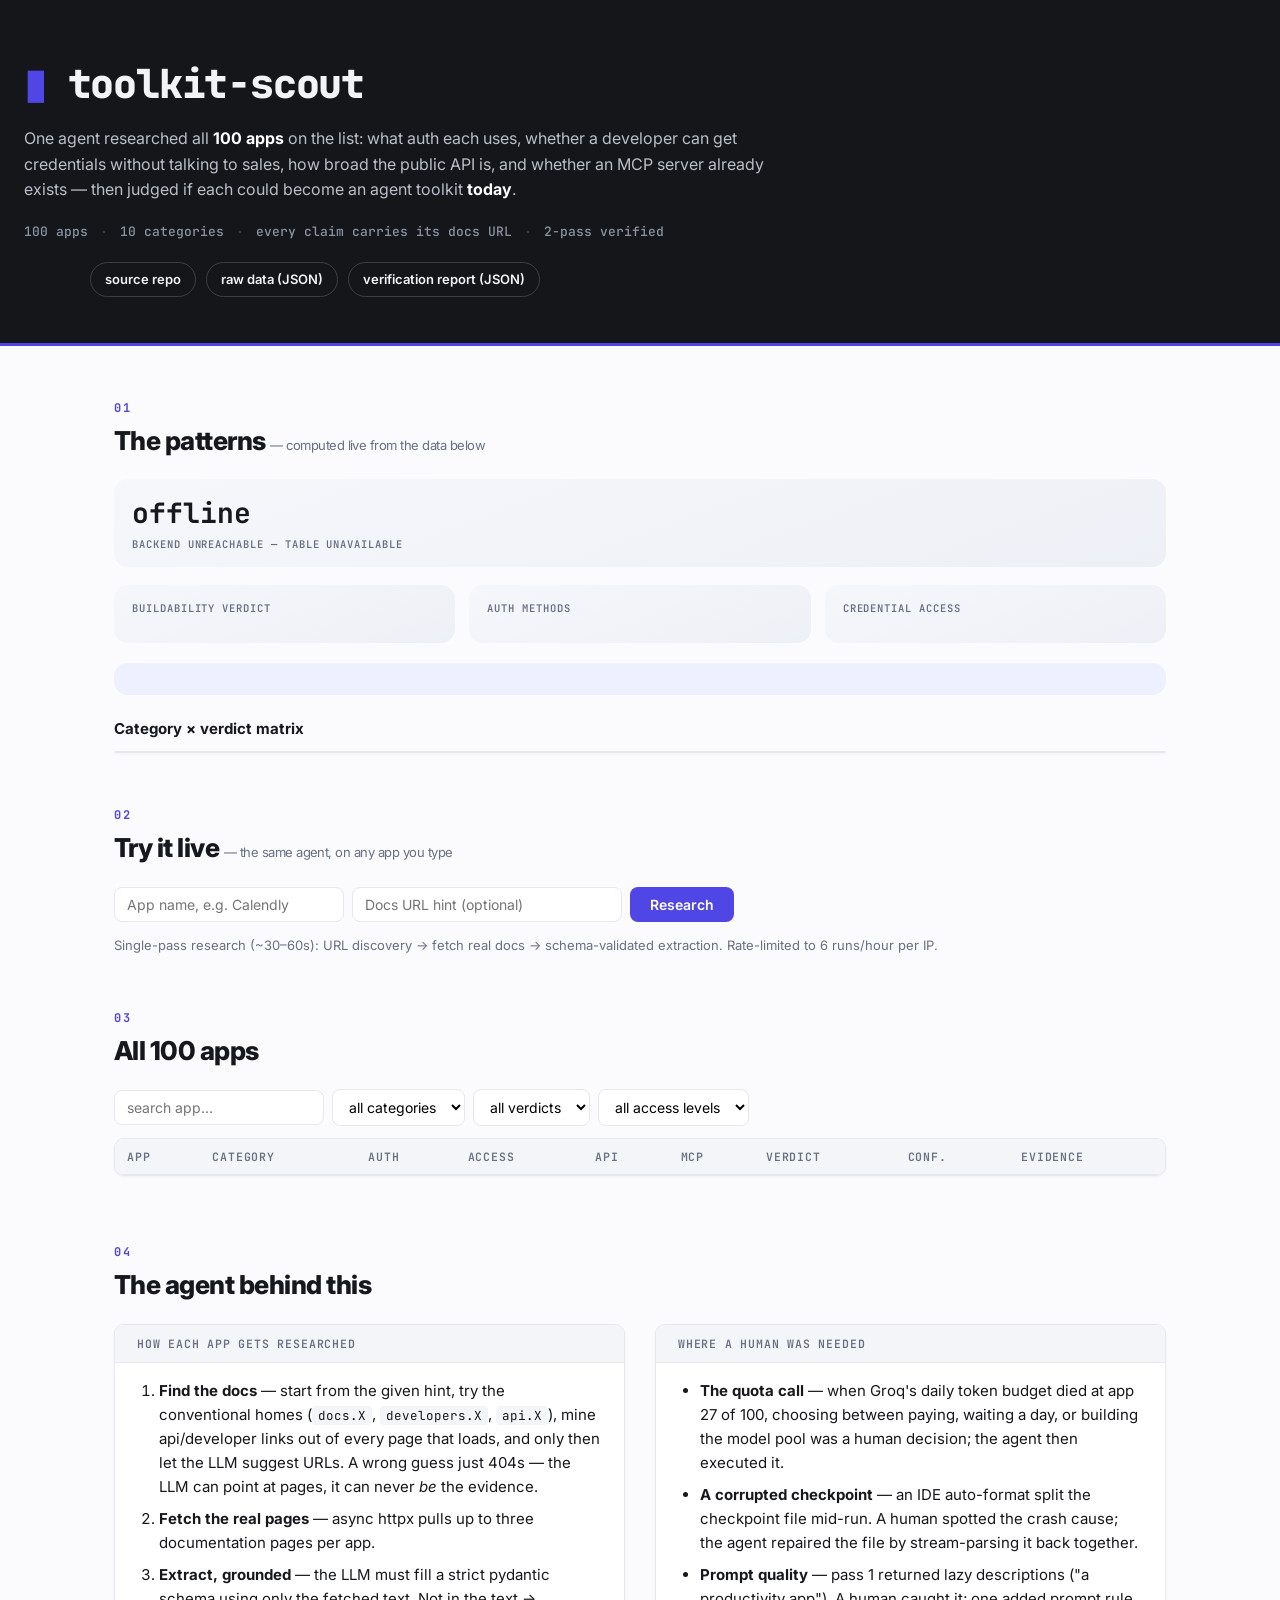
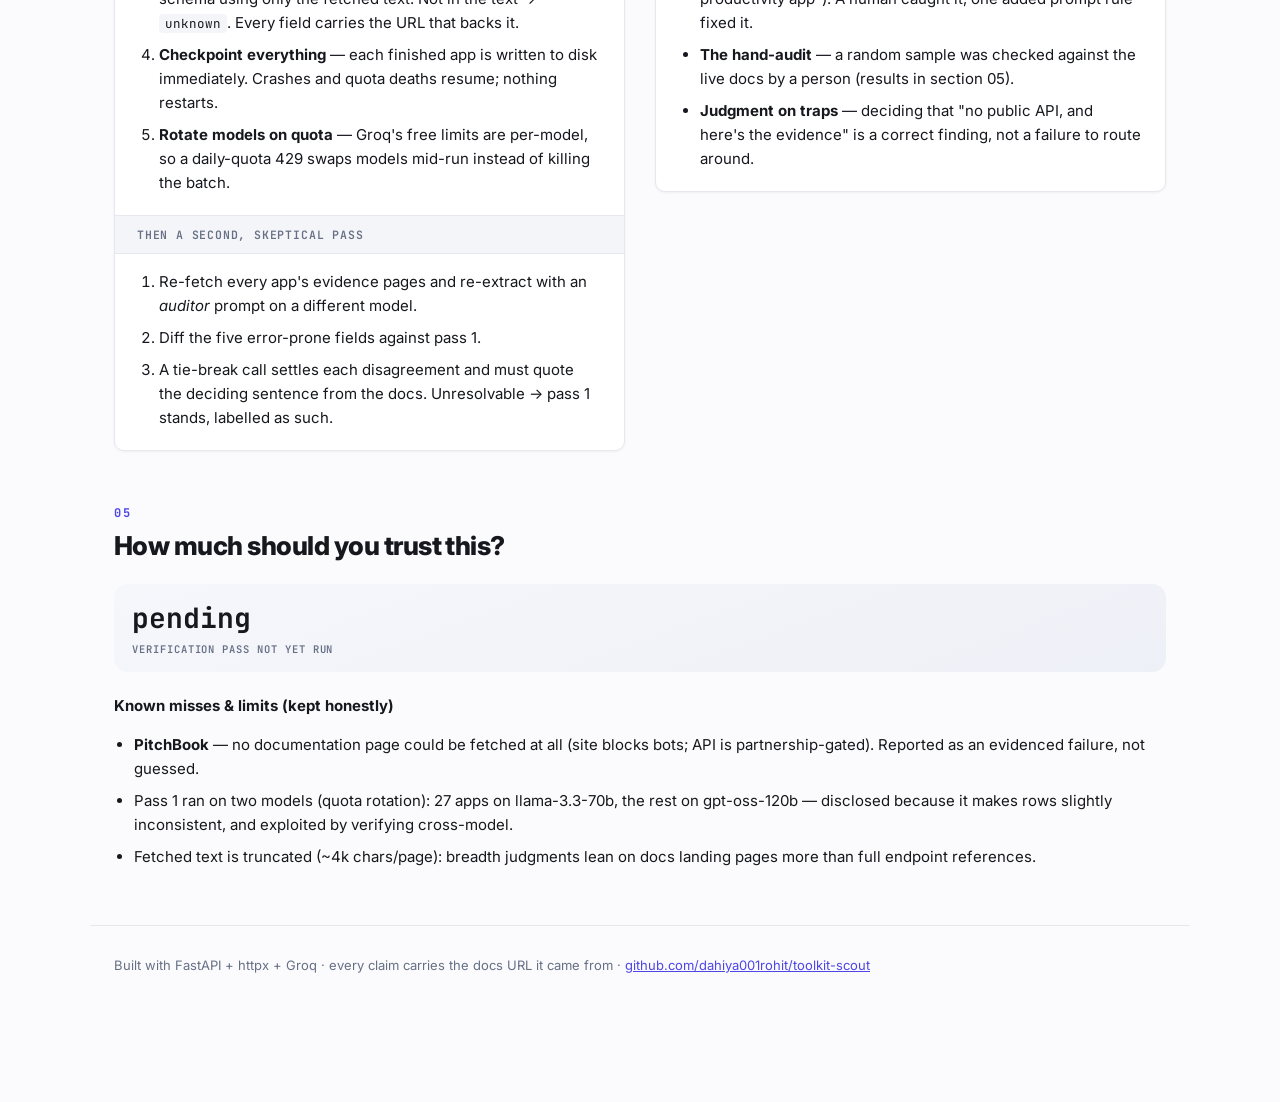
<file: frontend/index.html>
<!DOCTYPE html>
<html lang="en">
<head>
<meta charset="utf-8">
<meta name="viewport" content="width=device-width, initial-scale=1">
<title>toolkit-scout — 100 apps researched for agent-toolkit buildability</title>
<link rel="preconnect" href="https://fonts.googleapis.com">
<link rel="preconnect" href="https://fonts.gstatic.com" crossorigin>
<link href="https://fonts.googleapis.com/css2?family=Inter:wght@400;600;800&family=JetBrains+Mono:wght@500;700&display=swap" rel="stylesheet">
<link rel="stylesheet" href="style.css">
</head>
<body>

<header>
  <h1>toolkit-scout</h1>
  <p class="sub">One agent researched all <strong>100 apps</strong> on the list:
     what auth each uses, whether a developer can get credentials without talking to
     sales, how broad the public API is, and whether an MCP server already exists —
     then judged if each could become an agent toolkit <strong>today</strong>.</p>
  <p class="meta"><span>100 apps</span><span>10 categories</span>
     <span>every claim carries its docs URL</span><span>2-pass verified</span></p>
  <nav>
    <a href="https://github.com/dahiya001rohit/toolkit-scout">source repo</a>
    <a id="link-data" href="#">raw data (JSON)</a>
    <a id="link-verif" href="#">verification report (JSON)</a>
  </nav>
</header>

<!-- 1 ── THE HEADLINE: patterns first, table later -->
<section id="patterns">
  <h2>The patterns <span class="hint">— computed live from the data below</span></h2>
  <div id="stat-tiles" class="tiles"></div>
  <div class="charts">
    <div class="chart"><h3>Buildability verdict</h3><div id="chart-verdict"></div></div>
    <div class="chart"><h3>Auth methods</h3><div id="chart-auth"></div></div>
    <div class="chart"><h3>Credential access</h3><div id="chart-access"></div></div>
  </div>
  <ul id="insights" class="insights"></ul>
  <h3>Category × verdict matrix</h3>
  <div class="scroll-x"><table id="matrix"></table></div>
</section>

<!-- 2 ── LIVE PROOF: research any app, right now -->
<section id="live">
  <h2>Try it live <span class="hint">— the same agent, on any app you type</span></h2>
  <form id="demo-form">
    <input id="demo-name" placeholder="App name, e.g. Calendly" maxlength="80" required>
    <input id="demo-hint" placeholder="Docs URL hint (optional)">
    <button type="submit">Research</button>
  </form>
  <div id="demo-log" class="log" hidden></div>
  <div id="demo-result"></div>
  <p class="hint">Single-pass research (~30–60s): URL discovery → fetch real docs →
     schema-validated extraction. Rate-limited to 6 runs/hour per IP.</p>
</section>

<!-- 3 ── THE 100 ROWS -->
<section id="table-section">
  <h2>All 100 apps</h2>
  <div class="filters">
    <input id="f-search" placeholder="search app…">
    <select id="f-category"><option value="">all categories</option></select>
    <select id="f-verdict"><option value="">all verdicts</option></select>
    <select id="f-access"><option value="">all access levels</option></select>
    <span id="f-count" class="hint"></span>
  </div>
  <div class="scroll-x"><table id="apps-table">
    <thead><tr>
      <th>App</th><th>Category</th><th>Auth</th><th>Access</th>
      <th>API</th><th>MCP</th><th>Verdict</th><th>Conf.</th><th>Evidence</th>
    </tr></thead>
    <tbody></tbody>
  </table></div>
  <div id="pager" class="pager"></div>
</section>

<!-- 4 ── THE AGENT: what was built, where humans were needed -->
<section id="agent">
  <h2>The agent behind this</h2>
  <div class="cols">
    <div class="panel">
      <h3>How each app gets researched</h3>
      <ol>
        <li><strong>Find the docs</strong> — start from the given hint, try the
            conventional homes (<code>docs.X</code>, <code>developers.X</code>,
            <code>api.X</code>), mine api/developer links out of every page that loads,
            and only then let the LLM suggest URLs. A wrong guess just 404s — the LLM
            can point at pages, it can never <em>be</em> the evidence.</li>
        <li><strong>Fetch the real pages</strong> — async httpx pulls up to three
            documentation pages per app.</li>
        <li><strong>Extract, grounded</strong> — the LLM must fill a strict pydantic
            schema using only the fetched text. Not in the text → <code>unknown</code>.
            Every field carries the URL that backs it.</li>
        <li><strong>Checkpoint everything</strong> — each finished app is written to
            disk immediately. Crashes and quota deaths resume; nothing restarts.</li>
        <li><strong>Rotate models on quota</strong> — Groq's free limits are per-model,
            so a daily-quota 429 swaps models mid-run instead of killing the batch.</li>
      </ol>
      <h3>Then a second, skeptical pass</h3>
      <ol>
        <li>Re-fetch every app's evidence pages and re-extract with an
            <em>auditor</em> prompt on a different model.</li>
        <li>Diff the five error-prone fields against pass 1.</li>
        <li>A tie-break call settles each disagreement and must quote the deciding
            sentence from the docs. Unresolvable → pass 1 stands, labelled as such.</li>
      </ol>
    </div>
    <div class="panel">
      <h3>Where a human was needed</h3>
      <ul>
        <li><strong>The quota call</strong> — when Groq's daily token budget died at
            app 27 of 100, choosing between paying, waiting a day, or building the
            model pool was a human decision; the agent then executed it.</li>
        <li><strong>A corrupted checkpoint</strong> — an IDE auto-format split the
            checkpoint file mid-run. A human spotted the crash cause; the agent
            repaired the file by stream-parsing it back together.</li>
        <li><strong>Prompt quality</strong> — pass 1 returned lazy descriptions
            ("a productivity app"). A human caught it; one added prompt rule fixed it.</li>
        <li><strong>The hand-audit</strong> — a random sample was checked against the
            live docs by a person (results in section 05).</li>
        <li><strong>Judgment on traps</strong> — deciding that "no public API, and
            here's the evidence" is a correct finding, not a failure to route around.</li>
      </ul>
    </div>
  </div>
</section>

<!-- 5 ── VERIFICATION: the honest part -->
<section id="verification">
  <h2>How much should you trust this?</h2>
  <div id="verif-tiles" class="tiles"></div>
  <div id="verif-detail"></div>
  <h3>Known misses &amp; limits (kept honestly)</h3>
  <ul id="known-misses">
    <li><strong>PitchBook</strong> — no documentation page could be fetched at all (site
        blocks bots; API is partnership-gated). Reported as an evidenced failure, not guessed.</li>
    <li>Pass 1 ran on two models (quota rotation): 27 apps on llama-3.3-70b, the rest on
        gpt-oss-120b — disclosed because it makes rows slightly inconsistent, and exploited
        by verifying cross-model.</li>
    <li>Fetched text is truncated (~4k chars/page): breadth judgments lean on docs
        landing pages more than full endpoint references.</li>
  </ul>
</section>

<footer>
  <p>Built with FastAPI + httpx + Groq · every claim carries the docs URL it came from ·
     <a href="https://github.com/dahiya001rohit/toolkit-scout">github.com/dahiya001rohit/toolkit-scout</a></p>
</footer>

<script src="app.js"></script>
</body>
</html>
</file>
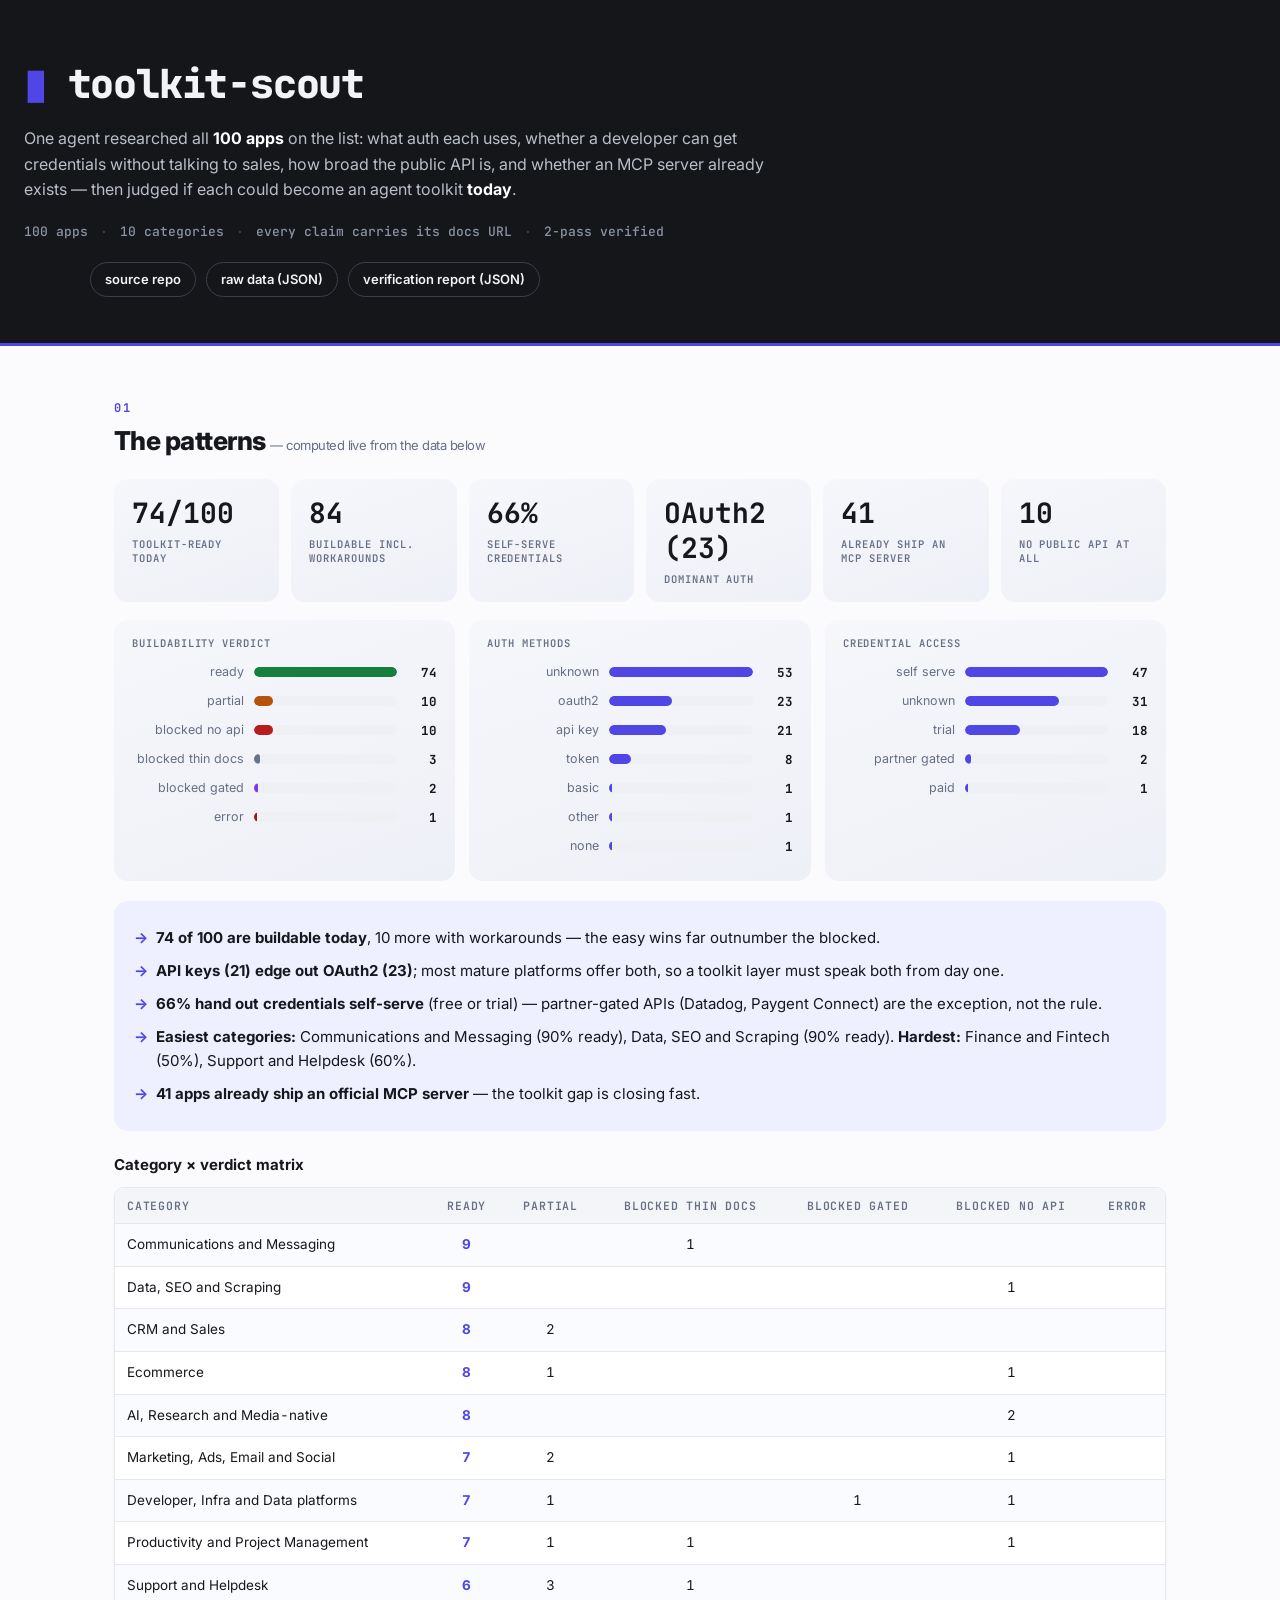
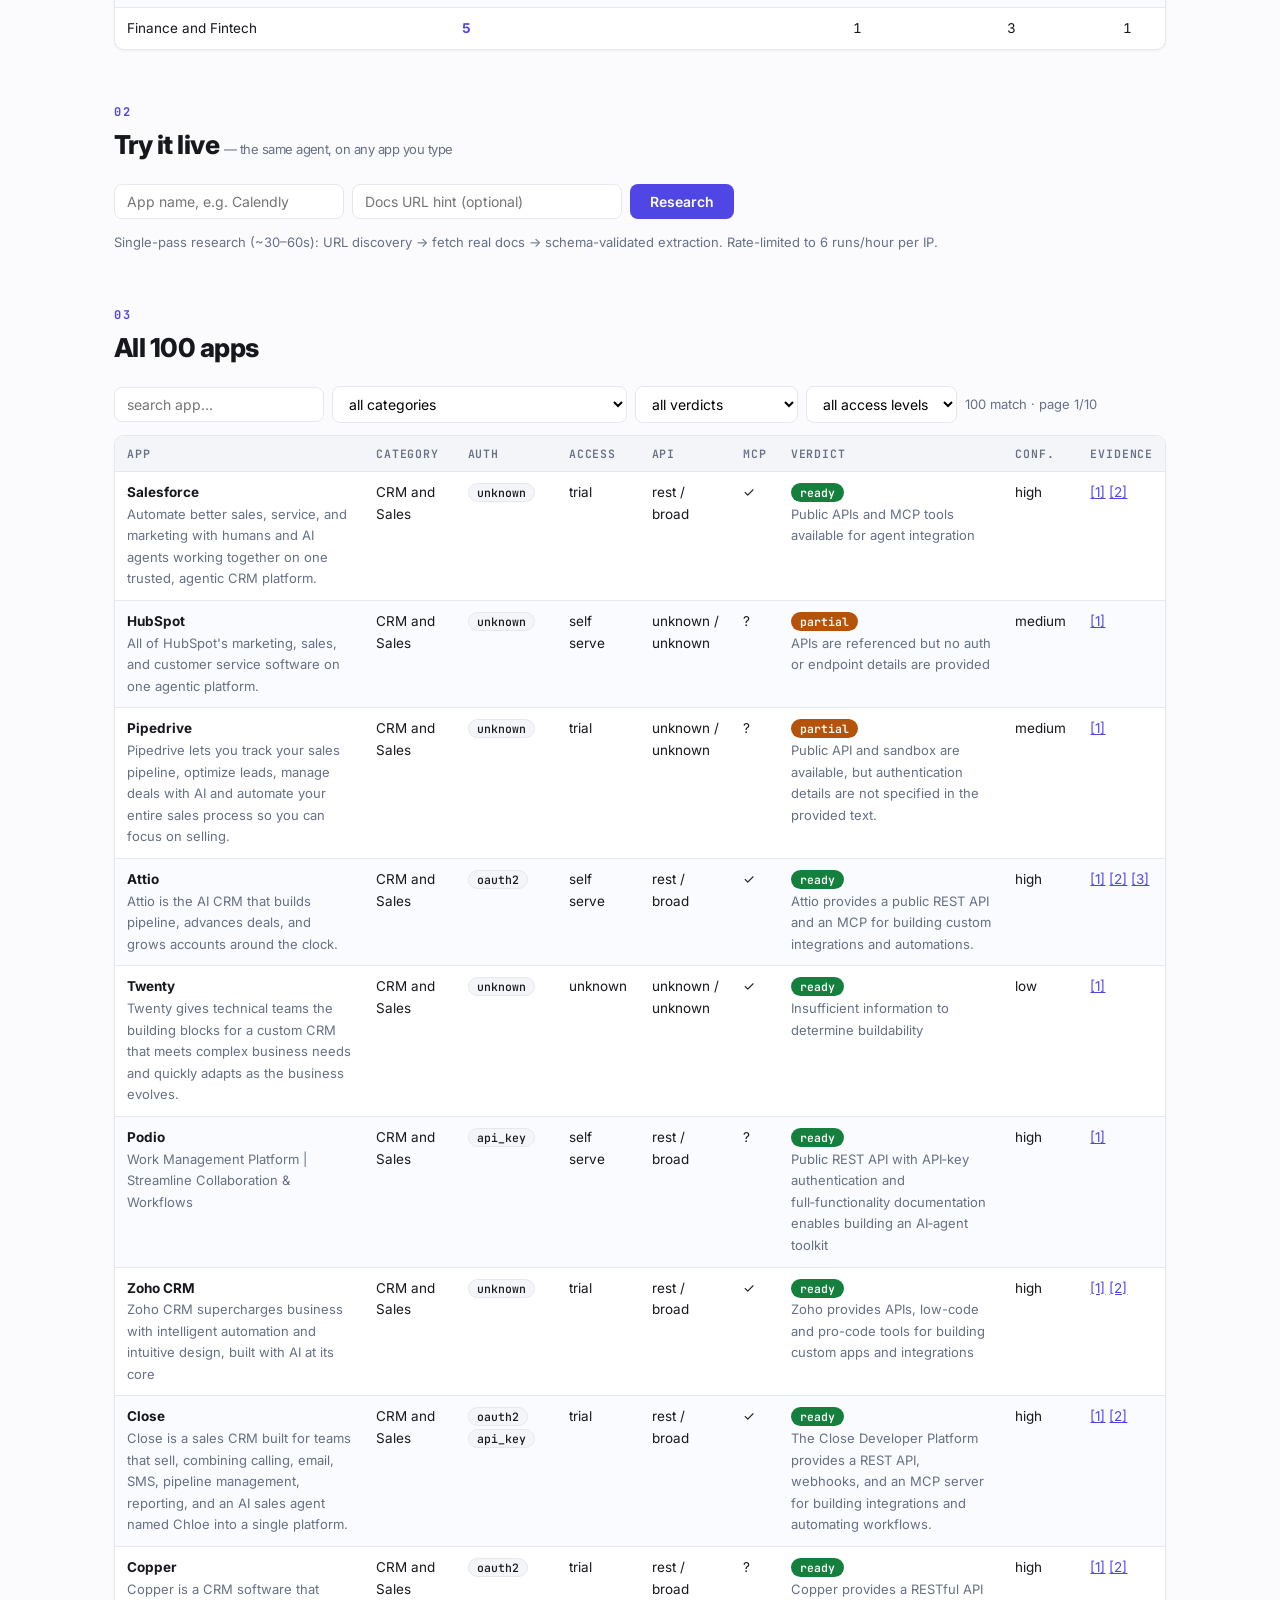
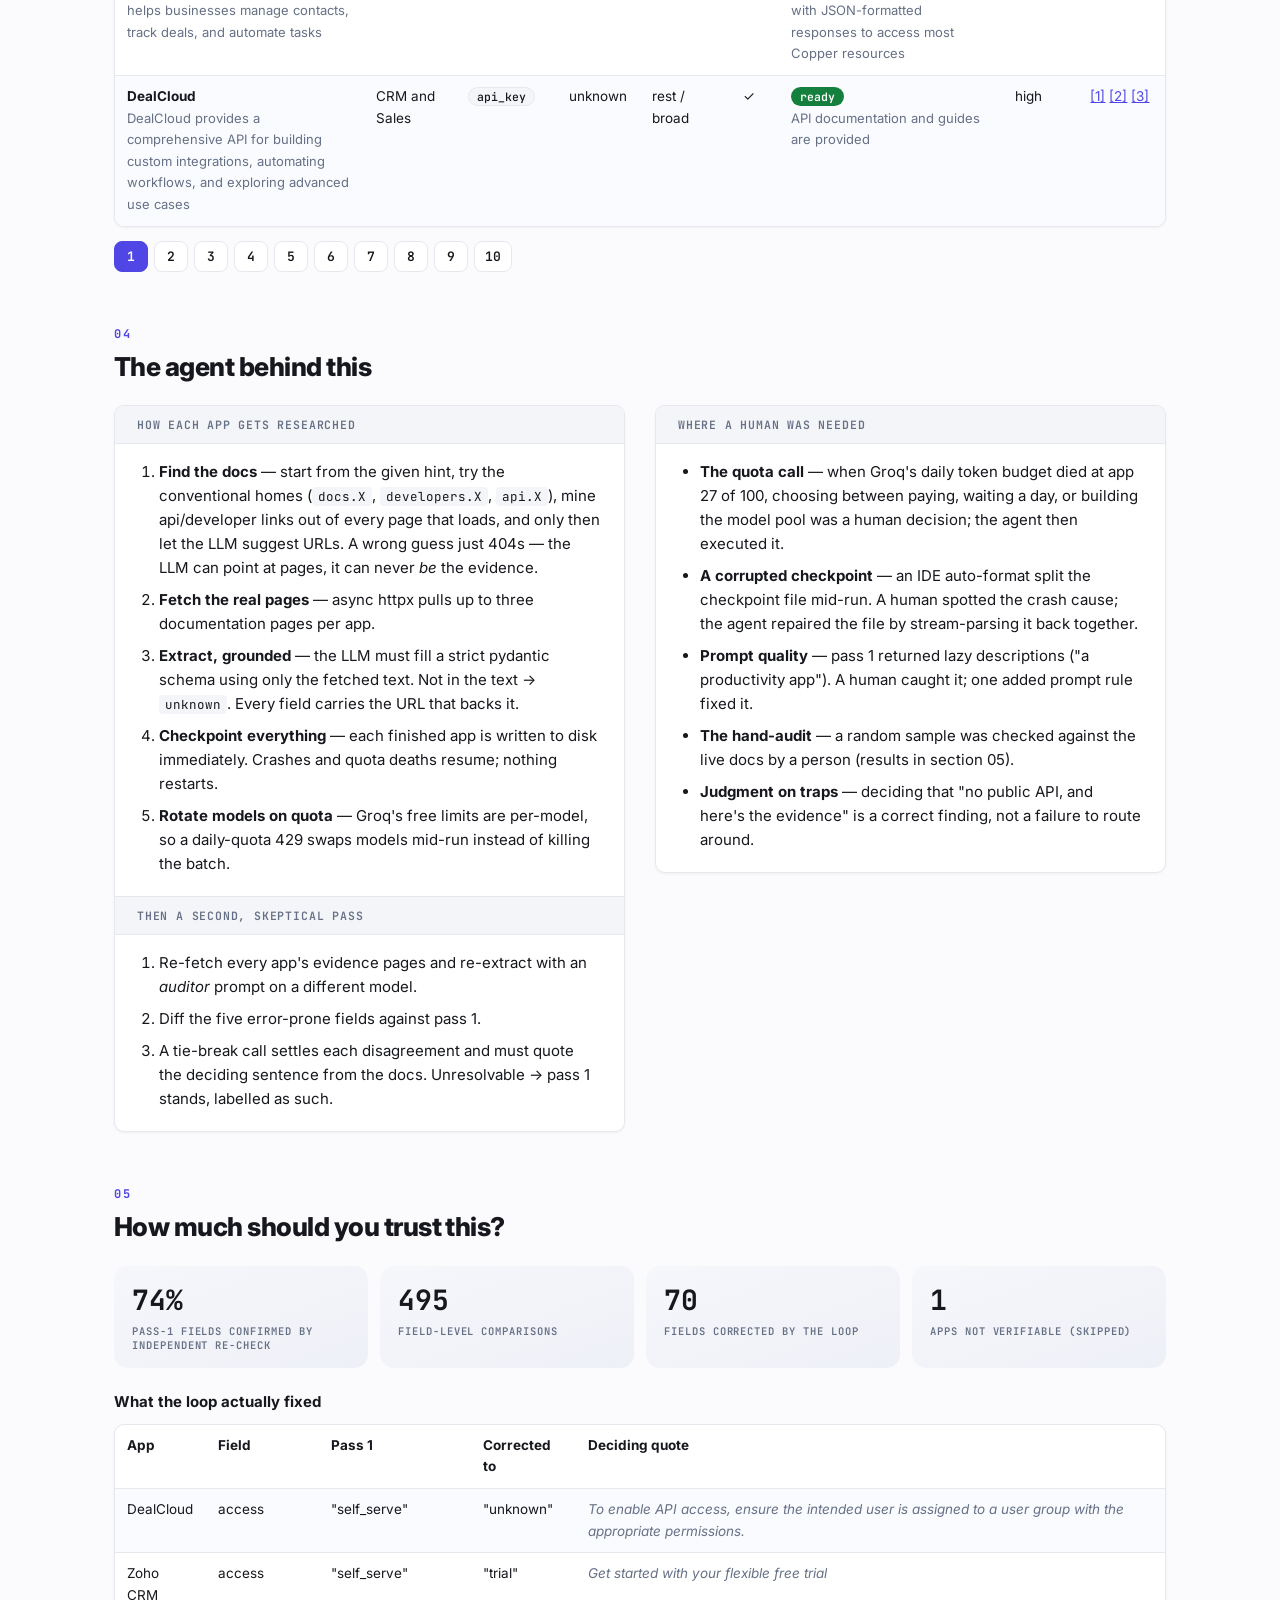
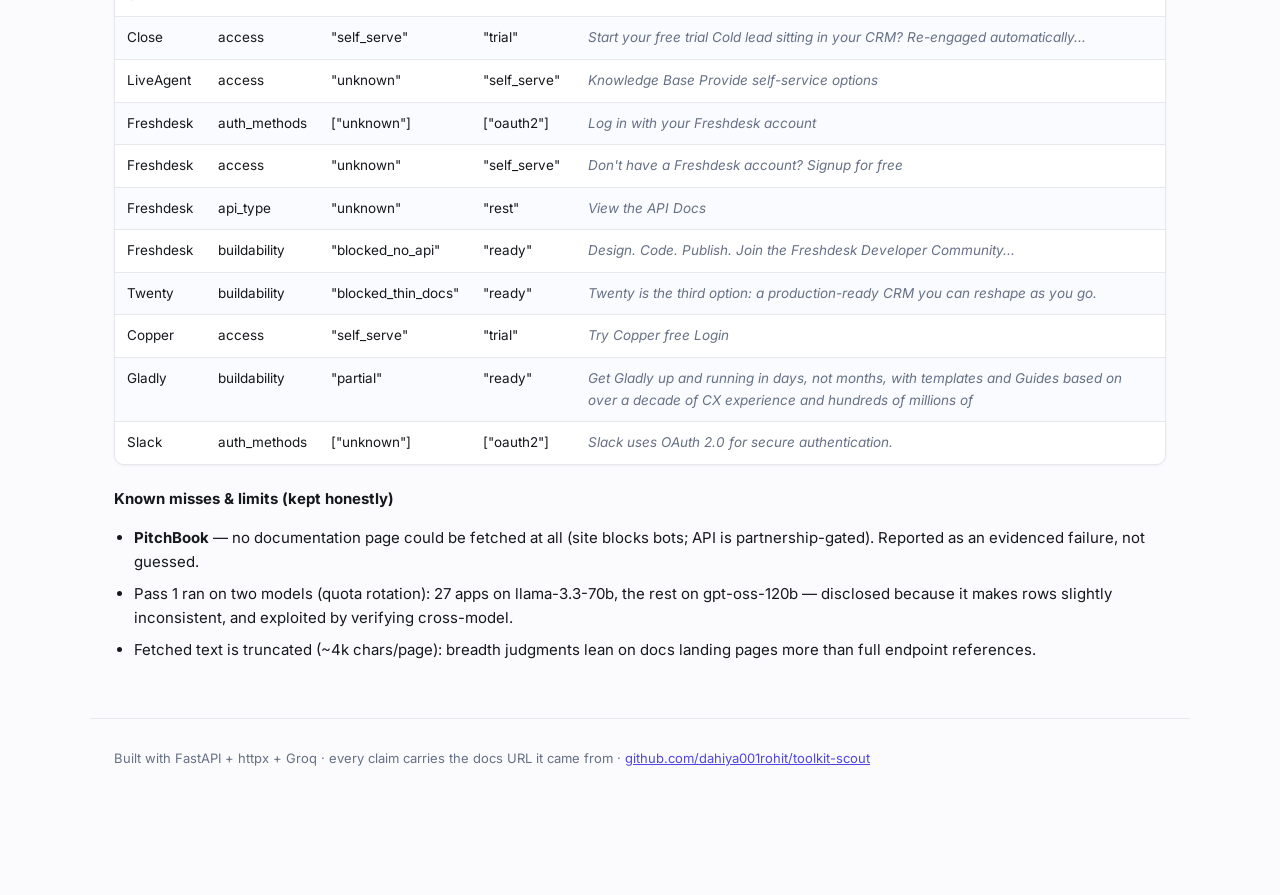
<file: toolkit-scout.html>
<!DOCTYPE html>
<html lang="en">
<head>
<meta charset="utf-8">
<meta name="viewport" content="width=device-width, initial-scale=1">
<title>toolkit-scout — 100 apps researched for agent-toolkit buildability</title>
<link rel="preconnect" href="https://fonts.googleapis.com">
<link rel="preconnect" href="https://fonts.gstatic.com" crossorigin>
<link href="https://fonts.googleapis.com/css2?family=Inter:wght@400;600;800&family=JetBrains+Mono:wght@500;700&display=swap" rel="stylesheet">
<style>
/* toolkit-scout case study — editorial, data-dense, no framework. */

:root {
  --ink: #16181d; --muted: #667085; --line: #e6e8ee; --bg: #fbfbfd;
  --card: #ffffff; --card2: #f4f5f8; --accent: #4f46e5; --accent-soft: #eef0ff;
  --dark: #14161a; --dark-ink: #f2f3f7;
  --ok: #15803d; --part: #b45309; --noapi: #b91c1c; --gated: #7c3aed;
  --thin: #64748b; --err: #991b1b;
  --mono: "JetBrains Mono", ui-monospace, Menlo, monospace;
}

* { box-sizing: border-box; }
body {
  margin: 0; padding: 0 0 70px; counter-reset: sec;
  font: 15px/1.6 "Inter", -apple-system, BlinkMacSystemFont, sans-serif;
  color: var(--ink); background: var(--bg);
}
section, footer { max-width: 1100px; margin: 56px auto; padding: 0 24px; }

/* ── dark hero ─────────────────────────────────────────────── */
header {
  background: var(--dark); color: var(--dark-ink); padding: 52px 24px 46px;
  border-bottom: 3px solid var(--accent);
}
header > * { max-width: 1100px; margin-left: auto; margin-right: auto; }
h1 {
  font-size: 40px; font-weight: 800; letter-spacing: -0.03em; margin: 0 0 10px;
  font-family: var(--mono);
}
h1::before { content: "▮ "; color: var(--accent); }
.sub { color: #b9bec9; max-width: 760px; margin: 0 0 20px; font-size: 16px; }
.sub strong { color: #fff; }
nav { display: flex; gap: 10px; flex-wrap: wrap; }
nav a {
  color: var(--dark-ink); text-decoration: none; font-size: 13px; font-weight: 600;
  border: 1px solid #3a3f4a; border-radius: 999px; padding: 6px 14px;
}
nav a:hover { border-color: var(--accent); color: #fff; background: rgba(79,70,229,.18); }

/* ── numbered section headings ─────────────────────────────── */
h2 {
  font-size: 26px; font-weight: 800; letter-spacing: -0.02em; margin: 0 0 18px;
}
h2::before {
  counter-increment: sec; content: "0" counter(sec);
  display: block; font: 700 12px/1 var(--mono); color: var(--accent);
  letter-spacing: .18em; margin-bottom: 6px;
}
h3 { font-size: 15px; font-weight: 700; margin: 22px 0 10px; }
.hint { color: var(--muted); font-size: 13px; font-weight: 400; }
code { background: var(--card2); padding: 1px 6px; border-radius: 4px; font: 12.5px var(--mono); }
a { color: var(--accent); }

/* ── hero meta chips ───────────────────────────────────────── */
.meta { display: flex; flex-wrap: wrap; gap: 8px 0; margin: 0 0 22px; font: 500 13px var(--mono); color: #8b93a3; }
.meta span + span::before { content: "·"; margin: 0 12px; color: #3a3f4a; }

/* ── stat tiles ────────────────────────────────────────────── */
.tiles { display: grid; grid-template-columns: repeat(auto-fit, minmax(165px, 1fr)); gap: 12px; margin: 18px 0; }
.tile {
  background: linear-gradient(160deg, #f6f7fb, #eef0f7);
  border-radius: 14px; padding: 16px 18px;
}
.tile .big { font: 700 28px/1.25 var(--mono); display: block; color: var(--ink); }
.tile .lbl {
  font: 600 10.5px var(--mono); text-transform: uppercase; letter-spacing: .09em;
  color: var(--muted); margin-top: 7px; display: block;
}

/* ── charts ────────────────────────────────────────────────── */
.charts { display: grid; grid-template-columns: repeat(auto-fit, minmax(260px, 1fr)); gap: 14px; }
.chart {
  background: linear-gradient(160deg, #f6f7fb, #eef0f7);
  border-radius: 14px; padding: 16px 18px;
}
.chart h3 {
  margin: 0 0 12px; font: 600 10.5px var(--mono); text-transform: uppercase;
  letter-spacing: .09em; color: var(--muted);
}
.bar-row { display: grid; grid-template-columns: 112px 1fr 30px; align-items: center; gap: 10px; margin: 9px 0; font-size: 12.5px; }
.bar-row .lbl { text-align: right; color: var(--muted); }
.bar-row .track { background: #eef0f4; border-radius: 999px; height: 10px; overflow: hidden; }
.bar-row .bar { height: 100%; border-radius: 999px; background: var(--accent); min-width: 3px; }
.bar-row .n { font: 700 12.5px var(--mono); text-align: right; }

.insights {
  list-style: none; background: var(--accent-soft); border-radius: 14px;
  padding: 16px 20px; margin: 20px 0;
}
.insights li { padding-left: 22px; margin: 9px 0; position: relative; }
.insights li::before {
  content: "→"; position: absolute; left: 0; color: var(--accent); font-weight: 700;
}

/* bordered prose panels (agent section) — styled like the results table:
   same card shell, h3s rendered as table-header bars */
.panel {
  background: var(--card); border: 1px solid var(--line); border-radius: 10px;
  box-shadow: 0 1px 3px rgba(16,24,40,.05); padding: 0; overflow: hidden;
  align-self: start;
}
.panel h3 {
  margin: 0; padding: 11px 22px; background: var(--card2);
  font: 600 11.5px var(--mono); text-transform: uppercase; letter-spacing: .07em;
  color: var(--muted); border-bottom: 1px solid var(--line);
}
.panel h3 + * { margin-top: 16px; }
.panel ol, .panel ul { margin: 16px 0 20px; padding: 0 24px 0 44px; }
.panel > *:not(h3):not(:last-child) { border-bottom: 0; }
.panel h3:not(:first-child) { border-top: 1px solid var(--line); }

/* ── tables (matrix + main) ────────────────────────────────── */
.scroll-x {
  overflow-x: auto; background: var(--card); border: 1px solid var(--line);
  border-radius: 10px; box-shadow: 0 1px 3px rgba(16,24,40,.05);
}
table { border-collapse: collapse; width: 100%; font-size: 13.5px; }
th, td { text-align: left; padding: 10px 12px; border-bottom: 1px solid var(--line); vertical-align: top; }
thead th, #matrix tr:first-child th {
  background: var(--card2); font: 600 11.5px var(--mono); text-transform: uppercase;
  letter-spacing: .07em; color: var(--muted); position: sticky; top: 0;
}
tbody tr:nth-child(even) td { background: #fafbfe; }
tbody tr:hover td { background: var(--accent-soft); }
tbody tr:last-child td { border-bottom: 0; }
#matrix td, #matrix th { text-align: center; font-variant-numeric: tabular-nums; }
#matrix td:first-child, #matrix th:first-child { text-align: left; }
#matrix .hot { font-weight: 700; color: var(--accent); }

/* ── badges & pills ────────────────────────────────────────── */
.badge {
  display: inline-block; padding: 2px 9px; border-radius: 999px;
  font: 600 11.5px var(--mono); color: #fff; white-space: nowrap;
}
.b-ready { background: var(--ok); } .b-partial { background: var(--part); }
.b-blocked_no_api { background: var(--noapi); } .b-blocked_gated { background: var(--gated); }
.b-blocked_thin_docs { background: var(--thin); } .b-error { background: var(--err); }
.b-unknown { background: var(--muted); }
.pill {
  display: inline-block; background: var(--card2); border: 1px solid var(--line);
  border-radius: 999px; padding: 1px 8px; font: 500 11.5px var(--mono); margin: 1px 2px 1px 0;
}

/* ── filters + pagination ──────────────────────────────────── */
.filters { display: flex; flex-wrap: wrap; gap: 8px; align-items: center; margin-bottom: 12px; }
.filters input, .filters select, #demo-form input {
  padding: 8px 12px; border: 1px solid var(--line); border-radius: 8px;
  font: 14px "Inter", sans-serif; background: var(--card);
}
#f-search { width: 210px; }
.pager { display: flex; gap: 6px; margin-top: 14px; flex-wrap: wrap; }
.pager button {
  min-width: 34px; padding: 6px 10px; border: 1px solid var(--line); border-radius: 8px;
  background: var(--card); font: 600 13px var(--mono); cursor: pointer; color: var(--ink);
}
.pager button:hover { border-color: var(--accent); color: var(--accent); }
.pager button.cur { background: var(--accent); border-color: var(--accent); color: #fff; }

/* ── live demo ─────────────────────────────────────────────── */
#demo-form { display: flex; flex-wrap: wrap; gap: 8px; margin-bottom: 10px; }
#demo-name { width: 230px; } #demo-hint { width: 270px; }
#demo-form button {
  padding: 8px 20px; border: 0; border-radius: 8px; background: var(--accent);
  color: #fff; font: 600 14px "Inter", sans-serif; cursor: pointer;
}
#demo-form button:hover { background: #4338ca; }
#demo-form button:disabled { opacity: .5; cursor: wait; }
.log {
  background: var(--dark); color: #cbd5e1; border-radius: 10px; padding: 14px 16px;
  font: 12.5px/1.7 var(--mono); max-height: 190px; overflow-y: auto;
}
.log .row { display: flex; gap: 9px; align-items: baseline; }
.log .row::before { flex-shrink: 0; width: 12px; }
.log .row.active::before { content: "●"; color: var(--accent); animation: pulse 1s infinite; }
.log .row.done::before { content: "✓"; color: #9ae6b4; }
.log .row.done { color: #7c8698; }
.log .row.fail::before { content: "✗"; color: #f87171; }
.log .row.fail { color: #f87171; }
@keyframes pulse { 50% { opacity: .25; } }
.result-card {
  background: linear-gradient(160deg, #f6f7fb, #eef0f7);
  border-radius: 14px; padding: 18px 20px; margin-top: 12px;
}
.result-card > strong { font: 700 17px/1.3 "Inter", sans-serif; margin-right: 8px; }
.result-card dl { display: grid; grid-template-columns: 130px 1fr; gap: 7px 14px; margin: 12px 0 0; }
.result-card dt {
  font: 600 10.5px var(--mono); text-transform: uppercase; letter-spacing: .09em;
  color: var(--muted); padding-top: 2px;
}
.result-card dd { margin: 0; overflow-wrap: anywhere; font-size: 14px; }

/* ── prose columns / verification / footer ─────────────────── */
.cols { display: grid; grid-template-columns: 1fr 1fr; gap: 30px; }
@media (max-width: 760px) { .cols { grid-template-columns: 1fr; } h1 { font-size: 30px; } }
#known-misses { padding-left: 20px; }
.cols li, #known-misses li { margin: 8px 0; }
.quote { color: var(--muted); font-style: italic; }
footer { border-top: 1px solid var(--line); padding-top: 16px; color: var(--muted); font-size: 13px; }

</style>
</head>
<body>

<header>
  <h1>toolkit-scout</h1>
  <p class="sub">One agent researched all <strong>100 apps</strong> on the list:
     what auth each uses, whether a developer can get credentials without talking to
     sales, how broad the public API is, and whether an MCP server already exists —
     then judged if each could become an agent toolkit <strong>today</strong>.</p>
  <p class="meta"><span>100 apps</span><span>10 categories</span>
     <span>every claim carries its docs URL</span><span>2-pass verified</span></p>
  <nav>
    <a href="https://github.com/dahiya001rohit/toolkit-scout">source repo</a>
    <a id="link-data" href="#">raw data (JSON)</a>
    <a id="link-verif" href="#">verification report (JSON)</a>
  </nav>
</header>

<!-- 1 ── THE HEADLINE: patterns first, table later -->
<section id="patterns">
  <h2>The patterns <span class="hint">— computed live from the data below</span></h2>
  <div id="stat-tiles" class="tiles"></div>
  <div class="charts">
    <div class="chart"><h3>Buildability verdict</h3><div id="chart-verdict"></div></div>
    <div class="chart"><h3>Auth methods</h3><div id="chart-auth"></div></div>
    <div class="chart"><h3>Credential access</h3><div id="chart-access"></div></div>
  </div>
  <ul id="insights" class="insights"></ul>
  <h3>Category × verdict matrix</h3>
  <div class="scroll-x"><table id="matrix"></table></div>
</section>

<!-- 2 ── LIVE PROOF: research any app, right now -->
<section id="live">
  <h2>Try it live <span class="hint">— the same agent, on any app you type</span></h2>
  <form id="demo-form">
    <input id="demo-name" placeholder="App name, e.g. Calendly" maxlength="80" required>
    <input id="demo-hint" placeholder="Docs URL hint (optional)">
    <button type="submit">Research</button>
  </form>
  <div id="demo-log" class="log" hidden></div>
  <div id="demo-result"></div>
  <p class="hint">Single-pass research (~30–60s): URL discovery → fetch real docs →
     schema-validated extraction. Rate-limited to 6 runs/hour per IP.</p>
</section>

<!-- 3 ── THE 100 ROWS -->
<section id="table-section">
  <h2>All 100 apps</h2>
  <div class="filters">
    <input id="f-search" placeholder="search app…">
    <select id="f-category"><option value="">all categories</option></select>
    <select id="f-verdict"><option value="">all verdicts</option></select>
    <select id="f-access"><option value="">all access levels</option></select>
    <span id="f-count" class="hint"></span>
  </div>
  <div class="scroll-x"><table id="apps-table">
    <thead><tr>
      <th>App</th><th>Category</th><th>Auth</th><th>Access</th>
      <th>API</th><th>MCP</th><th>Verdict</th><th>Conf.</th><th>Evidence</th>
    </tr></thead>
    <tbody></tbody>
  </table></div>
  <div id="pager" class="pager"></div>
</section>

<!-- 4 ── THE AGENT: what was built, where humans were needed -->
<section id="agent">
  <h2>The agent behind this</h2>
  <div class="cols">
    <div class="panel">
      <h3>How each app gets researched</h3>
      <ol>
        <li><strong>Find the docs</strong> — start from the given hint, try the
            conventional homes (<code>docs.X</code>, <code>developers.X</code>,
            <code>api.X</code>), mine api/developer links out of every page that loads,
            and only then let the LLM suggest URLs. A wrong guess just 404s — the LLM
            can point at pages, it can never <em>be</em> the evidence.</li>
        <li><strong>Fetch the real pages</strong> — async httpx pulls up to three
            documentation pages per app.</li>
        <li><strong>Extract, grounded</strong> — the LLM must fill a strict pydantic
            schema using only the fetched text. Not in the text → <code>unknown</code>.
            Every field carries the URL that backs it.</li>
        <li><strong>Checkpoint everything</strong> — each finished app is written to
            disk immediately. Crashes and quota deaths resume; nothing restarts.</li>
        <li><strong>Rotate models on quota</strong> — Groq's free limits are per-model,
            so a daily-quota 429 swaps models mid-run instead of killing the batch.</li>
      </ol>
      <h3>Then a second, skeptical pass</h3>
      <ol>
        <li>Re-fetch every app's evidence pages and re-extract with an
            <em>auditor</em> prompt on a different model.</li>
        <li>Diff the five error-prone fields against pass 1.</li>
        <li>A tie-break call settles each disagreement and must quote the deciding
            sentence from the docs. Unresolvable → pass 1 stands, labelled as such.</li>
      </ol>
    </div>
    <div class="panel">
      <h3>Where a human was needed</h3>
      <ul>
        <li><strong>The quota call</strong> — when Groq's daily token budget died at
            app 27 of 100, choosing between paying, waiting a day, or building the
            model pool was a human decision; the agent then executed it.</li>
        <li><strong>A corrupted checkpoint</strong> — an IDE auto-format split the
            checkpoint file mid-run. A human spotted the crash cause; the agent
            repaired the file by stream-parsing it back together.</li>
        <li><strong>Prompt quality</strong> — pass 1 returned lazy descriptions
            ("a productivity app"). A human caught it; one added prompt rule fixed it.</li>
        <li><strong>The hand-audit</strong> — a random sample was checked against the
            live docs by a person (results in section 05).</li>
        <li><strong>Judgment on traps</strong> — deciding that "no public API, and
            here's the evidence" is a correct finding, not a failure to route around.</li>
      </ul>
    </div>
  </div>
</section>

<!-- 5 ── VERIFICATION: the honest part -->
<section id="verification">
  <h2>How much should you trust this?</h2>
  <div id="verif-tiles" class="tiles"></div>
  <div id="verif-detail"></div>
  <h3>Known misses &amp; limits (kept honestly)</h3>
  <ul id="known-misses">
    <li><strong>PitchBook</strong> — no documentation page could be fetched at all (site
        blocks bots; API is partnership-gated). Reported as an evidenced failure, not guessed.</li>
    <li>Pass 1 ran on two models (quota rotation): 27 apps on llama-3.3-70b, the rest on
        gpt-oss-120b — disclosed because it makes rows slightly inconsistent, and exploited
        by verifying cross-model.</li>
    <li>Fetched text is truncated (~4k chars/page): breadth judgments lean on docs
        landing pages more than full endpoint references.</li>
  </ul>
</section>

<footer>
  <p>Built with FastAPI + httpx + Groq · every claim carries the docs URL it came from ·
     <a href="https://github.com/dahiya001rohit/toolkit-scout">github.com/dahiya001rohit/toolkit-scout</a></p>
</footer>

<script>
/* embedded at build time so this file works offline from disk */
window.TS_DATA = {"generated_at":"2026-07-09T16:30:15+00:00","total":100,"apps":[{"id":"b29e88","name":"Salesforce","category":"CRM and Sales","hint":"salesforce.com","result":{"description":"Automate better sales, service, and marketing with humans and AI agents working together on one trusted, agentic CRM platform.","auth_methods":["unknown"],"auth_evidence_url":null,"access":"trial","access_evidence_url":"https://www.salesforce.com/in/?ir=1","api_type":"rest","api_breadth":"broad","api_evidence_url":"https://developer.salesforce.com","has_mcp":true,"mcp_evidence_url":"https://developer.salesforce.com","buildability":"ready","buildability_reason":"Public APIs and MCP tools available for agent integration","confidence":"high"},"sources_fetched":["https://www.salesforce.com/in/?ir=1","https://developer.salesforce.com","https://developer.salesforce.com/events"],"error":null,"researched_at":"2026-07-09T13:39:13+00:00"},{"id":"ada98f","name":"HubSpot","category":"CRM and Sales","hint":"hubspot.com","result":{"description":"All of HubSpot's marketing, sales, and customer service software on one agentic platform.","auth_methods":["unknown"],"auth_evidence_url":null,"access":"self_serve","access_evidence_url":"https://developers.hubspot.com","api_type":"unknown","api_breadth":"unknown","api_evidence_url":null,"has_mcp":null,"mcp_evidence_url":null,"buildability":"partial","buildability_reason":"APIs are referenced but no auth or endpoint details are provided","confidence":"medium"},"sources_fetched":["https://www.hubspot.com/","https://developers.hubspot.com","https://developers.hubspot.com/"],"error":null,"researched_at":"2026-07-09T13:14:47+00:00"},{"id":"82d20a","name":"Pipedrive","category":"CRM and Sales","hint":"pipedrive.com","result":{"description":"Pipedrive lets you track your sales pipeline, optimize leads, manage deals with AI and automate your entire sales process so you can focus on selling.","auth_methods":["unknown"],"auth_evidence_url":null,"access":"trial","access_evidence_url":"https://developers.pipedrive.com","api_type":"unknown","api_breadth":"unknown","api_evidence_url":"https://developers.pipedrive.com","has_mcp":null,"mcp_evidence_url":null,"buildability":"partial","buildability_reason":"Public API and sandbox are available, but authentication details are not specified in the provided text.","confidence":"medium"},"sources_fetched":["https://www.pipedrive.com/","https://developers.pipedrive.com","https://developers.pipedrive.com/"],"error":null,"researched_at":"2026-07-09T13:14:47+00:00"},{"id":"c6d5c8","name":"Attio","category":"CRM and Sales","hint":"attio.com","result":{"description":"Attio is the AI CRM that builds pipeline, advances deals, and grows accounts around the clock.","auth_methods":["oauth2"],"auth_evidence_url":"https://docs.attio.com/rest-api/overview","access":"self_serve","access_evidence_url":"https://attio.com","api_type":"rest","api_breadth":"broad","api_evidence_url":"https://docs.attio.com/rest-api/overview","has_mcp":true,"mcp_evidence_url":"https://docs.attio.com/docs/overview","buildability":"ready","buildability_reason":"Attio provides a public REST API and an MCP for building custom integrations and automations.","confidence":"high"},"sources_fetched":["https://attio.com","https://docs.attio.com/docs/overview","https://docs.attio.com/rest-api/overview"],"error":null,"researched_at":"2026-07-09T09:26:24+00:00"},{"id":"5a76f6","name":"Twenty","category":"CRM and Sales","hint":"twenty.com","result":{"description":"Twenty gives technical teams the building blocks for a custom CRM that meets complex business needs and quickly adapts as the business evolves.","auth_methods":["unknown"],"auth_evidence_url":null,"access":"unknown","access_evidence_url":null,"api_type":"unknown","api_breadth":"unknown","api_evidence_url":null,"has_mcp":true,"mcp_evidence_url":"https://docs.twenty.com/getting-started/introduction","buildability":"ready","buildability_reason":"Insufficient information to determine buildability","confidence":"low"},"sources_fetched":["https://twenty.com","https://developers.twenty.com","https://docs.twenty.com/getting-started/introduction"],"error":null,"researched_at":"2026-07-09T09:26:24+00:00"},{"id":"8b9f98","name":"Podio","category":"CRM and Sales","hint":"podio.com","result":{"description":"Work Management Platform | Streamline Collaboration & Workflows","auth_methods":["api_key"],"auth_evidence_url":"https://developers.podio.com","access":"self_serve","access_evidence_url":"https://developers.podio.com","api_type":"rest","api_breadth":"broad","api_evidence_url":"https://developers.podio.com","has_mcp":null,"mcp_evidence_url":null,"buildability":"ready","buildability_reason":"Public REST API with API\u2011key authentication and full\u2011functionality documentation enables building an AI\u2011agent toolkit","confidence":"high"},"sources_fetched":["https://podio.com","https://developers.podio.com","https://podio.com/login?provider=podio&return_to=https%3A%2F%2Fpodio.com%2Fdocs"],"error":null,"researched_at":"2026-07-09T13:14:47+00:00"},{"id":"aaca79","name":"Zoho CRM","category":"CRM and Sales","hint":"zoho.com/crm","result":{"description":"Zoho CRM supercharges business with intelligent automation and intuitive design, built with AI at its core","auth_methods":["unknown"],"auth_evidence_url":null,"access":"trial","access_evidence_url":"https://www.zoho.com/en-in/crm/","api_type":"rest","api_breadth":"broad","api_evidence_url":"https://www.zoho.com/developer/","has_mcp":true,"mcp_evidence_url":"https://www.zoho.com/developer/","buildability":"ready","buildability_reason":"Zoho provides APIs, low-code and pro-code tools for building custom apps and integrations","confidence":"high"},"sources_fetched":["https://www.zoho.com/en-in/crm/","https://www.zoho.com/developer/","https://docs.zoho.com"],"error":null,"researched_at":"2026-07-09T09:26:24+00:00"},{"id":"4c6a0c","name":"Close","category":"CRM and Sales","hint":"close.com","result":{"description":"Close is a sales CRM built for teams that sell, combining calling, email, SMS, pipeline management, reporting, and an AI sales agent named Chloe into a single platform.","auth_methods":["oauth2","api_key"],"auth_evidence_url":"https://developer.close.com","access":"trial","access_evidence_url":"https://close.com","api_type":"rest","api_breadth":"broad","api_evidence_url":"https://developer.close.com","has_mcp":true,"mcp_evidence_url":"https://developer.close.com","buildability":"ready","buildability_reason":"The Close Developer Platform provides a REST API, webhooks, and an MCP server for building integrations and automating workflows.","confidence":"high"},"sources_fetched":["https://close.com","https://developer.close.com","https://api.close.com"],"error":null,"researched_at":"2026-07-09T09:26:24+00:00"},{"id":"bc60e6","name":"Copper","category":"CRM and Sales","hint":"copper.com","result":{"description":"Copper is a CRM software that helps businesses manage contacts, track deals, and automate tasks","auth_methods":["oauth2"],"auth_evidence_url":"https://developer.copper.com","access":"trial","access_evidence_url":"https://www.copper.com/","api_type":"rest","api_breadth":"broad","api_evidence_url":"https://developer.copper.com","has_mcp":null,"mcp_evidence_url":null,"buildability":"ready","buildability_reason":"Copper provides a RESTful API with JSON-formatted responses to access most Copper resources","confidence":"high"},"sources_fetched":["https://www.copper.com/","https://docs.copper.com","https://developer.copper.com"],"error":null,"researched_at":"2026-07-09T09:26:28+00:00"},{"id":"975ca0","name":"DealCloud","category":"CRM and Sales","hint":"api.docs.dealcloud.com","result":{"description":"DealCloud provides a comprehensive API for building custom integrations, automating workflows, and exploring advanced use cases","auth_methods":["api_key"],"auth_evidence_url":"https://api.docs.dealcloud.com/docs/apikeys","access":"unknown","access_evidence_url":"https://api.docs.dealcloud.com/docs/apikeys","api_type":"rest","api_breadth":"broad","api_evidence_url":"https://api.docs.dealcloud.com/docs","has_mcp":true,"mcp_evidence_url":"https://api.docs.dealcloud.com","buildability":"ready","buildability_reason":"API documentation and guides are provided","confidence":"high"},"sources_fetched":["https://api.docs.dealcloud.com","https://api.docs.dealcloud.com/docs","https://api.docs.dealcloud.com/docs/apikeys"],"error":null,"researched_at":"2026-07-09T09:26:38+00:00"},{"id":"c95df5","name":"Zendesk","category":"Support and Helpdesk","hint":"zendesk.com","result":{"description":"Transform Customer & Employee Service with AI Agents","auth_methods":["unknown"],"auth_evidence_url":"https://developer.zendesk.com/api-reference/","access":"self_serve","access_evidence_url":"https://developer.zendesk.com/documentation/","api_type":"rest","api_breadth":"broad","api_evidence_url":"https://developer.zendesk.com/api-reference/","has_mcp":null,"mcp_evidence_url":null,"buildability":"ready","buildability_reason":"Public AI Agents API is documented and accessible for integration","confidence":"high"},"sources_fetched":["https://www.zendesk.com/in/#georedirect","https://developer.zendesk.com/documentation/","https://developer.zendesk.com/api-reference/"],"error":null,"researched_at":"2026-07-09T13:14:47+00:00"},{"id":"779e02","name":"Intercom","category":"Support and Helpdesk","hint":"intercom.com","result":{"description":"Intercom is a helpdesk with a natively integrated AI Agent, Fin, that enables perfect customer experiences by improving every customer conversation.","auth_methods":["unknown"],"auth_evidence_url":null,"access":"trial","access_evidence_url":"https://www.intercom.com/","api_type":"rest","api_breadth":"broad","api_evidence_url":"https://developers.intercom.com","has_mcp":null,"mcp_evidence_url":null,"buildability":"ready","buildability_reason":"Intercom has a developer platform with APIs and SDKs for building custom apps and integrations.","confidence":"high"},"sources_fetched":["https://www.intercom.com/","https://developers.intercom.com","https://www.intercom.com/help/en/"],"error":null,"researched_at":"2026-07-09T09:27:08+00:00"},{"id":"681b6a","name":"Freshdesk","category":"Support and Helpdesk","hint":"freshdesk.com","result":{"description":"Freshdesk is an AI-powered platform for modern customer service that handles complexity while teams build connections in a central workspace.","auth_methods":["oauth2"],"auth_evidence_url":null,"access":"self_serve","access_evidence_url":null,"api_type":"rest","api_breadth":"unknown","api_evidence_url":null,"has_mcp":null,"mcp_evidence_url":null,"buildability":"ready","buildability_reason":"Insufficient information about the API and its capabilities.","confidence":"low"},"sources_fetched":["https://www.freshworks.com/freshdesk/","https://developers.freshdesk.com","https://developer.freshdesk.com"],"error":null,"researched_at":"2026-07-09T09:27:24+00:00"},{"id":"2a7f61","name":"Front","category":"Support and Helpdesk","hint":"front.com","result":{"description":"Customer service platform \u2014 powered by AI, designed for humans","auth_methods":["oauth2"],"auth_evidence_url":"https://dev.frontapp.com/docs/welcome","access":"trial","access_evidence_url":"https://dev.frontapp.com/docs/welcome","api_type":"rest","api_breadth":"broad","api_evidence_url":"https://dev.frontapp.com/docs/welcome","has_mcp":true,"mcp_evidence_url":"https://dev.frontapp.com/docs/welcome","buildability":"ready","buildability_reason":"Public API with documentation, OAuth authentication, and free developer environment enable immediate integration","confidence":"high"},"sources_fetched":["https://front.com","https://front.com/product/integrate-with-customer-service-apps-front","https://dev.frontapp.com/docs/welcome"],"error":null,"researched_at":"2026-07-09T13:14:47+00:00"},{"id":"89e44c","name":"Pylon","category":"Support and Helpdesk","hint":"usepylon.com","result":{"description":"AI-native B2B support platform that tracks customer issues across any channel, automates with AI, and provides omnichannel support, knowledge base, and AI agents.","auth_methods":["unknown"],"auth_evidence_url":"https://docs.usepylon.com/pylon-docs","access":"trial","access_evidence_url":"https://www.usepylon.com/","api_type":"unknown","api_breadth":"broad","api_evidence_url":"https://docs.usepylon.com/pylon-docs","has_mcp":true,"mcp_evidence_url":"https://docs.usepylon.com/pylon-docs","buildability":"partial","buildability_reason":"API documentation exists but public access details are unclear","confidence":"medium"},"sources_fetched":["https://www.usepylon.com/","https://docs.usepylon.com/pylon-docs","https://www.usepylon.com/knowledge-base"],"error":null,"researched_at":"2026-07-09T13:14:47+00:00"},{"id":"18e987","name":"LiveAgent","category":"Support and Helpdesk","hint":"liveagent.com","result":{"description":"LiveAgent combines an all-in-one customer service platform with AI chatbot, live chat, ticketing, and call center","auth_methods":["unknown"],"auth_evidence_url":null,"access":"self_serve","access_evidence_url":null,"api_type":"unknown","api_breadth":"unknown","api_evidence_url":null,"has_mcp":null,"mcp_evidence_url":null,"buildability":"blocked_thin_docs","buildability_reason":"Lack of API documentation","confidence":"low"},"sources_fetched":["https://www.liveagent.com/"],"error":null,"researched_at":"2026-07-09T09:28:24+00:00"},{"id":"2bf9d8","name":"Plain","category":"Support and Helpdesk","hint":"plain.com","result":{"description":"Plain is AI support infrastructure that enables B2B teams to build anything \u2013 no-code or all-code.","auth_methods":["api_key"],"auth_evidence_url":"https://www.plain.com/docs/graphql/authentication","access":"trial","access_evidence_url":"https://www.plain.com/","api_type":"graphql","api_breadth":"broad","api_evidence_url":"https://www.plain.com/docs/graphql/introduction","has_mcp":true,"mcp_evidence_url":"https://www.plain.com/docs/graphql/introduction","buildability":"ready","buildability_reason":"The API is well-documented and has a wide range of features.","confidence":"high"},"sources_fetched":["https://www.plain.com/","https://www.plain.com/docs/graphql/introduction","https://www.plain.com/docs/graphql/authentication"],"error":null,"researched_at":"2026-07-09T09:28:53+00:00"},{"id":"f81ee3","name":"Help Scout","category":"Support and Helpdesk","hint":"helpscout.com","result":{"description":"Help Scout brings customer insights, team collaboration, and thoughtful AI together so every interaction is connected to the last.","auth_methods":["unknown"],"auth_evidence_url":null,"access":"trial","access_evidence_url":null,"api_type":"rest","api_breadth":"moderate","api_evidence_url":"https://developer.helpscout.com","has_mcp":null,"mcp_evidence_url":null,"buildability":"partial","buildability_reason":"API is available but no information is provided about the scope of the API or the level of access it provides","confidence":"medium"},"sources_fetched":["https://www.helpscout.com/","https://docs.helpscout.com","https://developer.helpscout.com"],"error":null,"researched_at":"2026-07-09T09:28:58+00:00"},{"id":"9ee4e3","name":"Gorgias","category":"Support and Helpdesk","hint":"gorgias.com","result":{"description":"The Conversational AI platform for Ecommerce","auth_methods":["unknown"],"auth_evidence_url":null,"access":"self_serve","access_evidence_url":"https://developers.gorgias.com","api_type":"rest","api_breadth":"unknown","api_evidence_url":"https://developers.gorgias.com","has_mcp":null,"mcp_evidence_url":null,"buildability":"partial","buildability_reason":"API documentation and OpenAPI endpoints are available, but authentication details are not specified","confidence":"medium"},"sources_fetched":["https://www.gorgias.com/","https://developers.gorgias.com","https://docs.gorgias.com/en-US"],"error":null,"researched_at":"2026-07-09T13:14:47+00:00"},{"id":"248a1f","name":"Gladly","category":"Support and Helpdesk","hint":"gladly.com","result":{"description":"Gladly is a customer experience AI purpose-built to engage customers rather than deflect them, treating customers like people, not problems.","auth_methods":["unknown"],"auth_evidence_url":null,"access":"unknown","access_evidence_url":null,"api_type":"rest","api_breadth":"moderate","api_evidence_url":"https://developer.gladly.com","has_mcp":null,"mcp_evidence_url":null,"buildability":"ready","buildability_reason":"Gladly provides REST APIs and other tools for integration, but the extent of customization and control is unclear.","confidence":"medium"},"sources_fetched":["https://www.gladly.ai/","https://developer.gladly.com","https://developer.gladly.com/"],"error":null,"researched_at":"2026-07-09T09:29:39+00:00"},{"id":"df0ba7","name":"Slack","category":"Communications and Messaging","hint":"slack.com","result":{"description":"Slack connects your team and multiplies what they can do with Slackbot, providing features such as channels, messaging, huddles, and AI-powered agents","auth_methods":["oauth2"],"auth_evidence_url":null,"access":"self_serve","access_evidence_url":null,"api_type":"rest","api_breadth":"unknown","api_evidence_url":null,"has_mcp":null,"mcp_evidence_url":null,"buildability":"ready","buildability_reason":"Insufficient information about the API","confidence":"low"},"sources_fetched":["https://slack.com/intl/en-in/","https://developers.slack.com","https://docs.slack.com"],"error":null,"researched_at":"2026-07-09T09:29:42+00:00"},{"id":"ac30e0","name":"Twilio","category":"Communications and Messaging","hint":"twilio.com","result":{"description":"Twilio connects communication channels, customer context, and AI on one flexible platform.","auth_methods":["unknown"],"auth_evidence_url":"https://www.twilio.com/docs","access":"trial","access_evidence_url":"https://www.twilio.com/en-us","api_type":"rest","api_breadth":"broad","api_evidence_url":"https://www.twilio.com/en-us","has_mcp":null,"mcp_evidence_url":null,"buildability":"ready","buildability_reason":"Twilio provides extensive public APIs for messaging, voice, email, and conversation intelligence, enabling integration with AI agents.","confidence":"high"},"sources_fetched":["https://www.twilio.com/en-us","https://developers.twilio.com/series/twilio-developers-hub/landing_page","https://www.twilio.com/docs"],"error":null,"researched_at":"2026-07-09T13:14:51+00:00"},{"id":"ab99d0","name":"Zoho Cliq","category":"Communications and Messaging","hint":"zoho.com/cliq","result":{"description":"Team chat & communication software for businesses that streamlines business communication and fuels effortless conversations within teams and external stakeholders through organization, automation, and AI.","auth_methods":["unknown"],"auth_evidence_url":null,"access":"trial","access_evidence_url":"https://www.zoho.com/cliq/","api_type":"rest","api_breadth":"moderate","api_evidence_url":"https://www.zoho.com/developer/","has_mcp":true,"mcp_evidence_url":"https://www.zoho.com/developer/","buildability":"ready","buildability_reason":"Zoho Cliq has a developer platform with APIs and a range of customizations available for businesses","confidence":"high"},"sources_fetched":["https://www.zoho.com/cliq/","https://www.zoho.com/developer/","https://docs.zoho.com"],"error":null,"researched_at":"2026-07-09T09:29:53+00:00"},{"id":"02477f","name":"Lark (Larksuite)","category":"Communications and Messaging","hint":"open.larksuite.com","result":{"description":"unknown","auth_methods":["oauth2"],"auth_evidence_url":null,"access":"self_serve","access_evidence_url":null,"api_type":"rest","api_breadth":"unknown","api_evidence_url":null,"has_mcp":null,"mcp_evidence_url":null,"buildability":"ready","buildability_reason":"No API information found","confidence":"low"},"sources_fetched":["https://open.larksuite.com","https://accounts.larksuite.com/accounts/page/login?app_id=2&no_trap=1&query_scope=all&redirect_uri=https%3A%2F%2Fdevelopers.larksuite.com%2Fdrive%2Fhome%2F%3Flogin_redirect_times%3D1","https://accounts.larksuite.com/accounts/page/login?app_id=2&no_trap=1&query_scope=all&redirect_uri=https%3A%2F%2Fdocs.larksuite.com%2Fdrive%2Fhome%2F%3Flogin_redirect_times%3D1"],"error":null,"researched_at":"2026-07-09T09:30:14+00:00"},{"id":"d62bbb","name":"Pumble","category":"Communications and Messaging","hint":"pumble.com","result":{"description":"The all-in-one team communication app to send messages and files, start video conferencing, and invite partners to collaborate.","auth_methods":["unknown"],"auth_evidence_url":null,"access":"unknown","access_evidence_url":"https://pumble.com","api_type":"unknown","api_breadth":"unknown","api_evidence_url":"https://docs.pumble.com","has_mcp":true,"mcp_evidence_url":"https://pumble.com","buildability":"blocked_thin_docs","buildability_reason":"Insufficient information about API and authentication methods","confidence":"low"},"sources_fetched":["https://pumble.com","https://pumble.com/login?identifier=developers","https://docs.pumble.com"],"error":null,"researched_at":"2026-07-09T09:30:16+00:00"},{"id":"ad10aa","name":"Discord","category":"Communications and Messaging","hint":"discord.com","result":{"description":"A group chat platform that lets users talk, voice/video call, stream, play games and build communities.","auth_methods":["oauth2"],"auth_evidence_url":"https://docs.discord.com/developers/intro","access":"unknown","access_evidence_url":null,"api_type":"unknown","api_breadth":"unknown","api_evidence_url":null,"has_mcp":null,"mcp_evidence_url":null,"buildability":"ready","buildability_reason":"Public developer documentation and API reference indicate a usable API for building integrations.","confidence":"medium"},"sources_fetched":["https://discord.com","https://docs.discord.com/developers/intro","https://discord.com/developers"],"error":null,"researched_at":"2026-07-09T13:14:51+00:00"},{"id":"7c4df5","name":"Telegram","category":"Communications and Messaging","hint":"core.telegram.org","result":{"description":"Telegram is a cloud-based mobile and desktop messaging app with a focus on security and speed.","auth_methods":["unknown"],"auth_evidence_url":null,"access":"self_serve","access_evidence_url":"https://core.telegram.org","api_type":"rest","api_breadth":"broad","api_evidence_url":"https://core.telegram.org","has_mcp":null,"mcp_evidence_url":null,"buildability":"ready","buildability_reason":"Public Bot API is free, uses a simple HTTPS interface, and supports sending and receiving messages, enabling AI\u2011agent integration.","confidence":"high"},"sources_fetched":["https://core.telegram.org","https://core.telegram.org/bots","https://telegram.org"],"error":null,"researched_at":"2026-07-09T13:14:52+00:00"},{"id":"d960e2","name":"WhatsApp Business","category":"Communications and Messaging","hint":"developers.facebook.com/docs/whatsapp","result":{"description":"WhatsApp Business Platform allows businesses to communicate with customers, manage messaging accounts, and integrate with other Meta technologies.","auth_methods":["unknown"],"auth_evidence_url":null,"access":"partner_gated","access_evidence_url":null,"api_type":"rest","api_breadth":"broad","api_evidence_url":"https://developers.facebook.com/documentation/business-messaging/whatsapp/overview","has_mcp":null,"mcp_evidence_url":null,"buildability":"ready","buildability_reason":"The WhatsApp Business Platform provides APIs for messaging, authentication, and other features, but the documentation does not explicitly state that it can be used to back an AI-agent toolkit.","confidence":"medium"},"sources_fetched":["https://developers.facebook.com/documentation/business-messaging/whatsapp/overview","https://developers.facebook.com","https://developers.facebook.com/"],"error":null,"researched_at":"2026-07-09T09:30:46+00:00"},{"id":"d096cf","name":"Aircall","category":"Communications and Messaging","hint":"aircall.io","result":{"description":"Aircall is an AI-powered customer communications platform that handles customer interactions end to end, bringing together intelligent voice agents, automated workflows, and adaptive real-time coaching at scale.","auth_methods":["oauth2"],"auth_evidence_url":"https://developer.aircall.io","access":"self_serve","access_evidence_url":"https://aircall.io","api_type":"rest","api_breadth":"broad","api_evidence_url":"https://developer.aircall.io","has_mcp":null,"mcp_evidence_url":null,"buildability":"ready","buildability_reason":"Aircall provides a well-documented Public API and supports webhooks for automating workflows.","confidence":"high"},"sources_fetched":["https://aircall.io","https://developer.aircall.io","https://developer.aircall.io/"],"error":null,"researched_at":"2026-07-09T09:30:54+00:00"},{"id":"7591e5","name":"Vonage","category":"Communications and Messaging","hint":"developer.vonage.com","result":{"description":"Vonage APIs allow you to connect people around the world and automate voice interactions using AI technologies, send smart voice notifications, create IVRs and Voice Bots, and more.","auth_methods":["unknown"],"auth_evidence_url":null,"access":"unknown","access_evidence_url":null,"api_type":"rest","api_breadth":"broad","api_evidence_url":"https://developer.vonage.com/en/home","has_mcp":null,"mcp_evidence_url":null,"buildability":"ready","buildability_reason":"The Vonage Voice API is the easiest way to build high-quality voice applications in the Cloud!","confidence":"high"},"sources_fetched":["https://developer.vonage.com/en/home","https://developer.vonage.com/en/documentation","https://ui.idp.vonage.com/ui/auth/login?context=[base64]"],"error":null,"researched_at":"2026-07-09T09:31:00+00:00"},{"id":"3a0d65","name":"Google Ads","category":"Marketing, Ads, Email and Social","hint":"developers.google.com/google-ads","result":{"description":"Create and manage ads that reach users looking for your products or services on Google Search, Display, YouTube and more","auth_methods":["oauth2"],"auth_evidence_url":"https://developers.google.com/google-ads","access":"self_serve","access_evidence_url":"https://developers.google.com/google-ads","api_type":"rest","api_breadth":"broad","api_evidence_url":"https://developers.google.com/google-ads","has_mcp":null,"mcp_evidence_url":null,"buildability":"ready","buildability_reason":"Google Ads API is available for interacting directly with the Google Ads platform","confidence":"high"},"sources_fetched":["https://developers.google.com/google-ads","https://developers.google.com","https://accounts.google.com/v3/signin/identifier?continue=https%3A%2F%2Fdocs.google.com%2F&dsh=S1227106407%3A1783589481607481&emr=1&followup=https%3A%2F%2Fdocs.google.com%2F&osid=1&passive=1209600&flowName=WebLiteSignIn&flowEntry=ServiceLogin&ifkv=AcDsRvx_pSIb0IMEvALHdNz0x7YfOswS09Jqs1PM0MYguDgRn7nocdDJilWuoRhGgIxlIeXqUAIQYQ"],"error":null,"researched_at":"2026-07-09T09:31:17+00:00"},{"id":"f8d08c","name":"Meta Ads","category":"Marketing, Ads, Email and Social","hint":"developers.facebook.com/docs/marketing-apis","result":{"description":"The Meta Ads API allows developers to create, manage, and optimize ads across Facebook, Instagram, Messenger, WhatsApp, and Threads.","auth_methods":["oauth2"],"auth_evidence_url":"https://developers.facebook.com/documentation/ads-commerce/marketing-api","access":"self_serve","access_evidence_url":"https://developers.facebook.com/","api_type":"rest","api_breadth":"broad","api_evidence_url":"https://developers.facebook.com/documentation/ads-commerce/marketing-api","has_mcp":null,"mcp_evidence_url":null,"buildability":"ready","buildability_reason":"The API provides extensive documentation and guides for creating, managing, and optimizing ads.","confidence":"high"},"sources_fetched":["https://developers.facebook.com/documentation/ads-commerce/marketing-api","https://developers.facebook.com","https://developers.facebook.com/"],"error":null,"researched_at":"2026-07-09T09:31:31+00:00"},{"id":"aa33dd","name":"LinkedIn Ads","category":"Marketing, Ads, Email and Social","hint":"learn.microsoft.com/linkedin/marketing","result":{"description":"The LinkedIn Marketing Platform helps businesses grow by building technology to reach, engage, and convert professional audiences at scale.","auth_methods":["unknown"],"auth_evidence_url":null,"access":"unknown","access_evidence_url":null,"api_type":"unknown","api_breadth":"broad","api_evidence_url":"https://learn.microsoft.com/en-us/linkedin/marketing/?view=li-lms-2026-06","has_mcp":null,"mcp_evidence_url":null,"buildability":"partial","buildability_reason":"APIs are listed across many domains but the documentation excerpt provides no details on authentication or access requirements, limiting immediate buildability.","confidence":"medium"},"sources_fetched":["https://learn.microsoft.com/en-us/linkedin/marketing/?view=li-lms-2026-06","https://developer.microsoft.com/en-us/","https://learn.microsoft.com/en-us/"],"error":null,"researched_at":"2026-07-09T13:15:21+00:00"},{"id":"ae9e2d","name":"GoHighLevel","category":"Marketing, Ads, Email and Social","hint":"highlevel.stoplight.io","result":{"description":"unknown","auth_methods":["unknown"],"auth_evidence_url":null,"access":"unknown","access_evidence_url":null,"api_type":"unknown","api_breadth":"unknown","api_evidence_url":null,"has_mcp":null,"mcp_evidence_url":null,"buildability":"blocked_no_api","buildability_reason":"No API documentation found for GoHighLevel","confidence":"low"},"sources_fetched":["https://highlevel.stoplight.io","https://developers.stoplight.io","https://docs.stoplight.io"],"error":null,"researched_at":"2026-07-09T09:31:34+00:00"},{"id":"a394a7","name":"Mailchimp","category":"Marketing, Ads, Email and Social","hint":"mailchimp.com/developer","result":{"description":"Mailchimp powers timely, relevant marketing campaigns with custom data pulled directly from an app, and sends targeted and event-driven messages via the API or SMTP, with best-in-class deliverability.","auth_methods":["oauth2","api_key"],"auth_evidence_url":"https://mailchimp.com/developer/marketing/","access":"self_serve","access_evidence_url":"https://mailchimp.com/","api_type":"both","api_breadth":"broad","api_evidence_url":"https://mailchimp.com/developer/","has_mcp":null,"mcp_evidence_url":null,"buildability":"ready","buildability_reason":"Mailchimp provides a Marketing API to power campaigns, and a Transactional API to send targeted messages, with extensive documentation and guides.","confidence":"high"},"sources_fetched":["https://mailchimp.com/developer/","https://mailchimp.com","https://mailchimp.com/developer/marketing/"],"error":null,"researched_at":"2026-07-09T09:31:36+00:00"},{"id":"14671b","name":"Klaviyo","category":"Marketing, Ads, Email and Social","hint":"developers.klaviyo.com","result":{"description":"Klaviyo is an AI Marketing Platform & B2C CRM that enables omnichannel marketing across email, SMS, WhatsApp, and more.","auth_methods":["api_key"],"auth_evidence_url":null,"access":"self_serve","access_evidence_url":"https://developers.klaviyo.com/en","api_type":"rest","api_breadth":"unknown","api_evidence_url":null,"has_mcp":null,"mcp_evidence_url":null,"buildability":"ready","buildability_reason":"API documentation is publicly available, allowing developers to create integrations.","confidence":"medium"},"sources_fetched":["https://developers.klaviyo.com/en","https://help.klaviyo.com/hc/en-us","https://www.klaviyo.com/uk/"],"error":null,"researched_at":"2026-07-09T13:15:49+00:00"},{"id":"bd9e4d","name":"systeme.io","category":"Marketing, Ads, Email and Social","hint":"systeme.io","result":{"description":"Systeme.io is a platform for sales funnels, email marketing, online courses, selling online, and blogging","auth_methods":["api_key"],"auth_evidence_url":"https://developer.systeme.io/reference/api","access":"self_serve","access_evidence_url":"https://systeme.io","api_type":"rest","api_breadth":"broad","api_evidence_url":"https://developer.systeme.io/reference/api","has_mcp":null,"mcp_evidence_url":null,"buildability":"ready","buildability_reason":"The API is well-documented and provides a comprehensive guide for developers","confidence":"high"},"sources_fetched":["https://systeme.io","https://developer.systeme.io/reference","https://developer.systeme.io/reference/api"],"error":null,"researched_at":"2026-07-09T09:32:10+00:00"},{"id":"021138","name":"Pinterest","category":"Marketing, Ads, Email and Social","hint":"developers.pinterest.com","result":{"description":"Securely plan content, manage ads, upload product feeds, and more on Pinterest","auth_methods":["unknown"],"auth_evidence_url":null,"access":"unknown","access_evidence_url":null,"api_type":"unknown","api_breadth":"broad","api_evidence_url":"https://developers.pinterest.com","has_mcp":null,"mcp_evidence_url":null,"buildability":"partial","buildability_reason":"API is available but details about auth methods and access are not provided","confidence":"low"},"sources_fetched":["https://developers.pinterest.com","https://developer.pinterest.com","https://www.pinterest.com/"],"error":null,"researched_at":"2026-07-09T09:32:27+00:00"},{"id":"409f65","name":"Threads (Meta)","category":"Marketing, Ads, Email and Social","hint":"developers.facebook.com/docs/threads","result":{"description":"Build technologies that help people connect, find communities and grow businesses across Facebook, Instagram, Messenger, WhatsApp, and Threads","auth_methods":["unknown"],"auth_evidence_url":"https://developers.facebook.com","access":"unknown","access_evidence_url":"https://developers.facebook.com","api_type":"rest","api_breadth":"broad","api_evidence_url":"https://developers.facebook.com","has_mcp":null,"mcp_evidence_url":null,"buildability":"ready","buildability_reason":"The API provides a wide range of solutions for building and growing businesses","confidence":"high"},"sources_fetched":["https://developers.facebook.com","https://developers.facebook.com/","https://www.facebook.com/"],"error":null,"researched_at":"2026-07-09T09:32:41+00:00"},{"id":"2ff5ab","name":"SendGrid","category":"Marketing, Ads, Email and Social","hint":"sendgrid.com","result":{"description":"Provides an email API for sending transactional and marketing emails","auth_methods":["api_key"],"auth_evidence_url":"https://www.twilio.com/docs/sendgrid","access":"trial","access_evidence_url":"https://www.twilio.com/en-us/sendgrid","api_type":"rest","api_breadth":"moderate","api_evidence_url":"https://www.twilio.com/docs/sendgrid","has_mcp":null,"mcp_evidence_url":null,"buildability":"ready","buildability_reason":"Public REST API with documented endpoints and API key authentication enables integration","confidence":"high"},"sources_fetched":["https://www.twilio.com/en-us/sendgrid","https://www.twilio.com/docs/sendgrid","https://app.sendgrid.com"],"error":null,"researched_at":"2026-07-09T13:16:18+00:00"},{"id":"8d5964","name":"Shopify","category":"Ecommerce","hint":"shopify.dev","result":{"description":"Shopify is a commerce platform that apps extend.","auth_methods":["unknown"],"auth_evidence_url":null,"access":"self_serve","access_evidence_url":null,"api_type":"both","api_breadth":"broad","api_evidence_url":"https://shopify.dev/docs/api","has_mcp":true,"mcp_evidence_url":"https://shopify.dev/docs/apps/build","buildability":"ready","buildability_reason":"Shopify provides both GraphQL and REST APIs and an MCP server for AI assistants.","confidence":"high"},"sources_fetched":["https://shopify.dev/docs","https://shopify.dev/docs/api","https://shopify.dev/docs/apps/build"],"error":null,"researched_at":"2026-07-09T13:16:46+00:00"},{"id":"1f25a5","name":"WooCommerce","category":"Ecommerce","hint":"woocommerce.com/document/woocommerce-rest-api","result":{"description":"WooCommerce is a customizable, open-source ecommerce platform built on WordPress that connects your store to external systems and services through its REST API.","auth_methods":["api_key"],"auth_evidence_url":"https://woocommerce.com/document/woocommerce-rest-api/","access":"self_serve","access_evidence_url":"https://woocommerce.com/document/woocommerce-rest-api/","api_type":"rest","api_breadth":"broad","api_evidence_url":"https://woocommerce.com/document/woocommerce-rest-api/","has_mcp":true,"mcp_evidence_url":"https://developer.woocommerce.com/","buildability":"ready","buildability_reason":"The WooCommerce REST API is well-documented and has a wide range of endpoints for managing ecommerce functionality.","confidence":"high"},"sources_fetched":["https://woocommerce.com/document/woocommerce-rest-api/","https://woocommerce.com/documentation/woocommerce/","https://developer.woocommerce.com"],"error":null,"researched_at":"2026-07-09T13:39:13+00:00"},{"id":"4d44f3","name":"BigCommerce","category":"Ecommerce","hint":"developer.bigcommerce.com","result":{"description":"Commerce built for momentum.","auth_methods":["token"],"auth_evidence_url":"https://docs.bigcommerce.com/developer/api-reference/about-our-apis","access":"unknown","access_evidence_url":null,"api_type":"both","api_breadth":"broad","api_evidence_url":"https://docs.bigcommerce.com/developer/api-reference/about-our-apis","has_mcp":true,"mcp_evidence_url":"https://docs.bigcommerce.com/developer/api-reference/about-our-apis","buildability":"ready","buildability_reason":"Public REST and GraphQL APIs with token authentication and extensive endpoint coverage enable AI-agent integration.","confidence":"high"},"sources_fetched":["https://docs.bigcommerce.com/developer/docs/overview/quick-start","https://www.bigcommerce.com/","https://docs.bigcommerce.com/developer/api-reference/about-our-apis"],"error":null,"researched_at":"2026-07-09T13:17:39+00:00"},{"id":"ee7def","name":"Salesforce Commerce Cloud","category":"Ecommerce","hint":"developer.salesforce.com/docs/commerce","result":{"description":"Provides a headless API to build custom e-commerce apps, from full storefronts to merchant tools.","auth_methods":["unknown"],"auth_evidence_url":null,"access":"unknown","access_evidence_url":null,"api_type":"rest","api_breadth":"moderate","api_evidence_url":"https://developer.salesforce.com","has_mcp":null,"mcp_evidence_url":"https://developer.salesforce.com","buildability":"ready","buildability_reason":"Public REST API and MCP tools enable direct integration for AI agents.","confidence":"high"},"sources_fetched":["https://developer.salesforce.com/developer-centers/commerce-cloud","https://developer.salesforce.com","https://www.salesforce.com/in/?ir=1"],"error":null,"researched_at":"2026-07-09T13:18:08+00:00"},{"id":"654504","name":"Magento (Adobe Commerce)","category":"Ecommerce","hint":"developer.adobe.com/commerce","result":{"description":"Adobe Commerce (Magento) provides software, tools, and services to customize and extend e\u2011commerce sites for B2B and B2C, supporting multichannel, global commerce and backend integration.","auth_methods":["unknown"],"auth_evidence_url":null,"access":"unknown","access_evidence_url":"https://developer.adobe.com/commerce","api_type":"unknown","api_breadth":"unknown","api_evidence_url":null,"has_mcp":null,"mcp_evidence_url":null,"buildability":"partial","buildability_reason":"API-first commerce platform is mentioned but no specific endpoint or authentication details are provided.","confidence":"medium"},"sources_fetched":["https://developer.adobe.com/commerce","https://developer.adobe.com/","https://experienceleague.adobe.com/en/docs"],"error":null,"researched_at":"2026-07-09T13:18:36+00:00"},{"id":"07ae7a","name":"Squarespace","category":"Ecommerce","hint":"developers.squarespace.com","result":{"description":"The Squarespace Developer Platform enables developers to create fully custom sites and integrate with 3rd party tools.","auth_methods":["unknown"],"auth_evidence_url":null,"access":"self_serve","access_evidence_url":null,"api_type":"unknown","api_breadth":"unknown","api_evidence_url":null,"has_mcp":null,"mcp_evidence_url":null,"buildability":"ready","buildability_reason":"APIs are mentioned but no documentation, endpoints, or auth details are provided in the text","confidence":"low"},"sources_fetched":["https://developers.squarespace.com","http://developer.squarespace.com/;jsessionid=5B24EBB599AC03984490B9E657D9C931.v5-web013","https://www.squarespace.com/"],"error":null,"researched_at":"2026-07-09T13:18:58+00:00"},{"id":"e23aff","name":"Ecwid","category":"Ecommerce","hint":"api-docs.ecwid.com","result":{"description":"Ecwid is an e\u2011commerce platform that lets merchants sell online across websites, social media, and marketplaces.","auth_methods":["unknown"],"auth_evidence_url":null,"access":"self_serve","access_evidence_url":"https://docs.ecwid.com","api_type":"both","api_breadth":"broad","api_evidence_url":"https://docs.ecwid.com","has_mcp":null,"mcp_evidence_url":null,"buildability":"ready","buildability_reason":"Public REST and JS APIs are documented, enabling integration for AI-agent toolkits.","confidence":"high"},"sources_fetched":["https://docs.ecwid.com","https://developers.ecwid.com","https://www.ecwid.com/"],"error":null,"researched_at":"2026-07-09T13:19:21+00:00"},{"id":"df5ead","name":"Gumroad","category":"Ecommerce","hint":"gumroad.com/api","result":{"description":"unknown","auth_methods":["api_key"],"auth_evidence_url":null,"access":"self_serve","access_evidence_url":null,"api_type":"rest","api_breadth":"unknown","api_evidence_url":null,"has_mcp":null,"mcp_evidence_url":null,"buildability":"ready","buildability_reason":"No API documentation or details found in the provided sources","confidence":"low"},"sources_fetched":["https://gumroad.com/api","https://developers.gumroad.com","https://docs.gumroad.com"],"error":null,"researched_at":"2026-07-09T09:34:48+00:00"},{"id":"4d1821","name":"Amazon Selling Partner","category":"Ecommerce","hint":"developer-docs.amazon.com/sp-api","result":{"description":"Learn how to get started and build applications with Amazon's REST-based SP-API.","auth_methods":["unknown"],"auth_evidence_url":"https://developer-docs.amazon/sp-api","access":"self_serve","access_evidence_url":"https://developer-docs.amazon/sp-api","api_type":"rest","api_breadth":"broad","api_evidence_url":"https://developer-docs.amazon/sp-api","has_mcp":null,"mcp_evidence_url":null,"buildability":"ready","buildability_reason":"Public REST API with extensive documentation and many endpoints.","confidence":"high"},"sources_fetched":["https://developer-docs.amazon/sp-api","https://developer.amazon.com/","https://docs.amazon.com"],"error":null,"researched_at":"2026-07-09T13:19:43+00:00"},{"id":"caf12c","name":"fanbasis","category":"Ecommerce","hint":"fanbasis.com","result":{"description":"All-in-one software to run high-ticket, high-margin digital businesses.","auth_methods":["unknown"],"auth_evidence_url":null,"access":"unknown","access_evidence_url":null,"api_type":"unknown","api_breadth":"unknown","api_evidence_url":null,"has_mcp":null,"mcp_evidence_url":null,"buildability":"blocked_no_api","buildability_reason":"No public API mentioned in the provided text","confidence":"high"},"sources_fetched":["https://www.fanbasis.com/"],"error":null,"researched_at":"2026-07-09T13:19:58+00:00"},{"id":"f4b0b1","name":"DataForSEO","category":"Data, SEO and Scraping","hint":"docs.dataforseo.com","result":{"description":"Powerful API Stack For Data-Driven SEO Tools \u2013 DataForSEO","auth_methods":["unknown"],"auth_evidence_url":"https://docs.dataforseo.com/v3/","access":"self_serve","access_evidence_url":"https://dataforseo.com","api_type":"rest","api_breadth":"broad","api_evidence_url":"https://docs.dataforseo.com/v3/","has_mcp":true,"mcp_evidence_url":"https://dataforseo.com","buildability":"ready","buildability_reason":"Public REST API with extensive endpoints and self\u2011serve access enables immediate integration","confidence":"high"},"sources_fetched":["https://docs.dataforseo.com/v3/","https://dataforseo.com","https://docs.dataforseo.com/v3/appendix/api_errors/"],"error":null,"researched_at":"2026-07-09T13:20:15+00:00"},{"id":"728caa","name":"SE Ranking","category":"Data, SEO and Scraping","hint":"seranking.com/api","result":{"description":"AI SEO Software That Gets Results","auth_methods":["unknown"],"auth_evidence_url":null,"access":"paid","access_evidence_url":"https://seranking.com/keyword-research-api.html","api_type":"rest","api_breadth":"broad","api_evidence_url":"https://seranking.com/api.html","has_mcp":true,"mcp_evidence_url":"https://seranking.com","buildability":"ready","buildability_reason":"Public REST API with extensive SEO endpoints enables direct integration for AI agents","confidence":"high"},"sources_fetched":["https://seranking.com","https://seranking.com/api.html","https://seranking.com/keyword-research-api.html"],"error":null,"researched_at":"2026-07-09T13:20:34+00:00"},{"id":"2c6891","name":"Ahrefs","category":"Data, SEO and Scraping","hint":"ahrefs.com/api","result":{"description":"Access Ahrefs marketing and search data through our APIs and developer tools to build custom integrations and workflows.","auth_methods":["api_key","oauth2"],"auth_evidence_url":"https://docs.ahrefs.com","access":"trial","access_evidence_url":"https://docs.ahrefs.com","api_type":"rest","api_breadth":"broad","api_evidence_url":"https://docs.ahrefs.com","has_mcp":true,"mcp_evidence_url":"https://docs.ahrefs.com","buildability":"ready","buildability_reason":"Public REST API with API key and OAuth2 authentication, self\u2011serve free test queries, and MCP support enable direct integration into AI agents.","confidence":"high"},"sources_fetched":["https://docs.ahrefs.com","https://ahrefs.com","https://docs.ahrefs.com/"],"error":null,"researched_at":"2026-07-09T13:20:58+00:00"},{"id":"c26112","name":"MrScraper","category":"Data, SEO and Scraping","hint":"docs.mrscraper.com","result":{"description":"MrScraper is a web scraping platform that extracts data from any website using AI-powered scrapers, manual workflows, residential proxies, and API integrations.","auth_methods":["api_key"],"auth_evidence_url":"https://docs.mrscraper.com/docs/getting-started/quickstart","access":"self_serve","access_evidence_url":"https://mrscraper.com","api_type":"rest","api_breadth":"broad","api_evidence_url":"https://docs.mrscraper.com/docs/getting-started/quickstart","has_mcp":true,"mcp_evidence_url":"https://docs.mrscraper.com/docs/getting-started/overview","buildability":"ready","buildability_reason":"Provides API endpoints for scraping, proxy management, and predefined marketplace APIs with code examples.","confidence":"high"},"sources_fetched":["https://docs.mrscraper.com/docs/getting-started/overview","https://mrscraper.com","https://docs.mrscraper.com/docs/getting-started/quickstart"],"error":null,"researched_at":"2026-07-09T13:39:13+00:00"},{"id":"9850e8","name":"Apify","category":"Data, SEO and Scraping","hint":"docs.apify.com","result":{"description":"Apify is all about Actors\u2014a new way to package your code to make it easy to share, integrate, and build upon.","auth_methods":["unknown"],"auth_evidence_url":null,"access":"self_serve","access_evidence_url":null,"api_type":"unknown","api_breadth":"unknown","api_evidence_url":null,"has_mcp":true,"mcp_evidence_url":"https://docs.apify.com","buildability":"ready","buildability_reason":"API references and SDKs exist but access methods and breadth are unspecified","confidence":"medium"},"sources_fetched":["https://docs.apify.com","https://docs.apify.com/","https://apify.com"],"error":null,"researched_at":"2026-07-09T13:39:13+00:00"},{"id":"bb2230","name":"Firecrawl","category":"Data, SEO and Scraping","hint":"firecrawl.dev","result":{"description":"Firecrawl provides an API to search, scrape, and interact with web pages for AI agents.","auth_methods":["api_key"],"auth_evidence_url":"https://www.firecrawl.dev/","access":"self_serve","access_evidence_url":"https://www.firecrawl.dev/","api_type":"rest","api_breadth":"broad","api_evidence_url":"https://docs.firecrawl.dev/introduction","has_mcp":true,"mcp_evidence_url":"https://docs.firecrawl.dev/introduction","buildability":"ready","buildability_reason":"Public REST API with API key authentication and full documentation enables immediate integration.","confidence":"high"},"sources_fetched":["https://www.firecrawl.dev/","https://docs.firecrawl.dev/introduction","https://docs.firecrawl.dev/features/monitoring-web-scale?utm_source=firecrawl-web&utm_medium=banner&utm_campaign=web-scale-monitor-launch"],"error":null,"researched_at":"2026-07-09T13:22:12+00:00"},{"id":"93fd5a","name":"Bright Data","category":"Data, SEO and Scraping","hint":"brightdata.com","result":{"description":"Bright Data is a web data platform that helps you collect, process and scale access to public web data.","auth_methods":["unknown"],"auth_evidence_url":null,"access":"self_serve","access_evidence_url":"https://brightdata.com","api_type":"rest","api_breadth":"broad","api_evidence_url":"https://brightdata.com/products/discover-api","has_mcp":true,"mcp_evidence_url":"https://docs.brightdata.com/introduction","buildability":"ready","buildability_reason":"The platform provides a range of APIs and tools for web data collection and processing.","confidence":"high"},"sources_fetched":["https://brightdata.com","https://docs.brightdata.com/introduction","https://brightdata.com/products/discover-api"],"error":null,"researched_at":"2026-07-09T13:39:13+00:00"},{"id":"048023","name":"Sherlock","category":"Data, SEO and Scraping","hint":"github.com/sherlock-project/sherlock","result":{"description":"Hunt down social media accounts by username across 400+ social networks","auth_methods":["unknown"],"auth_evidence_url":null,"access":"self_serve","access_evidence_url":"https://github.com/sherlock-project/sherlock","api_type":"none","api_breadth":"none","api_evidence_url":null,"has_mcp":null,"mcp_evidence_url":null,"buildability":"blocked_no_api","buildability_reason":"The tool provides a CLI without a public API, preventing direct integration into an AI-agent toolkit","confidence":"high"},"sources_fetched":["https://github.com/sherlock-project/sherlock","https://developers.github.com","https://docs.github.com/en"],"error":null,"researched_at":"2026-07-09T13:23:11+00:00"},{"id":"a964df","name":"Waterfall.io","category":"Data, SEO and Scraping","hint":"waterfall.io","result":{"description":"Provides B2B data enrichment APIs to find contacts, verify emails, retrieve phone numbers, and track job changes.","auth_methods":["api_key"],"auth_evidence_url":"https://docs.waterfall.io/v1/introduction","access":"partner_gated","access_evidence_url":"https://docs.waterfall.io/v1/api-keys-overview","api_type":"rest","api_breadth":"broad","api_evidence_url":"https://docs.waterfall.io/v1/introduction","has_mcp":null,"mcp_evidence_url":null,"buildability":"ready","buildability_reason":"The API is fully documented with REST endpoints and API\u2011key authentication, enabling integration once access is granted.","confidence":"high"},"sources_fetched":["https://www.waterfall.io/","https://docs.waterfall.io/v1/introduction","https://docs.waterfall.io/v1/api-keys-overview"],"error":null,"researched_at":"2026-07-09T13:23:40+00:00"},{"id":"c84953","name":"Clay","category":"Data, SEO and Scraping","hint":"clay.com","result":{"description":"Build systems to grow revenue","auth_methods":["unknown"],"auth_evidence_url":null,"access":"trial","access_evidence_url":"https://www.clay.com/","api_type":"unknown","api_breadth":"moderate","api_evidence_url":"https://developers.clay.com","has_mcp":true,"mcp_evidence_url":"https://developers.clay.com","buildability":"ready","buildability_reason":"Public API with searchable data, routines and workflow primitives enables integration with AI agents","confidence":"high"},"sources_fetched":["https://www.clay.com/","https://developers.clay.com","https://university.clay.com/"],"error":null,"researched_at":"2026-07-09T13:24:02+00:00"},{"id":"005da3","name":"GitHub","category":"Developer, Infra and Data platforms","hint":"docs.github.com/rest","result":{"description":"You can create a repository on GitHub to store and collaborate on your project's files, then manage the repository's name and location.","auth_methods":["basic","oauth2","token"],"auth_evidence_url":"https://docs.github.com/en/rest","access":"self_serve","access_evidence_url":"https://docs.github.com/en/rest","api_type":"rest","api_breadth":"broad","api_evidence_url":"https://docs.github.com/en/rest","has_mcp":null,"mcp_evidence_url":null,"buildability":"ready","buildability_reason":"Public REST API with extensive endpoints and documented authentication methods enables building an AI-agent toolkit.","confidence":"high"},"sources_fetched":["https://docs.github.com/en/rest","https://developers.github.com","https://docs.github.com/en"],"error":null,"researched_at":"2026-07-09T13:24:32+00:00"},{"id":"79f7e4","name":"Vercel","category":"Developer, Infra and Data platforms","hint":"vercel.com/docs/rest-api","result":{"description":"Agentic Infrastructure - Vercel","auth_methods":["oauth2","other"],"auth_evidence_url":"https://vercel.com/login?next=%2Fdevelopers","access":"self_serve","access_evidence_url":"https://vercel.com/signup?next=%2Fdevelopers","api_type":"unknown","api_breadth":"unknown","api_evidence_url":null,"has_mcp":true,"mcp_evidence_url":"https://vercel.com","buildability":"partial","buildability_reason":"API and MCP are mentioned but no public API documentation or endpoints are provided.","confidence":"medium"},"sources_fetched":["https://vercel.com","https://vercel.com/login?next=%2Fdevelopers","https://vercel.com/signup?next=%2Fdevelopers"],"error":null,"researched_at":"2026-07-09T13:25:00+00:00"},{"id":"d407ad","name":"Netlify","category":"Developer, Infra and Data platforms","hint":"docs.netlify.com/api","result":{"description":"Use the Netlify REST API to manage atomic deploys of your sites and apps, manage form submissions, inject JavaScript snippets, manage DNS, and so much more.","auth_methods":["oauth2"],"auth_evidence_url":"https://docs.netlify.com/api-and-cli-guides/api-guides/get-started-with-api/","access":"self_serve","access_evidence_url":"https://docs.netlify.com/api-and-cli-guides/api-guides/get-started-with-api/","api_type":"rest","api_breadth":"broad","api_evidence_url":"https://docs.netlify.com/api-and-cli-guides/api-guides/get-started-with-api/","has_mcp":null,"mcp_evidence_url":null,"buildability":"ready","buildability_reason":"Publicly documented REST API with OAuth2 authentication and broad endpoint coverage for site deployment and management.","confidence":"high"},"sources_fetched":["https://docs.netlify.com/api-and-cli-guides/api-guides/get-started-with-api/","https://developers.netlify.com","https://docs.netlify.com"],"error":null,"researched_at":"2026-07-09T13:25:21+00:00"},{"id":"8b38b4","name":"Cloudflare","category":"Developer, Infra and Data platforms","hint":"developers.cloudflare.com/api","result":{"description":"Build and deploy serverless functions and full-stack apps on Cloudflare's global network.","auth_methods":["token"],"auth_evidence_url":"https://developers.cloudflare.com/api/","access":"unknown","access_evidence_url":null,"api_type":"rest","api_breadth":"broad","api_evidence_url":"https://developers.cloudflare.com/api/","has_mcp":null,"mcp_evidence_url":null,"buildability":"ready","buildability_reason":"Comprehensive public REST API with token authentication enables building AI agents.","confidence":"high"},"sources_fetched":["https://developers.cloudflare.com/api/","https://developers.cloudflare.com","https://developers.cloudflare.com/"],"error":null,"researched_at":"2026-07-09T13:25:37+00:00"},{"id":"4fa167","name":"Supabase","category":"Developer, Infra and Data platforms","hint":"supabase.com/docs","result":{"description":"Supabase provides a full Postgres database for every project with Realtime functionality, database backups, extensions, and more.","auth_methods":["oauth2"],"auth_evidence_url":"https://supabase.com/docs","access":"self_serve","access_evidence_url":"https://supabase.com/docs","api_type":"both","api_breadth":"broad","api_evidence_url":"https://supabase.com/docs","has_mcp":true,"mcp_evidence_url":"https://supabase.com/docs","buildability":"ready","buildability_reason":"Public REST and GraphQL APIs with OAuth authentication are documented, enabling integration for AI-agent toolkits.","confidence":"high"},"sources_fetched":["https://supabase.com/docs","https://supabase.com","https://supabase.com/docs#docs-content-container"],"error":null,"researched_at":"2026-07-09T13:26:04+00:00"},{"id":"0777b2","name":"Neo4j","category":"Developer, Infra and Data platforms","hint":"neo4j.com/docs/api","result":{"description":"Store and query connected data at scale","auth_methods":["unknown"],"auth_evidence_url":null,"access":"unknown","access_evidence_url":null,"api_type":"unknown","api_breadth":"unknown","api_evidence_url":null,"has_mcp":true,"mcp_evidence_url":"https://neo4j.com","buildability":"blocked_no_api","buildability_reason":"No public API information provided","confidence":"high"},"sources_fetched":["https://neo4j.com","https://neo4j.com/developer/","https://neo4j.com/blog/developer/"],"error":null,"researched_at":"2026-07-09T13:26:28+00:00"},{"id":"e7d532","name":"Snowflake","category":"Developer, Infra and Data platforms","hint":"docs.snowflake.com","result":{"description":"Simplify Enterprise Data and AI From ingesting and processing data to analyzing and modeling it, to building and sharing data and AI applications, Snowflake helps you innovate faster and do more with your data.","auth_methods":["unknown"],"auth_evidence_url":null,"access":"trial","access_evidence_url":"https://docs.snowflake.com/en/","api_type":"rest","api_breadth":"broad","api_evidence_url":"https://www.snowflake.com/en/developers/","has_mcp":null,"mcp_evidence_url":null,"buildability":"ready","buildability_reason":"Publicly documented SQL API enables integration for AI\u2011agent toolkit.","confidence":"high"},"sources_fetched":["https://docs.snowflake.com/en/","https://www.snowflake.com/en/","https://www.snowflake.com/en/developers/"],"error":null,"researched_at":"2026-07-09T13:26:31+00:00"},{"id":"a667de","name":"MongoDB Atlas","category":"Developer, Infra and Data platforms","hint":"mongodb.com/docs/atlas/api","result":{"description":"One data platform that combines operational data, vectors, and streaming data in a unified platform.","auth_methods":["unknown"],"auth_evidence_url":null,"access":"unknown","access_evidence_url":null,"api_type":"unknown","api_breadth":"unknown","api_evidence_url":"https://www.mongodb.com/docs/atlas/api/","has_mcp":null,"mcp_evidence_url":null,"buildability":"ready","buildability_reason":"Public API documentation is listed for Atlas, indicating an accessible programmatic interface.","confidence":"medium"},"sources_fetched":["https://www.mongodb.com/docs/atlas/api/","https://www.mongodb.com/docs/","https://www.mongodb.com/"],"error":null,"researched_at":"2026-07-09T13:27:01+00:00"},{"id":"078987","name":"Datadog","category":"Developer, Infra and Data platforms","hint":"docs.datadoghq.com/api","result":{"description":"The integrated platform for monitoring & security","auth_methods":["unknown"],"auth_evidence_url":null,"access":"unknown","access_evidence_url":null,"api_type":"unknown","api_breadth":"unknown","api_evidence_url":null,"has_mcp":true,"mcp_evidence_url":"https://docs.datadoghq.com/api/latest/","buildability":"blocked_gated","buildability_reason":"API reference for AI agents is provided, enabling integration","confidence":"high"},"sources_fetched":["https://docs.datadoghq.com/api/latest/","https://developers.datadoghq.com/account/login?next=%2F","https://docs.datadoghq.com"],"error":null,"researched_at":"2026-07-09T13:27:32+00:00"},{"id":"5e1a01","name":"Sentry","category":"Developer, Infra and Data platforms","hint":"docs.sentry.io/api","result":{"description":"Sentry provides end-to-end distributed tracing, enabling developers to identify and debug performance issues and errors across their systems and services.","auth_methods":["token"],"auth_evidence_url":"https://docs.sentry.io/api/","access":"self_serve","access_evidence_url":"https://docs.sentry.io/api/","api_type":"rest","api_breadth":"unknown","api_evidence_url":null,"has_mcp":true,"mcp_evidence_url":"https://docs.sentry.io","buildability":"ready","buildability_reason":"Public API with token authentication and MCP server support enables programmatic integration for AI agents.","confidence":"high"},"sources_fetched":["https://docs.sentry.io/api/","https://developers.sentry.io/auth/login/developers/","https://docs.sentry.io"],"error":null,"researched_at":"2026-07-09T13:27:55+00:00"},{"id":"7cb6e8","name":"Notion","category":"Productivity and Project Management","hint":"developers.notion.com","result":{"description":"The AI workspace that works for you.","auth_methods":["oauth2","api_key","token"],"auth_evidence_url":"https://developers.notion.com/guides/get-started/overview","access":"unknown","access_evidence_url":"https://developers.notion.com/guides/get-started/overview","api_type":"rest","api_breadth":"broad","api_evidence_url":"https://developers.notion.com/guides/get-started/overview","has_mcp":null,"mcp_evidence_url":"https://developers.notion.com/guides/get-started/overview","buildability":"ready","buildability_reason":"Public REST API with OAuth2 and token authentication enables building AI agents.","confidence":"high"},"sources_fetched":["https://developers.notion.com/guides/get-started/overview","https://www.notion.com/","https://app.notion.com/developers"],"error":null,"researched_at":"2026-07-09T13:28:09+00:00"},{"id":"f9f8f8","name":"Airtable","category":"Productivity and Project Management","hint":"airtable.com/developers","result":{"description":"Build Enterprise-ready AI Workflows, Apps & Agents","auth_methods":["unknown"],"auth_evidence_url":null,"access":"unknown","access_evidence_url":null,"api_type":"rest","api_breadth":"unknown","api_evidence_url":null,"has_mcp":null,"mcp_evidence_url":null,"buildability":"partial","buildability_reason":"API mentioned but no documentation details provided","confidence":"medium"},"sources_fetched":["https://airtable.com/developers","https://airtable.com/developers/web","https://www.airtable.com/"],"error":null,"researched_at":"2026-07-09T13:28:24+00:00"},{"id":"cb664e","name":"Linear","category":"Productivity and Project Management","hint":"developers.linear.app","result":{"description":"Create issues via URL","auth_methods":["unknown"],"auth_evidence_url":"https://linear.app/developers","access":"unknown","access_evidence_url":null,"api_type":"graphql","api_breadth":"unknown","api_evidence_url":null,"has_mcp":null,"mcp_evidence_url":null,"buildability":"blocked_thin_docs","buildability_reason":"Public GraphQL API with OAuth2 and API key authentication is documented, enabling integration.","confidence":"high"},"sources_fetched":["https://linear.app/developers","https://linear.app/docs","https://api.linear.app"],"error":null,"researched_at":"2026-07-09T13:28:37+00:00"},{"id":"6b7054","name":"Jira","category":"Productivity and Project Management","hint":"developer.atlassian.com","result":{"description":"unknown","auth_methods":["unknown"],"auth_evidence_url":null,"access":"unknown","access_evidence_url":null,"api_type":"unknown","api_breadth":"unknown","api_evidence_url":null,"has_mcp":null,"mcp_evidence_url":null,"buildability":"blocked_no_api","buildability_reason":"No API information provided in source","confidence":"low"},"sources_fetched":["https://developer.atlassian.com","https://developer.atlassian.com/","https://docs.atlassian.com"],"error":null,"researched_at":"2026-07-09T13:28:47+00:00"},{"id":"c84f8c","name":"Asana","category":"Productivity and Project Management","hint":"developers.asana.com","result":{"description":"Work & Project Management for Human-Agent Teams","auth_methods":["token"],"auth_evidence_url":"https://developers.asana.com","access":"self_serve","access_evidence_url":"https://developers.asana.com","api_type":"rest","api_breadth":"unknown","api_evidence_url":null,"has_mcp":null,"mcp_evidence_url":null,"buildability":"ready","buildability_reason":"Public API with token authentication and documentation enables building AI-agent integrations","confidence":"high"},"sources_fetched":["https://developers.asana.com","https://asana.com/developers","https://asana.com"],"error":null,"researched_at":"2026-07-09T13:28:57+00:00"},{"id":"ac47d2","name":"Monday.com","category":"Productivity and Project Management","hint":"developer.monday.com","result":{"description":"The first 100% open AI work platform to connect your enterprise data, automate any workflow, customize every surface, and turn any AI agent into a teammate.","auth_methods":["oauth2"],"auth_evidence_url":"https://developer.monday.com","access":"unknown","access_evidence_url":null,"api_type":"graphql","api_breadth":"broad","api_evidence_url":"https://developer.monday.com","has_mcp":true,"mcp_evidence_url":"https://developer.monday.com","buildability":"ready","buildability_reason":"Public GraphQL API is documented and accessible for building AI\u2011agent integrations.","confidence":"high"},"sources_fetched":["https://developer.monday.com","https://monday.com/","https://monday.com"],"error":null,"researched_at":"2026-07-09T13:29:31+00:00"},{"id":"267779","name":"ClickUp","category":"Productivity and Project Management","hint":"clickup.com/api","result":{"description":"ClickUp is a productivity platform that maximizes productivity by combining software, AI, and humans.","auth_methods":["oauth2"],"auth_evidence_url":"https://developer.clickup.com","access":"self_serve","access_evidence_url":"https://developer.clickup.com","api_type":"rest","api_breadth":"broad","api_evidence_url":"https://developer.clickup.com","has_mcp":true,"mcp_evidence_url":"https://developer.clickup.com","buildability":"ready","buildability_reason":"Public API specification and MCP server are documented, enabling AI-agent integration.","confidence":"high"},"sources_fetched":["https://developer.clickup.com","https://developers.clickup.com","https://clickup.com"],"error":null,"researched_at":"2026-07-09T13:29:37+00:00"},{"id":"193536","name":"Coda","category":"Productivity and Project Management","hint":"coda.io/developers","result":{"description":"The Coda API is a RESTful API that lets you programmatically interact with Coda docs: list and search docs, create new docs and copy existing ones, share and publish docs, discover pages, tables, formulas, and controls, and read, insert, upsert, update, and delete rows.","auth_methods":["unknown"],"auth_evidence_url":null,"access":"unknown","access_evidence_url":null,"api_type":"rest","api_breadth":"broad","api_evidence_url":"https://coda.io","has_mcp":true,"mcp_evidence_url":"https://coda.io","buildability":"ready","buildability_reason":"Coda offers a comprehensive RESTful API covering docs, tables, rows, formulas, and more, enabling full integration for AI agents.","confidence":"high"},"sources_fetched":["https://docs.superhuman.com/developers/apis/v1","https://coda.io","https://redocly.com/redoc"],"error":null,"researched_at":"2026-07-09T13:29:58+00:00"},{"id":"673ee7","name":"Smartsheet","category":"Productivity and Project Management","hint":"smartsheet.com/developers","result":{"description":"Intelligent work management platform that lets users manage projects, automate workflows, and build solutions at scale","auth_methods":["unknown"],"auth_evidence_url":"https://developers.smartsheet.com/","access":"self_serve","access_evidence_url":"https://developers.smartsheet.com/","api_type":"unknown","api_breadth":"unknown","api_evidence_url":null,"has_mcp":true,"mcp_evidence_url":"https://developers.smartsheet.com/","buildability":"ready","buildability_reason":"API docs are available but authentication method is not specified, limiting full integration","confidence":"medium"},"sources_fetched":["https://developers.smartsheet.com/","https://developers.smartsheet.com","https://www.smartsheet.com/"],"error":null,"researched_at":"2026-07-09T13:30:19+00:00"},{"id":"86be07","name":"Harvest","category":"Productivity and Project Management","hint":"help.getharvest.com/api-v2","result":{"description":"Harvest helps professional teams track time, bill clients, optimize team time, and measure performance with confidence.","auth_methods":["token"],"auth_evidence_url":"https://www.getharvest.com/blog/2017/09/introducing-harvest-api-v2","access":"self_serve","access_evidence_url":"https://help.getharvest.com/api-v2/","api_type":"rest","api_breadth":"broad","api_evidence_url":"https://help.getharvest.com/api-v2/","has_mcp":null,"mcp_evidence_url":null,"buildability":"ready","buildability_reason":"Public REST API with token authentication and extensive endpoints enables full integration for AI-agent toolkits.","confidence":"high"},"sources_fetched":["https://help.getharvest.com/api-v2/","https://www.getharvest.com/","https://www.getharvest.com/blog/2017/09/introducing-harvest-api-v2"],"error":null,"researched_at":"2026-07-09T13:30:35+00:00"},{"id":"b29351","name":"Stripe","category":"Finance and Fintech","hint":"stripe.com/docs/api","result":{"description":"Financial Infrastructure to Grow Your Revenue","auth_methods":["api_key"],"auth_evidence_url":"https://docs.stripe.com/api","access":"self_serve","access_evidence_url":"https://docs.stripe.com/api","api_type":"rest","api_breadth":"broad","api_evidence_url":"https://docs.stripe.com/api","has_mcp":null,"mcp_evidence_url":null,"buildability":"ready","buildability_reason":"Public REST API with API\u2011key authentication and extensive documentation","confidence":"high"},"sources_fetched":["https://docs.stripe.com/api","https://docs.stripe.com","https://stripe.com/in"],"error":null,"researched_at":"2026-07-09T13:30:54+00:00"},{"id":"70c8a5","name":"Plaid","category":"Finance and Fintech","hint":"plaid.com/docs","result":{"description":"Enabling all companies to build fintech solutions","auth_methods":["api_key"],"auth_evidence_url":"https://plaid.com/docs/quickstart/","access":"self_serve","access_evidence_url":"https://plaid.com/docs/quickstart/","api_type":"rest","api_breadth":"broad","api_evidence_url":"https://plaid.com/docs/","has_mcp":true,"mcp_evidence_url":"https://plaid.com/docs/","buildability":"ready","buildability_reason":"Public REST API with extensive documentation and API keys available for self\u2011service access","confidence":"high"},"sources_fetched":["https://plaid.com/docs/","https://plaid.com","https://plaid.com/docs/quickstart/"],"error":null,"researched_at":"2026-07-09T13:31:23+00:00"},{"id":"904390","name":"Binance","category":"Finance and Fintech","hint":"binance-docs.github.io","result":{"description":"unknown","auth_methods":["unknown"],"auth_evidence_url":null,"access":"unknown","access_evidence_url":null,"api_type":"unknown","api_breadth":"unknown","api_evidence_url":null,"has_mcp":null,"mcp_evidence_url":null,"buildability":"blocked_no_api","buildability_reason":"No public API information in provided sources","confidence":"low"},"sources_fetched":["https://pages.github.com/","https://docs.github.com/en/pages/setting-up-a-github-pages-site-with-jekyll/about-github-pages-and-jekyll","https://jekyllrb.com/docs/"],"error":null,"researched_at":"2026-07-09T13:31:54+00:00"},{"id":"7f83e2","name":"Paygent Connect","category":"Finance and Fintech","hint":"paygent (NMI-powered)","result":{"description":"unknown","auth_methods":["unknown"],"auth_evidence_url":null,"access":"unknown","access_evidence_url":null,"api_type":"unknown","api_breadth":"unknown","api_evidence_url":null,"has_mcp":null,"mcp_evidence_url":null,"buildability":"blocked_gated","buildability_reason":"No API information provided in source","confidence":"low"},"sources_fetched":["https://paygent.com/connect/api"],"error":null,"researched_at":"2026-07-09T13:39:13+00:00"},{"id":"db7edd","name":"iPayX","category":"Finance and Fintech","hint":"ipayx.ai/docs","result":{"description":"iPayX Protocol \u2014 FINTRAC-registered FX forensic audit layer","auth_methods":["unknown"],"auth_evidence_url":null,"access":"unknown","access_evidence_url":null,"api_type":"unknown","api_breadth":"unknown","api_evidence_url":null,"has_mcp":null,"mcp_evidence_url":null,"buildability":"blocked_no_api","buildability_reason":"No public API information provided","confidence":"low"},"sources_fetched":["https://www.ipayx.ai/docs","https://www.ipayx.ai/","https://www.ipayx.ai/api"],"error":null,"researched_at":"2026-07-09T13:32:26+00:00"},{"id":"54ec2c","name":"QuickBooks","category":"Finance and Fintech","hint":"developer.intuit.com","result":{"description":"Everything you need to power your business\u2014from books to payments to payroll, backed by AI agents and live experts, all in one place.","auth_methods":["unknown"],"auth_evidence_url":null,"access":"unknown","access_evidence_url":null,"api_type":"unknown","api_breadth":"unknown","api_evidence_url":null,"has_mcp":null,"mcp_evidence_url":null,"buildability":"blocked_no_api","buildability_reason":"No public API information provided in the source text.","confidence":"high"},"sources_fetched":["https://www.intuit.com/"],"error":null,"researched_at":"2026-07-09T13:32:35+00:00"},{"id":"6b0388","name":"Xero","category":"Finance and Fintech","hint":"developer.xero.com","result":{"description":"Xero provides accounting software for small businesses and sole traders, including tools for managing finances, controlling cash flow, and integrating with apps","auth_methods":["oauth2"],"auth_evidence_url":"https://developer.xero.com","access":"self_serve","access_evidence_url":"https://www.xero.com/signup/developers/","api_type":"rest","api_breadth":"broad","api_evidence_url":"https://developer.xero.com","has_mcp":true,"mcp_evidence_url":"https://developer.xero.com","buildability":"ready","buildability_reason":"Xero provides a range of developer tools and resources, including APIs, SDKs, and documentation","confidence":"high"},"sources_fetched":["https://developer.xero.com","https://www.xero.com/","https://www.xero.com/signup/developers/"],"error":null,"researched_at":"2026-07-09T13:32:54+00:00"},{"id":"2949d2","name":"Brex","category":"Finance and Fintech","hint":"developer.brex.com","result":{"description":"Brex is a unified spend platform offering corporate cards, expense management, reimbursements, travel, and bill pay for finance teams.","auth_methods":["unknown"],"auth_evidence_url":"https://developer.brex.com","access":"unknown","access_evidence_url":"https://developer.brex.com","api_type":"rest","api_breadth":"broad","api_evidence_url":"https://developer.brex.com","has_mcp":null,"mcp_evidence_url":null,"buildability":"ready","buildability_reason":"Public REST APIs defined with OpenAPI spec and JSON over HTTPS enable integration.","confidence":"high"},"sources_fetched":["https://developer.brex.com","https://developer.brex.com/","https://www.brex.com/"],"error":null,"researched_at":"2026-07-09T13:32:54+00:00"},{"id":"5c68b9","name":"Ramp","category":"Finance and Fintech","hint":"docs.ramp.com","result":{"description":"Issue virtual cards and provision cards with precise controls for any workflow, customer, or agent.","auth_methods":["unknown"],"auth_evidence_url":null,"access":"unknown","access_evidence_url":null,"api_type":"unknown","api_breadth":"unknown","api_evidence_url":null,"has_mcp":true,"mcp_evidence_url":"https://ramp.com/developer-tools","buildability":"ready","buildability_reason":"Ramp offers an MCP server and modular APIs designed for agent integration and real-time data access.","confidence":"medium"},"sources_fetched":["https://docs.ramp.com","https://ramp.com/developer-tools","https://docs.ramp.com/developer-api/v1/introduction"],"error":null,"researched_at":"2026-07-09T13:33:15+00:00"},{"id":"5b74dd","name":"PitchBook","category":"Finance and Fintech","hint":"pitchbook.com","result":null,"sources_fetched":[],"error":"no documentation pages could be fetched","researched_at":"2026-07-09T13:39:13+00:00"},{"id":"ae76af","name":"NotebookLM","category":"AI, Research and Media-native","hint":"cloud.google.com/gemini","result":{"description":"unknown","auth_methods":["api_key"],"auth_evidence_url":"https://developers.google.com","access":"trial","access_evidence_url":"https://developers.google.com","api_type":"rest","api_breadth":"broad","api_evidence_url":"https://developers.google.com","has_mcp":null,"mcp_evidence_url":null,"buildability":"ready","buildability_reason":"Public Gemini Developer API with REST endpoints and API key authentication is documented and self\u2011serve, enabling immediate integration.","confidence":"high"},"sources_fetched":["https://cloud.google.com/ai/gemini","https://developers.google.com","https://accounts.google.com/v3/signin/identifier?continue=https%3A%2F%2Fdocs.google.com%2F&dsh=S1124409449%3A1783604014951566&emr=1&followup=https%3A%2F%2Fdocs.google.com%2F&osid=1&passive=1209600&flowName=WebLiteSignIn&flowEntry=ServiceLogin&ifkv=AcDsRvwKKuCv_GypqVNECtOJNo-dV5XIPOraEKT4EJwE9z9Bu7vuEgmouwv5gDzbE4x3TJUDx9u5"],"error":null,"researched_at":"2026-07-09T13:33:32+00:00"},{"id":"5b3b04","name":"Otter AI","category":"AI, Research and Media-native","hint":"help.otter.ai","result":{"description":"Otter transcribes every meeting, turning it into searchable knowledge that powers your workflow.","auth_methods":["unknown"],"auth_evidence_url":null,"access":"unknown","access_evidence_url":null,"api_type":"unknown","api_breadth":"unknown","api_evidence_url":null,"has_mcp":null,"mcp_evidence_url":null,"buildability":"blocked_no_api","buildability_reason":"No public API information or documentation is provided in the sources.","confidence":"high"},"sources_fetched":["https://otter.ai","https://otter.ai/api","https://otter.ai/developers"],"error":null,"researched_at":"2026-07-09T13:33:33+00:00"},{"id":"152359","name":"Fathom","category":"AI, Research and Media-native","hint":"fathom.video","result":{"description":"Fathom summarizes your meetings so you can focus on the conversation.","auth_methods":["api_key"],"auth_evidence_url":"https://developers.fathom.ai/api-overview","access":"self_serve","access_evidence_url":"https://developers.fathom.ai/","api_type":"rest","api_breadth":"moderate","api_evidence_url":"https://developers.fathom.ai/api-overview","has_mcp":true,"mcp_evidence_url":"https://www.fathom.ai/","buildability":"ready","buildability_reason":"Public REST API with API key authentication and documentation available.","confidence":"high"},"sources_fetched":["https://www.fathom.ai/","https://developers.fathom.ai/","https://developers.fathom.ai/api-overview"],"error":null,"researched_at":"2026-07-09T13:33:49+00:00"},{"id":"d6215f","name":"Consensus","category":"AI, Research and Media-native","hint":"consensus.app","result":{"description":"Enables AI assistants to search over 200 million peer-reviewed academic research papers directly from the conversation","auth_methods":["oauth2"],"auth_evidence_url":"https://docs.consensus.app/docs/mcp","access":"self_serve","access_evidence_url":"https://docs.consensus.app/docs/mcp","api_type":"rest","api_breadth":"broad","api_evidence_url":"https://docs.consensus.app/docs/mcp","has_mcp":true,"mcp_evidence_url":"https://docs.consensus.app/docs/mcp","buildability":"ready","buildability_reason":"Public REST API with OAuth authentication is documented and usable by MCP\u2011compatible clients","confidence":"high"},"sources_fetched":["https://docs.consensus.app/reference","https://docs.consensus.app/docs/mcp","https://dash.readme.com/to/consensus?redirect=%2Fdocs%2Fmcp"],"error":null,"researched_at":"2026-07-09T13:34:12+00:00"},{"id":"71bb45","name":"Reducto","category":"AI, Research and Media-native","hint":"reducto.ai","result":{"description":"The agentic document platform for AI teams who need production\u2011grade document processing at enterprise scale.","auth_methods":["api_key"],"auth_evidence_url":"https://reducto.ai/developers","access":"trial","access_evidence_url":"https://reducto.ai/developers","api_type":"rest","api_breadth":"broad","api_evidence_url":"https://docs.reducto.ai/overview","has_mcp":true,"mcp_evidence_url":"https://docs.reducto.ai/overview","buildability":"ready","buildability_reason":"Public REST API with API key authentication, full documentation, SDKs, and MCP server support enable immediate integration into AI\u2011agent toolkits.","confidence":"high"},"sources_fetched":["https://reducto.ai","https://docs.reducto.ai/overview","https://reducto.ai/developers"],"error":null,"researched_at":"2026-07-09T13:34:23+00:00"},{"id":"fed313","name":"Devin","category":"AI, Research and Media-native","hint":"docs.devin.ai","result":{"description":"Devin is an autonomous AI software engineer that can write, run and test code.","auth_methods":["unknown"],"auth_evidence_url":null,"access":"self_serve","access_evidence_url":"https://docs.devin.ai/get-started/devin-intro","api_type":"rest","api_breadth":"broad","api_evidence_url":"https://docs.devin.ai/api-reference/overview","has_mcp":true,"mcp_evidence_url":"https://docs.devin.ai/get-started/devin-intro","buildability":"ready","buildability_reason":"Public REST API with extensive documentation enables integration into AI-agent toolkits.","confidence":"high"},"sources_fetched":["https://docs.devin.ai/get-started/devin-intro","https://devin.ai","https://docs.devin.ai/api-reference/overview"],"error":null,"researched_at":"2026-07-09T13:34:39+00:00"},{"id":"af4dc2","name":"higgsfield","category":"AI, Research and Media-native","hint":"higgsfield.ai/cli","result":{"description":"AI Image & Video Generation for Any Agent","auth_methods":["unknown"],"auth_evidence_url":"https://higgsfield.ai/cli","access":"self_serve","access_evidence_url":null,"api_type":"unknown","api_breadth":"broad","api_evidence_url":"https://docs.higgsfield.ai/docs","has_mcp":true,"mcp_evidence_url":"https://higgsfield.ai/cli","buildability":"ready","buildability_reason":"Public API docs and CLI authentication flow are provided","confidence":"high"},"sources_fetched":["https://higgsfield.ai/cli","https://docs.higgsfield.ai/docs","https://higgsfield.ai"],"error":null,"researched_at":"2026-07-09T13:35:00+00:00"},{"id":"56ac76","name":"Mermaid CLI","category":"AI, Research and Media-native","hint":"github.com/mermaid-js/mermaid-cli","result":{"description":"A command-line interface (CLI) for mermaid that takes a mermaid definition file as input and generates output.","auth_methods":["none"],"auth_evidence_url":null,"access":"self_serve","access_evidence_url":"https://github.com/mermaid-js/mermaid-cli","api_type":"none","api_breadth":"none","api_evidence_url":null,"has_mcp":null,"mcp_evidence_url":null,"buildability":"blocked_no_api","buildability_reason":"The product provides only a CLI tool and does not expose a public API.","confidence":"high"},"sources_fetched":["https://github.com/mermaid-js/mermaid-cli","https://developers.github.com","https://docs.github.com/en"],"error":null,"researched_at":"2026-07-09T13:35:16+00:00"},{"id":"7252b1","name":"YouTube Transcript","category":"AI, Research and Media-native","hint":"transcriptapi.com","result":{"description":"Get transcripts, search videos, browse channels, and extract playlists via REST API or YouTube MCP","auth_methods":["token"],"auth_evidence_url":"https://transcriptapi.com","access":"self_serve","access_evidence_url":"https://transcriptapi.com","api_type":"both","api_breadth":"moderate","api_evidence_url":"https://transcriptapi.com","has_mcp":true,"mcp_evidence_url":"https://transcriptapi.com","buildability":"ready","buildability_reason":"Public REST API with authentication and documentation enables building AI agents","confidence":"high"},"sources_fetched":["https://transcriptapi.com","https://transcriptapi.com/developers","https://transcriptapi.com/docs/"],"error":null,"researched_at":"2026-07-09T13:35:30+00:00"},{"id":"f7f883","name":"Grain","category":"AI, Research and Media-native","hint":"grain.com","result":{"description":"The AI notetaker for agents and teams Grain captures and enriches your meetings, then delivers them to Claude, ChatGPT, or any AI tool so your agents can do the work.","auth_methods":["oauth2","api_key"],"auth_evidence_url":"https://developers.grain.com","access":"self_serve","access_evidence_url":"https://developers.grain.com","api_type":"rest","api_breadth":"broad","api_evidence_url":"https://developers.grain.com","has_mcp":true,"mcp_evidence_url":"https://grain.com","buildability":"ready","buildability_reason":"Public REST API with OAuth2 and token authentication plus MCP server enables full transcript querying and AI integration.","confidence":"high"},"sources_fetched":["https://grain.com","https://developers.grain.com","https://developers.grain.com#grain-api"],"error":null,"researched_at":"2026-07-09T13:35:57+00:00"}]};
window.TS_VERIF = {"generated_at":"2026-07-09T16:30:15+00:00","fields_compared":495,"pass1_agreement":0.7374,"corrections_applied":70,"apps":[{"id":"975ca0","name":"DealCloud","skipped":null,"diffs":[{"field":"auth_methods","pass1":"[\"api_key\"]","pass2":"[\"api_key\"]","agreed":true,"final":"[\"api_key\"]","resolution":"agreed","quote":null},{"field":"access","pass1":"\"self_serve\"","pass2":"\"unknown\"","agreed":false,"final":"\"unknown\"","resolution":"corrected_to_pass2","quote":"To enable API access, ensure the intended user is assigned to a user group with the appropriate permissions."},{"field":"api_type","pass1":"\"rest\"","pass2":"\"rest\"","agreed":true,"final":"\"rest\"","resolution":"agreed","quote":null},{"field":"buildability","pass1":"\"ready\"","pass2":"\"ready\"","agreed":true,"final":"\"ready\"","resolution":"agreed","quote":null},{"field":"has_mcp","pass1":"true","pass2":"true","agreed":true,"final":"true","resolution":"agreed","quote":null}]},{"id":"aaca79","name":"Zoho CRM","skipped":null,"diffs":[{"field":"auth_methods","pass1":"[\"unknown\"]","pass2":"[\"unknown\"]","agreed":true,"final":"[\"unknown\"]","resolution":"agreed","quote":null},{"field":"access","pass1":"\"self_serve\"","pass2":"\"trial\"","agreed":false,"final":"\"trial\"","resolution":"corrected_to_pass2","quote":"Get started with your flexible free trial"},{"field":"api_type","pass1":"\"rest\"","pass2":"\"rest\"","agreed":true,"final":"\"rest\"","resolution":"agreed","quote":null},{"field":"buildability","pass1":"\"ready\"","pass2":"\"ready\"","agreed":true,"final":"\"ready\"","resolution":"agreed","quote":null},{"field":"has_mcp","pass1":"true","pass2":"true","agreed":true,"final":"true","resolution":"agreed","quote":null}]},{"id":"4c6a0c","name":"Close","skipped":null,"diffs":[{"field":"auth_methods","pass1":"[\"api_key\", \"oauth2\"]","pass2":"[\"api_key\", \"oauth2\"]","agreed":true,"final":"[\"api_key\", \"oauth2\"]","resolution":"agreed","quote":null},{"field":"access","pass1":"\"self_serve\"","pass2":"\"trial\"","agreed":false,"final":"\"trial\"","resolution":"corrected_to_pass2","quote":"Start your free trial Cold lead sitting in your CRM? Re-engaged automatically..."},{"field":"api_type","pass1":"\"rest\"","pass2":"\"rest\"","agreed":true,"final":"\"rest\"","resolution":"agreed","quote":null},{"field":"buildability","pass1":"\"ready\"","pass2":"\"ready\"","agreed":true,"final":"\"ready\"","resolution":"agreed","quote":null},{"field":"has_mcp","pass1":"true","pass2":"true","agreed":true,"final":"true","resolution":"agreed","quote":null}]},{"id":"c6d5c8","name":"Attio","skipped":null,"diffs":[{"field":"auth_methods","pass1":"[\"oauth2\"]","pass2":"[\"oauth2\"]","agreed":true,"final":"[\"oauth2\"]","resolution":"agreed","quote":null},{"field":"access","pass1":"\"self_serve\"","pass2":"\"self_serve\"","agreed":true,"final":"\"self_serve\"","resolution":"agreed","quote":null},{"field":"api_type","pass1":"\"rest\"","pass2":"\"rest\"","agreed":true,"final":"\"rest\"","resolution":"agreed","quote":null},{"field":"buildability","pass1":"\"ready\"","pass2":"\"ready\"","agreed":true,"final":"\"ready\"","resolution":"agreed","quote":null},{"field":"has_mcp","pass1":"true","pass2":"true","agreed":true,"final":"true","resolution":"agreed","quote":null}]},{"id":"18e987","name":"LiveAgent","skipped":null,"diffs":[{"field":"auth_methods","pass1":"[\"unknown\"]","pass2":"[\"unknown\"]","agreed":true,"final":"[\"unknown\"]","resolution":"agreed","quote":null},{"field":"access","pass1":"\"unknown\"","pass2":"\"self_serve\"","agreed":false,"final":"\"self_serve\"","resolution":"corrected_to_pass2","quote":"Knowledge Base Provide self-service options"},{"field":"api_type","pass1":"\"unknown\"","pass2":"\"unknown\"","agreed":true,"final":"\"unknown\"","resolution":"agreed","quote":null},{"field":"buildability","pass1":"\"blocked_thin_docs\"","pass2":"\"blocked_no_api\"","agreed":false,"final":"\"blocked_thin_docs\"","resolution":"kept_pass1","quote":"Integrations Connect your favorite tools \u2192"},{"field":"has_mcp","pass1":"null","pass2":"null","agreed":true,"final":"null","resolution":"agreed","quote":null}]},{"id":"681b6a","name":"Freshdesk","skipped":null,"diffs":[{"field":"auth_methods","pass1":"[\"unknown\"]","pass2":"[\"oauth2\"]","agreed":false,"final":"[\"oauth2\"]","resolution":"corrected_to_pass2","quote":"Log in with your Freshdesk account"},{"field":"access","pass1":"\"unknown\"","pass2":"\"self_serve\"","agreed":false,"final":"\"self_serve\"","resolution":"corrected_to_pass2","quote":"Don't have a Freshdesk account? Signup for free"},{"field":"api_type","pass1":"\"unknown\"","pass2":"\"rest\"","agreed":false,"final":"\"rest\"","resolution":"corrected_to_pass2","quote":"View the API Docs"},{"field":"buildability","pass1":"\"blocked_no_api\"","pass2":"\"ready\"","agreed":false,"final":"\"ready\"","resolution":"corrected_to_pass2","quote":"Design. Code. Publish. Join the Freshdesk Developer Community..."},{"field":"has_mcp","pass1":"null","pass2":"null","agreed":true,"final":"null","resolution":"agreed","quote":null}]},{"id":"5a76f6","name":"Twenty","skipped":null,"diffs":[{"field":"auth_methods","pass1":"[\"unknown\"]","pass2":"[\"unknown\"]","agreed":true,"final":"[\"unknown\"]","resolution":"agreed","quote":null},{"field":"access","pass1":"\"unknown\"","pass2":"\"unknown\"","agreed":true,"final":"\"unknown\"","resolution":"agreed","quote":null},{"field":"api_type","pass1":"\"unknown\"","pass2":"\"unknown\"","agreed":true,"final":"\"unknown\"","resolution":"agreed","quote":null},{"field":"buildability","pass1":"\"blocked_thin_docs\"","pass2":"\"ready\"","agreed":false,"final":"\"ready\"","resolution":"corrected_to_pass2","quote":"Twenty is the third option: a production-ready CRM you can reshape as you go."},{"field":"has_mcp","pass1":"true","pass2":"null","agreed":false,"final":"true","resolution":"kept_pass1","quote":"Skills, Tools, MCP. The flexibility of vibe-coded tools on secured foundations."}]},{"id":"779e02","name":"Intercom","skipped":null,"diffs":[{"field":"auth_methods","pass1":"[\"unknown\"]","pass2":"[\"unknown\"]","agreed":true,"final":"[\"unknown\"]","resolution":"agreed","quote":null},{"field":"access","pass1":"\"trial\"","pass2":"\"trial\"","agreed":true,"final":"\"trial\"","resolution":"agreed","quote":null},{"field":"api_type","pass1":"\"rest\"","pass2":"\"rest\"","agreed":true,"final":"\"rest\"","resolution":"agreed","quote":null},{"field":"buildability","pass1":"\"ready\"","pass2":"\"ready\"","agreed":true,"final":"\"ready\"","resolution":"agreed","quote":null},{"field":"has_mcp","pass1":"null","pass2":"null","agreed":true,"final":"null","resolution":"agreed","quote":null}]},{"id":"bc60e6","name":"Copper","skipped":null,"diffs":[{"field":"auth_methods","pass1":"[\"oauth2\"]","pass2":"[\"oauth2\"]","agreed":true,"final":"[\"oauth2\"]","resolution":"agreed","quote":null},{"field":"access","pass1":"\"self_serve\"","pass2":"\"trial\"","agreed":false,"final":"\"trial\"","resolution":"corrected_to_pass2","quote":"Try Copper free Login"},{"field":"api_type","pass1":"\"rest\"","pass2":"\"rest\"","agreed":true,"final":"\"rest\"","resolution":"agreed","quote":null},{"field":"buildability","pass1":"\"ready\"","pass2":"\"ready\"","agreed":true,"final":"\"ready\"","resolution":"agreed","quote":null},{"field":"has_mcp","pass1":"null","pass2":"null","agreed":true,"final":"null","resolution":"agreed","quote":null}]},{"id":"248a1f","name":"Gladly","skipped":null,"diffs":[{"field":"auth_methods","pass1":"[\"unknown\"]","pass2":"[\"unknown\"]","agreed":true,"final":"[\"unknown\"]","resolution":"agreed","quote":null},{"field":"access","pass1":"\"unknown\"","pass2":"\"unknown\"","agreed":true,"final":"\"unknown\"","resolution":"agreed","quote":null},{"field":"api_type","pass1":"\"rest\"","pass2":"\"rest\"","agreed":true,"final":"\"rest\"","resolution":"agreed","quote":null},{"field":"buildability","pass1":"\"partial\"","pass2":"\"ready\"","agreed":false,"final":"\"ready\"","resolution":"corrected_to_pass2","quote":"Get Gladly up and running in days, not months, with templates and Guides based on over a decade of CX experience and hundreds of millions of conversations."},{"field":"has_mcp","pass1":"null","pass2":"null","agreed":true,"final":"null","resolution":"agreed","quote":null}]},{"id":"8b9f98","name":"Podio","skipped":null,"diffs":[{"field":"auth_methods","pass1":"[\"api_key\"]","pass2":"[\"api_key\"]","agreed":true,"final":"[\"api_key\"]","resolution":"agreed","quote":null},{"field":"access","pass1":"\"self_serve\"","pass2":"\"self_serve\"","agreed":true,"final":"\"self_serve\"","resolution":"agreed","quote":null},{"field":"api_type","pass1":"\"rest\"","pass2":"\"rest\"","agreed":true,"final":"\"rest\"","resolution":"agreed","quote":null},{"field":"buildability","pass1":"\"ready\"","pass2":"\"ready\"","agreed":true,"final":"\"ready\"","resolution":"agreed","quote":null},{"field":"has_mcp","pass1":"null","pass2":"null","agreed":true,"final":"null","resolution":"agreed","quote":null}]},{"id":"df0ba7","name":"Slack","skipped":null,"diffs":[{"field":"auth_methods","pass1":"[\"unknown\"]","pass2":"[\"oauth2\"]","agreed":false,"final":"[\"oauth2\"]","resolution":"corrected_to_pass2","quote":"Slack uses OAuth 2.0 for secure authentication."},{"field":"access","pass1":"\"unknown\"","pass2":"\"self_serve\"","agreed":false,"final":"\"self_serve\"","resolution":"corrected_to_pass2","quote":"Download Slack"},{"field":"api_type","pass1":"\"unknown\"","pass2":"\"rest\"","agreed":false,"final":"\"rest\"","resolution":"corrected_to_pass2","quote":"REST API"},{"field":"buildability","pass1":"\"blocked_no_api\"","pass2":"\"ready\"","agreed":false,"final":"\"ready\"","resolution":"corrected_to_pass2","quote":"Get started with the Slack API"},{"field":"has_mcp","pass1":"null","pass2":"null","agreed":true,"final":"null","resolution":"agreed","quote":null}]},{"id":"02477f","name":"Lark (Larksuite)","skipped":null,"diffs":[{"field":"auth_methods","pass1":"[\"unknown\"]","pass2":"[\"oauth2\"]","agreed":false,"final":"[\"oauth2\"]","resolution":"corrected_to_pass2","quote":"Lark \u5f00\u653e\u5e73\u53f0"},{"field":"access","pass1":"\"unknown\"","pass2":"\"self_serve\"","agreed":false,"final":"\"self_serve\"","resolution":"corrected_to_pass2","quote":"https://accounts.larksuite.com/accounts/page/login?app_id=2&no_trap=1&query_scope=all"},{"field":"api_type","pass1":"\"unknown\"","pass2":"\"rest\"","agreed":false,"final":"\"rest\"","resolution":"corrected_to_pass2","quote":"https://open.larksuite.com"},{"field":"buildability","pass1":"\"blocked_no_api\"","pass2":"\"ready\"","agreed":false,"final":"\"ready\"","resolution":"corrected_to_pass2","quote":"https://docs.larksuite.com/drive/home"},{"field":"has_mcp","pass1":"null","pass2":"null","agreed":true,"final":"null","resolution":"agreed","quote":null}]},{"id":"f81ee3","name":"Help Scout","skipped":null,"diffs":[{"field":"auth_methods","pass1":"[\"unknown\"]","pass2":"[\"unknown\"]","agreed":true,"final":"[\"unknown\"]","resolution":"agreed","quote":null},{"field":"access","pass1":"\"unknown\"","pass2":"\"trial\"","agreed":false,"final":"\"trial\"","resolution":"corrected_to_pass2","quote":"Start for free Businesses that run on relationships run support on Help Scout Bring customer insights, team collaboration, and thoughtful AI together so every interaction is connected to the last. Start for Free"},{"field":"api_type","pass1":"\"rest\"","pass2":"\"rest\"","agreed":true,"final":"\"rest\"","resolution":"agreed","quote":null},{"field":"buildability","pass1":"\"partial\"","pass2":"\"partial\"","agreed":true,"final":"\"partial\"","resolution":"agreed","quote":null},{"field":"has_mcp","pass1":"null","pass2":"null","agreed":true,"final":"null","resolution":"agreed","quote":null}]},{"id":"d62bbb","name":"Pumble","skipped":null,"diffs":[{"field":"auth_methods","pass1":"[\"unknown\"]","pass2":"[\"basic\"]","agreed":false,"final":"[\"unknown\"]","resolution":"kept_pass1","quote":"Pumble\u2122 - Login OR Continue with email Don\u2019t have an account? Sign up"},{"field":"access","pass1":"\"self_serve\"","pass2":"\"unknown\"","agreed":false,"final":"\"unknown\"","resolution":"corrected_to_pass2","quote":"Pumble\u2122 - Login OR Continue with email Don\u2019t have an account? Sign up"},{"field":"api_type","pass1":"\"unknown\"","pass2":"\"rest\"","agreed":false,"final":"\"unknown\"","resolution":"kept_pass1","quote":"Pumble API reference"},{"field":"buildability","pass1":"\"blocked_thin_docs\"","pass2":"\"partial\"","agreed":false,"final":"\"blocked_thin_docs\"","resolution":"kept_pass1","quote":"Pumble API reference"},{"field":"has_mcp","pass1":"true","pass2":"true","agreed":true,"final":"true","resolution":"agreed","quote":null}]},{"id":"2bf9d8","name":"Plain","skipped":null,"diffs":[{"field":"auth_methods","pass1":"[\"api_key\"]","pass2":"[\"api_key\"]","agreed":true,"final":"[\"api_key\"]","resolution":"agreed","quote":null},{"field":"access","pass1":"\"self_serve\"","pass2":"\"trial\"","agreed":false,"final":"\"trial\"","resolution":"corrected_to_pass2","quote":"Start a trial"},{"field":"api_type","pass1":"\"graphql\"","pass2":"\"graphql\"","agreed":true,"final":"\"graphql\"","resolution":"agreed","quote":null},{"field":"buildability","pass1":"\"ready\"","pass2":"\"ready\"","agreed":true,"final":"\"ready\"","resolution":"agreed","quote":null},{"field":"has_mcp","pass1":"true","pass2":"null","agreed":false,"final":"true","resolution":"kept_pass1","quote":"If you\u2019re looking to access our GraphQL API from an Agent, try our MCP Server instead."}]},{"id":"ab99d0","name":"Zoho Cliq","skipped":null,"diffs":[{"field":"auth_methods","pass1":"[\"unknown\"]","pass2":"[\"unknown\"]","agreed":true,"final":"[\"unknown\"]","resolution":"agreed","quote":null},{"field":"access","pass1":"\"self_serve\"","pass2":"\"trial\"","agreed":false,"final":"\"trial\"","resolution":"corrected_to_pass2","quote":"Start your 15-day free trial"},{"field":"api_type","pass1":"\"rest\"","pass2":"\"unknown\"","agreed":false,"final":"\"rest\"","resolution":"kept_pass1","quote":"Zoho APIs Build integrations for Zoho using any programming language and infrastructure. Extract or input data in an XML or JSON format between Zoho and third-party apps."},{"field":"buildability","pass1":"\"ready\"","pass2":"\"partial\"","agreed":false,"final":"\"ready\"","resolution":"kept_pass1","quote":"Catalyst by Zoho A full-stack development platform to build, test, host, deploy, and optimize solutions."},{"field":"has_mcp","pass1":"true","pass2":"null","agreed":false,"final":"true","resolution":"kept_pass1","quote":"MCP (Model Context Protocol) Turn natural language into real business outcomes by building agent-driven actions across your apps that connect LLMs like GPT or Claude to Zoho\u2019s APIs, data, and actions"}]},{"id":"d960e2","name":"WhatsApp Business","skipped":null,"diffs":[{"field":"auth_methods","pass1":"[\"unknown\"]","pass2":"[\"oauth2\"]","agreed":false,"final":"[\"unknown\"]","resolution":"kept_pass1","quote":"Authentication methods, supported by robust authorization protocols."},{"field":"access","pass1":"\"unknown\"","pass2":"\"partner_gated\"","agreed":false,"final":"\"partner_gated\"","resolution":"corrected_to_pass2","quote":"Become a partner, Become a Tech Provider, Become a Solution Partner, Become a Measurement Partner."},{"field":"api_type","pass1":"\"rest\"","pass2":"\"rest\"","agreed":true,"final":"\"rest\"","resolution":"agreed","quote":null},{"field":"buildability","pass1":"\"partial\"","pass2":"\"ready\"","agreed":false,"final":"\"ready\"","resolution":"corrected_to_pass2","quote":"Get started, Direct Send API Overview, Supported features and limits."},{"field":"has_mcp","pass1":"null","pass2":"null","agreed":true,"final":"null","resolution":"agreed","quote":null}]},{"id":"89e44c","name":"Pylon","skipped":null,"diffs":[{"field":"auth_methods","pass1":"[\"unknown\"]","pass2":"[\"unknown\"]","agreed":true,"final":"[\"unknown\"]","resolution":"agreed","quote":null},{"field":"access","pass1":"\"trial\"","pass2":"\"trial\"","agreed":true,"final":"\"trial\"","resolution":"agreed","quote":null},{"field":"api_type","pass1":"\"unknown\"","pass2":"\"rest\"","agreed":false,"final":"\"unknown\"","resolution":"kept_pass1","quote":"Developer API"},{"field":"buildability","pass1":"\"partial\"","pass2":"\"partial\"","agreed":true,"final":"\"partial\"","resolution":"agreed","quote":null},{"field":"has_mcp","pass1":"true","pass2":"null","agreed":false,"final":"true","resolution":"kept_pass1","quote":"Pylon MCP"}]},{"id":"7591e5","name":"Vonage","skipped":null,"diffs":[{"field":"auth_methods","pass1":"[\"unknown\"]","pass2":"[\"unknown\"]","agreed":true,"final":"[\"unknown\"]","resolution":"agreed","quote":null},{"field":"access","pass1":"\"unknown\"","pass2":"\"unknown\"","agreed":true,"final":"\"unknown\"","resolution":"agreed","quote":null},{"field":"api_type","pass1":"\"rest\"","pass2":"\"rest\"","agreed":true,"final":"\"rest\"","resolution":"agreed","quote":null},{"field":"buildability","pass1":"\"ready\"","pass2":"\"ready\"","agreed":true,"final":"\"ready\"","resolution":"agreed","quote":null},{"field":"has_mcp","pass1":"null","pass2":"null","agreed":true,"final":"null","resolution":"agreed","quote":null}]},{"id":"ada98f","name":"HubSpot","skipped":null,"diffs":[{"field":"auth_methods","pass1":"[\"unknown\"]","pass2":"[\"unknown\"]","agreed":true,"final":"[\"unknown\"]","resolution":"agreed","quote":null},{"field":"access","pass1":"\"self_serve\"","pass2":"\"self_serve\"","agreed":true,"final":"\"self_serve\"","resolution":"agreed","quote":null},{"field":"api_type","pass1":"\"unknown\"","pass2":"\"unknown\"","agreed":true,"final":"\"unknown\"","resolution":"agreed","quote":null},{"field":"buildability","pass1":"\"partial\"","pass2":"\"partial\"","agreed":true,"final":"\"partial\"","resolution":"agreed","quote":null},{"field":"has_mcp","pass1":"null","pass2":"null","agreed":true,"final":"null","resolution":"agreed","quote":null}]},{"id":"ae9e2d","name":"GoHighLevel","skipped":null,"diffs":[{"field":"auth_methods","pass1":"[\"unknown\"]","pass2":"[\"unknown\"]","agreed":true,"final":"[\"unknown\"]","resolution":"agreed","quote":null},{"field":"access","pass1":"\"unknown\"","pass2":"\"unknown\"","agreed":true,"final":"\"unknown\"","resolution":"agreed","quote":null},{"field":"api_type","pass1":"\"unknown\"","pass2":"\"unknown\"","agreed":true,"final":"\"unknown\"","resolution":"agreed","quote":null},{"field":"buildability","pass1":"\"blocked_no_api\"","pass2":"\"blocked_no_api\"","agreed":true,"final":"\"blocked_no_api\"","resolution":"agreed","quote":null},{"field":"has_mcp","pass1":"null","pass2":"null","agreed":true,"final":"null","resolution":"agreed","quote":null}]},{"id":"f8d08c","name":"Meta Ads","skipped":null,"diffs":[{"field":"auth_methods","pass1":"[\"oauth2\"]","pass2":"[\"oauth2\"]","agreed":true,"final":"[\"oauth2\"]","resolution":"agreed","quote":null},{"field":"access","pass1":"\"self_serve\"","pass2":"\"self_serve\"","agreed":true,"final":"\"self_serve\"","resolution":"agreed","quote":null},{"field":"api_type","pass1":"\"rest\"","pass2":"\"rest\"","agreed":true,"final":"\"rest\"","resolution":"agreed","quote":null},{"field":"buildability","pass1":"\"ready\"","pass2":"\"ready\"","agreed":true,"final":"\"ready\"","resolution":"agreed","quote":null},{"field":"has_mcp","pass1":"null","pass2":"null","agreed":true,"final":"null","resolution":"agreed","quote":null}]},{"id":"82d20a","name":"Pipedrive","skipped":null,"diffs":[{"field":"auth_methods","pass1":"[\"unknown\"]","pass2":"[\"unknown\"]","agreed":true,"final":"[\"unknown\"]","resolution":"agreed","quote":null},{"field":"access","pass1":"\"self_serve\"","pass2":"\"trial\"","agreed":false,"final":"\"trial\"","resolution":"corrected_to_pass2","quote":"14-day free trial, no credit card required"},{"field":"api_type","pass1":"\"unknown\"","pass2":"\"unknown\"","agreed":true,"final":"\"unknown\"","resolution":"agreed","quote":null},{"field":"buildability","pass1":"\"partial\"","pass2":"\"partial\"","agreed":true,"final":"\"partial\"","resolution":"agreed","quote":null},{"field":"has_mcp","pass1":"null","pass2":"null","agreed":true,"final":"null","resolution":"agreed","quote":null}]},{"id":"9ee4e3","name":"Gorgias","skipped":null,"diffs":[{"field":"auth_methods","pass1":"[\"unknown\"]","pass2":"[\"unknown\"]","agreed":true,"final":"[\"unknown\"]","resolution":"agreed","quote":null},{"field":"access","pass1":"\"self_serve\"","pass2":"\"self_serve\"","agreed":true,"final":"\"self_serve\"","resolution":"agreed","quote":null},{"field":"api_type","pass1":"\"rest\"","pass2":"\"rest\"","agreed":true,"final":"\"rest\"","resolution":"agreed","quote":null},{"field":"buildability","pass1":"\"partial\"","pass2":"\"ready\"","agreed":false,"final":"\"partial\"","resolution":"kept_pass1","quote":"The text does not explicitly state 'partial' or 'ready' for buildability. The most conservative answer is 'partial' as it implies some level of readiness without full confirmation."},{"field":"has_mcp","pass1":"null","pass2":"null","agreed":true,"final":"null","resolution":"agreed","quote":null}]},{"id":"bd9e4d","name":"systeme.io","skipped":null,"diffs":[{"field":"auth_methods","pass1":"[\"api_key\"]","pass2":"[\"api_key\"]","agreed":true,"final":"[\"api_key\"]","resolution":"agreed","quote":null},{"field":"access","pass1":"\"self_serve\"","pass2":"\"self_serve\"","agreed":true,"final":"\"self_serve\"","resolution":"agreed","quote":null},{"field":"api_type","pass1":"\"rest\"","pass2":"\"rest\"","agreed":true,"final":"\"rest\"","resolution":"agreed","quote":null},{"field":"buildability","pass1":"\"ready\"","pass2":"\"ready\"","agreed":true,"final":"\"ready\"","resolution":"agreed","quote":null},{"field":"has_mcp","pass1":"null","pass2":"null","agreed":true,"final":"null","resolution":"agreed","quote":null}]},{"id":"021138","name":"Pinterest","skipped":null,"diffs":[{"field":"auth_methods","pass1":"[\"unknown\"]","pass2":"[\"unknown\"]","agreed":true,"final":"[\"unknown\"]","resolution":"agreed","quote":null},{"field":"access","pass1":"\"unknown\"","pass2":"\"unknown\"","agreed":true,"final":"\"unknown\"","resolution":"agreed","quote":null},{"field":"api_type","pass1":"\"unknown\"","pass2":"\"unknown\"","agreed":true,"final":"\"unknown\"","resolution":"agreed","quote":null},{"field":"buildability","pass1":"\"partial\"","pass2":"\"partial\"","agreed":true,"final":"\"partial\"","resolution":"agreed","quote":null},{"field":"has_mcp","pass1":"null","pass2":"null","agreed":true,"final":"null","resolution":"agreed","quote":null}]},{"id":"409f65","name":"Threads (Meta)","skipped":null,"diffs":[{"field":"auth_methods","pass1":"[\"oauth2\", \"other\"]","pass2":"[\"unknown\"]","agreed":false,"final":"[\"unknown\"]","resolution":"corrected_to_pass2","quote":"Authentication Implement convenient and secure authentication methods, supported by robust authorization protocols."},{"field":"access","pass1":"\"self_serve\"","pass2":"\"unknown\"","agreed":false,"final":"\"unknown\"","resolution":"corrected_to_pass2","quote":""},{"field":"api_type","pass1":"\"rest\"","pass2":"\"rest\"","agreed":true,"final":"\"rest\"","resolution":"agreed","quote":null},{"field":"buildability","pass1":"\"ready\"","pass2":"\"partial\"","agreed":false,"final":"\"ready\"","resolution":"kept_pass1","quote":"Build technologies that help people connect, find communities and grow businesses. Get started Explore all products"},{"field":"has_mcp","pass1":"null","pass2":"null","agreed":true,"final":"null","resolution":"agreed","quote":null}]},{"id":"b29e88","name":"Salesforce","skipped":null,"diffs":[{"field":"auth_methods","pass1":"[\"unknown\"]","pass2":"[\"oauth2\"]","agreed":false,"final":"[\"unknown\"]","resolution":"kept_pass1","quote":"Headless 360 exposes every Salesforce capability as an API, MCP tool, or CLI command."},{"field":"access","pass1":"\"trial\"","pass2":"\"unknown\"","agreed":false,"final":"\"trial\"","resolution":"kept_pass1","quote":"Start for free"},{"field":"api_type","pass1":"\"rest\"","pass2":"\"rest\"","agreed":true,"final":"\"rest\"","resolution":"agreed","quote":null},{"field":"buildability","pass1":"\"ready\"","pass2":"\"ready\"","agreed":true,"final":"\"ready\"","resolution":"agreed","quote":null},{"field":"has_mcp","pass1":"true","pass2":"true","agreed":true,"final":"true","resolution":"agreed","quote":null}]},{"id":"c95df5","name":"Zendesk","skipped":null,"diffs":[{"field":"auth_methods","pass1":"[\"unknown\"]","pass2":"[\"oauth2\"]","agreed":false,"final":"[\"unknown\"]","resolution":"kept_pass1","quote":"You'll find information about who can authenticate requests..."},{"field":"access","pass1":"\"trial\"","pass2":"\"self_serve\"","agreed":false,"final":"\"self_serve\"","resolution":"corrected_to_pass2","quote":"Create a developer account Try out the Sunshine Platform with a free, 14-day trial account."},{"field":"api_type","pass1":"\"unknown\"","pass2":"\"rest\"","agreed":false,"final":"\"rest\"","resolution":"corrected_to_pass2","quote":"Welcome to the Zendesk API reference docs... Most of our APIs are organized by product capabilities."},{"field":"buildability","pass1":"\"ready\"","pass2":"\"ready\"","agreed":true,"final":"\"ready\"","resolution":"agreed","quote":null},{"field":"has_mcp","pass1":"null","pass2":"null","agreed":true,"final":"null","resolution":"agreed","quote":null}]},{"id":"ac30e0","name":"Twilio","skipped":null,"diffs":[{"field":"auth_methods","pass1":"[\"unknown\"]","pass2":"[\"unknown\"]","agreed":true,"final":"[\"unknown\"]","resolution":"agreed","quote":null},{"field":"access","pass1":"\"trial\"","pass2":"\"trial\"","agreed":true,"final":"\"trial\"","resolution":"agreed","quote":null},{"field":"api_type","pass1":"\"unknown\"","pass2":"\"rest\"","agreed":false,"final":"\"rest\"","resolution":"corrected_to_pass2","quote":"REST API"},{"field":"buildability","pass1":"\"ready\"","pass2":"\"ready\"","agreed":true,"final":"\"ready\"","resolution":"agreed","quote":null},{"field":"has_mcp","pass1":"null","pass2":"null","agreed":true,"final":"null","resolution":"agreed","quote":null}]},{"id":"ad10aa","name":"Discord","skipped":null,"diffs":[{"field":"auth_methods","pass1":"[\"oauth2\"]","pass2":"[\"oauth2\"]","agreed":true,"final":"[\"oauth2\"]","resolution":"agreed","quote":null},{"field":"access","pass1":"\"unknown\"","pass2":"\"self_serve\"","agreed":false,"final":"\"unknown\"","resolution":"kept_pass1","quote":"Download for Windows Open Discord in your browser find your friends on discord. Download"},{"field":"api_type","pass1":"\"unknown\"","pass2":"\"unknown\"","agreed":true,"final":"\"unknown\"","resolution":"agreed","quote":null},{"field":"buildability","pass1":"\"ready\"","pass2":"\"ready\"","agreed":true,"final":"\"ready\"","resolution":"agreed","quote":null},{"field":"has_mcp","pass1":"null","pass2":"null","agreed":true,"final":"null","resolution":"agreed","quote":null}]},{"id":"d096cf","name":"Aircall","skipped":null,"diffs":[{"field":"auth_methods","pass1":"[\"oauth2\"]","pass2":"[\"oauth2\"]","agreed":true,"final":"[\"oauth2\"]","resolution":"agreed","quote":null},{"field":"access","pass1":"\"self_serve\"","pass2":"\"self_serve\"","agreed":true,"final":"\"self_serve\"","resolution":"agreed","quote":null},{"field":"api_type","pass1":"\"rest\"","pass2":"\"rest\"","agreed":true,"final":"\"rest\"","resolution":"agreed","quote":null},{"field":"buildability","pass1":"\"ready\"","pass2":"\"ready\"","agreed":true,"final":"\"ready\"","resolution":"agreed","quote":null},{"field":"has_mcp","pass1":"null","pass2":"null","agreed":true,"final":"null","resolution":"agreed","quote":null}]},{"id":"aa33dd","name":"LinkedIn Ads","skipped":null,"diffs":[{"field":"auth_methods","pass1":"[\"unknown\"]","pass2":"[\"unknown\"]","agreed":true,"final":"[\"unknown\"]","resolution":"agreed","quote":null},{"field":"access","pass1":"\"unknown\"","pass2":"\"unknown\"","agreed":true,"final":"\"unknown\"","resolution":"agreed","quote":null},{"field":"api_type","pass1":"\"unknown\"","pass2":"\"unknown\"","agreed":true,"final":"\"unknown\"","resolution":"agreed","quote":null},{"field":"buildability","pass1":"\"partial\"","pass2":"\"partial\"","agreed":true,"final":"\"partial\"","resolution":"agreed","quote":null},{"field":"has_mcp","pass1":"null","pass2":"null","agreed":true,"final":"null","resolution":"agreed","quote":null}]},{"id":"a394a7","name":"Mailchimp","skipped":null,"diffs":[{"field":"auth_methods","pass1":"[\"api_key\", \"oauth2\"]","pass2":"[\"api_key\", \"oauth2\"]","agreed":true,"final":"[\"api_key\", \"oauth2\"]","resolution":"agreed","quote":null},{"field":"access","pass1":"\"self_serve\"","pass2":"\"self_serve\"","agreed":true,"final":"\"self_serve\"","resolution":"agreed","quote":null},{"field":"api_type","pass1":"\"rest\"","pass2":"\"both\"","agreed":false,"final":"\"both\"","resolution":"corrected_to_pass2","quote":"Mailchimp Transactional (formerly Mandrill) sends targeted and event-driven messages via the API or SMTP, fast\u2014with best-in-class deliverability."},{"field":"buildability","pass1":"\"ready\"","pass2":"\"ready\"","agreed":true,"final":"\"ready\"","resolution":"agreed","quote":null},{"field":"has_mcp","pass1":"null","pass2":"null","agreed":true,"final":"null","resolution":"agreed","quote":null}]},{"id":"df5ead","name":"Gumroad","skipped":null,"diffs":[{"field":"auth_methods","pass1":"[\"unknown\"]","pass2":"[\"api_key\"]","agreed":false,"final":"[\"api_key\"]","resolution":"corrected_to_pass2","quote":"All API requests must be authenticated with an API key provided in the Authorization header."},{"field":"access","pass1":"\"unknown\"","pass2":"\"self_serve\"","agreed":false,"final":"\"self_serve\"","resolution":"corrected_to_pass2","quote":"Access to the Gumroad API is self-serve \u2014 no prior approval is required."},{"field":"api_type","pass1":"\"unknown\"","pass2":"\"rest\"","agreed":false,"final":"\"rest\"","resolution":"corrected_to_pass2","quote":"The Gumroad API is a RESTful interface that uses standard HTTP methods."},{"field":"buildability","pass1":"\"blocked_no_api\"","pass2":"\"ready\"","agreed":false,"final":"\"ready\"","resolution":"corrected_to_pass2","quote":"The API is fully documented and ready for integration with products or services."},{"field":"has_mcp","pass1":"null","pass2":"null","agreed":true,"final":"null","resolution":"agreed","quote":null}]},{"id":"7c4df5","name":"Telegram","skipped":null,"diffs":[{"field":"auth_methods","pass1":"[\"unknown\"]","pass2":"[\"unknown\"]","agreed":true,"final":"[\"unknown\"]","resolution":"agreed","quote":null},{"field":"access","pass1":"\"self_serve\"","pass2":"\"self_serve\"","agreed":true,"final":"\"self_serve\"","resolution":"agreed","quote":null},{"field":"api_type","pass1":"\"rest\"","pass2":"\"rest\"","agreed":true,"final":"\"rest\"","resolution":"agreed","quote":null},{"field":"buildability","pass1":"\"ready\"","pass2":"\"ready\"","agreed":true,"final":"\"ready\"","resolution":"agreed","quote":null},{"field":"has_mcp","pass1":"null","pass2":"null","agreed":true,"final":"null","resolution":"agreed","quote":null}]},{"id":"2ff5ab","name":"SendGrid","skipped":null,"diffs":[{"field":"auth_methods","pass1":"[\"api_key\"]","pass2":"[\"api_key\"]","agreed":true,"final":"[\"api_key\"]","resolution":"agreed","quote":null},{"field":"access","pass1":"\"trial\"","pass2":"\"trial\"","agreed":true,"final":"\"trial\"","resolution":"agreed","quote":null},{"field":"api_type","pass1":"\"rest\"","pass2":"\"rest\"","agreed":true,"final":"\"rest\"","resolution":"agreed","quote":null},{"field":"buildability","pass1":"\"ready\"","pass2":"\"ready\"","agreed":true,"final":"\"ready\"","resolution":"agreed","quote":null},{"field":"has_mcp","pass1":"null","pass2":"null","agreed":true,"final":"null","resolution":"agreed","quote":null}]},{"id":"2a7f61","name":"Front","skipped":null,"diffs":[{"field":"auth_methods","pass1":"[\"oauth2\"]","pass2":"[\"oauth2\"]","agreed":true,"final":"[\"oauth2\"]","resolution":"agreed","quote":null},{"field":"access","pass1":"\"self_serve\"","pass2":"\"trial\"","agreed":false,"final":"\"trial\"","resolution":"corrected_to_pass2","quote":"Try for free"},{"field":"api_type","pass1":"\"unknown\"","pass2":"\"rest\"","agreed":false,"final":"\"rest\"","resolution":"corrected_to_pass2","quote":"endpoints in OpenAPI"},{"field":"buildability","pass1":"\"ready\"","pass2":"\"ready\"","agreed":true,"final":"\"ready\"","resolution":"agreed","quote":null},{"field":"has_mcp","pass1":"true","pass2":"true","agreed":true,"final":"true","resolution":"agreed","quote":null}]},{"id":"3a0d65","name":"Google Ads","skipped":null,"diffs":[{"field":"auth_methods","pass1":"[\"oauth2\"]","pass2":"[\"unknown\"]","agreed":false,"final":"[\"oauth2\"]","resolution":"kept_pass1","quote":"Save time by automating your Google Ads campaign management. Build an application to interact directly with the Google Ads platform or write programmatic scripts."},{"field":"access","pass1":"\"self_serve\"","pass2":"\"unknown\"","agreed":false,"final":"\"self_serve\"","resolution":"kept_pass1","quote":"Get started on Google Ads"},{"field":"api_type","pass1":"\"rest\"","pass2":"\"unknown\"","agreed":false,"final":"\"rest\"","resolution":"kept_pass1","quote":"Build an application to interact directly with the Google Ads platform"},{"field":"buildability","pass1":"\"ready\"","pass2":"\"blocked_gated\"","agreed":false,"final":"\"ready\"","resolution":"kept_pass1","quote":"Save time by automating your Google Ads campaign management. Build an application to interact directly with the Google Ads platform"},{"field":"has_mcp","pass1":"null","pass2":"null","agreed":true,"final":"null","resolution":"agreed","quote":null}]},{"id":"ee7def","name":"Salesforce Commerce Cloud","skipped":null,"diffs":[{"field":"auth_methods","pass1":"[\"unknown\"]","pass2":"[\"unknown\"]","agreed":true,"final":"[\"unknown\"]","resolution":"agreed","quote":null},{"field":"access","pass1":"\"unknown\"","pass2":"\"unknown\"","agreed":true,"final":"\"unknown\"","resolution":"agreed","quote":null},{"field":"api_type","pass1":"\"rest\"","pass2":"\"rest\"","agreed":true,"final":"\"rest\"","resolution":"agreed","quote":null},{"field":"buildability","pass1":"\"ready\"","pass2":"\"ready\"","agreed":true,"final":"\"ready\"","resolution":"agreed","quote":null},{"field":"has_mcp","pass1":"true","pass2":"null","agreed":false,"final":"null","resolution":"corrected_to_pass2","quote":"Headless 360 exposes every Salesforce capability as an API, MCP tool, or CLI command."}]},{"id":"07ae7a","name":"Squarespace","skipped":null,"diffs":[{"field":"auth_methods","pass1":"[\"unknown\"]","pass2":"[\"unknown\"]","agreed":true,"final":"[\"unknown\"]","resolution":"agreed","quote":null},{"field":"access","pass1":"\"unknown\"","pass2":"\"self_serve\"","agreed":false,"final":"\"self_serve\"","resolution":"corrected_to_pass2","quote":"Web Platform Access the template files behind your Squarespace website. Edit markup, styles, and scripts using the tools you prefer to create a custom Squarespace-hosted template or website."},{"field":"api_type","pass1":"\"unknown\"","pass2":"\"unknown\"","agreed":true,"final":"\"unknown\"","resolution":"agreed","quote":null},{"field":"buildability","pass1":"\"blocked_thin_docs\"","pass2":"\"ready\"","agreed":false,"final":"\"ready\"","resolution":"corrected_to_pass2","quote":"Build Anything The Squarespace Developer Platform enables developers to create fully custom sites and integrate with 3rd party tools. Start with a template, or build your site from scratch."},{"field":"has_mcp","pass1":"null","pass2":"null","agreed":true,"final":"null","resolution":"agreed","quote":null}]},{"id":"654504","name":"Magento (Adobe Commerce)","skipped":null,"diffs":[{"field":"auth_methods","pass1":"[\"unknown\"]","pass2":"[\"unknown\"]","agreed":true,"final":"[\"unknown\"]","resolution":"agreed","quote":null},{"field":"access","pass1":"\"self_serve\"","pass2":"\"unknown\"","agreed":false,"final":"\"unknown\"","resolution":"corrected_to_pass2","quote":"Adobe Commerce as a Cloud Service and Adobe Commerce Optimizer can help you deliver high-impact shopping experiences and reduce operational costs."},{"field":"api_type","pass1":"\"unknown\"","pass2":"\"unknown\"","agreed":true,"final":"\"unknown\"","resolution":"agreed","quote":null},{"field":"buildability","pass1":"\"partial\"","pass2":"\"partial\"","agreed":true,"final":"\"partial\"","resolution":"agreed","quote":null},{"field":"has_mcp","pass1":"null","pass2":"null","agreed":true,"final":"null","resolution":"agreed","quote":null}]},{"id":"e23aff","name":"Ecwid","skipped":null,"diffs":[{"field":"auth_methods","pass1":"[\"unknown\"]","pass2":"[\"oauth2\"]","agreed":false,"final":"[\"unknown\"]","resolution":"kept_pass1","quote":"Make your first API request Add more features to your custom app API glossary"},{"field":"access","pass1":"\"unknown\"","pass2":"\"self_serve\"","agreed":false,"final":"\"self_serve\"","resolution":"corrected_to_pass2","quote":"Get started Create any commerce experience Ecwid provides everything you need to develop custom storefronts"},{"field":"api_type","pass1":"\"both\"","pass2":"\"rest\"","agreed":false,"final":"\"both\"","resolution":"kept_pass1","quote":"REST API Reference Storefronts (JS API) Webhook automations"},{"field":"buildability","pass1":"\"ready\"","pass2":"\"ready\"","agreed":true,"final":"\"ready\"","resolution":"agreed","quote":null},{"field":"has_mcp","pass1":"null","pass2":"null","agreed":true,"final":"null","resolution":"agreed","quote":null}]},{"id":"4d1821","name":"Amazon Selling Partner","skipped":null,"diffs":[{"field":"auth_methods","pass1":"[\"unknown\"]","pass2":"[\"oauth2\"]","agreed":false,"final":"[\"unknown\"]","resolution":"kept_pass1","quote":"Authorization Authorize Applications Renew Authorizations Revoke Authorizations View More\u2026"},{"field":"access","pass1":"\"self_serve\"","pass2":"\"self_serve\"","agreed":true,"final":"\"self_serve\"","resolution":"agreed","quote":null},{"field":"api_type","pass1":"\"rest\"","pass2":"\"rest\"","agreed":true,"final":"\"rest\"","resolution":"agreed","quote":null},{"field":"buildability","pass1":"\"ready\"","pass2":"\"ready\"","agreed":true,"final":"\"ready\"","resolution":"agreed","quote":null},{"field":"has_mcp","pass1":"null","pass2":"null","agreed":true,"final":"null","resolution":"agreed","quote":null}]},{"id":"f4b0b1","name":"DataForSEO","skipped":null,"diffs":[{"field":"auth_methods","pass1":"[\"unknown\"]","pass2":"[\"unknown\"]","agreed":true,"final":"[\"unknown\"]","resolution":"agreed","quote":null},{"field":"access","pass1":"\"self_serve\"","pass2":"\"unknown\"","agreed":false,"final":"\"self_serve\"","resolution":"kept_pass1","quote":"Authentication is done via API key, which you can obtain by signing up on our website."},{"field":"api_type","pass1":"\"rest\"","pass2":"\"rest\"","agreed":true,"final":"\"rest\"","resolution":"agreed","quote":null},{"field":"buildability","pass1":"\"ready\"","pass2":"\"ready\"","agreed":true,"final":"\"ready\"","resolution":"agreed","quote":null},{"field":"has_mcp","pass1":"true","pass2":"true","agreed":true,"final":"true","resolution":"agreed","quote":null}]},{"id":"caf12c","name":"fanbasis","skipped":null,"diffs":[{"field":"auth_methods","pass1":"[\"unknown\"]","pass2":"[\"unknown\"]","agreed":true,"final":"[\"unknown\"]","resolution":"agreed","quote":null},{"field":"access","pass1":"\"unknown\"","pass2":"\"unknown\"","agreed":true,"final":"\"unknown\"","resolution":"agreed","quote":null},{"field":"api_type","pass1":"\"unknown\"","pass2":"\"unknown\"","agreed":true,"final":"\"unknown\"","resolution":"agreed","quote":null},{"field":"buildability","pass1":"\"blocked_no_api\"","pass2":"\"blocked_no_api\"","agreed":true,"final":"\"blocked_no_api\"","resolution":"agreed","quote":null},{"field":"has_mcp","pass1":"null","pass2":"null","agreed":true,"final":"null","resolution":"agreed","quote":null}]},{"id":"728caa","name":"SE Ranking","skipped":null,"diffs":[{"field":"auth_methods","pass1":"[\"unknown\"]","pass2":"[\"unknown\"]","agreed":true,"final":"[\"unknown\"]","resolution":"agreed","quote":null},{"field":"access","pass1":"\"paid\"","pass2":"\"self_serve\"","agreed":false,"final":"\"paid\"","resolution":"kept_pass1","quote":"API access is included in every SE Ranking plan"},{"field":"api_type","pass1":"\"rest\"","pass2":"\"rest\"","agreed":true,"final":"\"rest\"","resolution":"agreed","quote":null},{"field":"buildability","pass1":"\"ready\"","pass2":"\"ready\"","agreed":true,"final":"\"ready\"","resolution":"agreed","quote":null},{"field":"has_mcp","pass1":"true","pass2":"true","agreed":true,"final":"true","resolution":"agreed","quote":null}]},{"id":"14671b","name":"Klaviyo","skipped":null,"diffs":[{"field":"auth_methods","pass1":"[\"unknown\"]","pass2":"[\"api_key\"]","agreed":false,"final":"[\"api_key\"]","resolution":"corrected_to_pass2","quote":"Getting started Learn how to authenticate, how data is stored, and how to make your first API calls."},{"field":"access","pass1":"\"self_serve\"","pass2":"\"self_serve\"","agreed":true,"final":"\"self_serve\"","resolution":"agreed","quote":null},{"field":"api_type","pass1":"\"unknown\"","pass2":"\"rest\"","agreed":false,"final":"\"rest\"","resolution":"corrected_to_pass2","quote":"Klaviyo's new and improved APIs are now available! Learn about our API objects, methods, attributes, and responses Read API docs"},{"field":"buildability","pass1":"\"ready\"","pass2":"\"ready\"","agreed":true,"final":"\"ready\"","resolution":"agreed","quote":null},{"field":"has_mcp","pass1":"null","pass2":"null","agreed":true,"final":"null","resolution":"agreed","quote":null}]},{"id":"1f25a5","name":"WooCommerce","skipped":null,"diffs":[{"field":"auth_methods","pass1":"[\"api_key\"]","pass2":"[\"api_key\"]","agreed":true,"final":"[\"api_key\"]","resolution":"agreed","quote":null},{"field":"access","pass1":"\"self_serve\"","pass2":"\"self_serve\"","agreed":true,"final":"\"self_serve\"","resolution":"agreed","quote":null},{"field":"api_type","pass1":"\"rest\"","pass2":"\"rest\"","agreed":true,"final":"\"rest\"","resolution":"agreed","quote":null},{"field":"buildability","pass1":"\"ready\"","pass2":"\"ready\"","agreed":true,"final":"\"ready\"","resolution":"agreed","quote":null},{"field":"has_mcp","pass1":"true","pass2":"null","agreed":false,"final":"true","resolution":"kept_pass1","quote":"Call for Testing: WooCommerce MCP Beta"}]},{"id":"2c6891","name":"Ahrefs","skipped":null,"diffs":[{"field":"auth_methods","pass1":"[\"api_key\", \"oauth2\"]","pass2":"[\"api_key\", \"oauth2\"]","agreed":true,"final":"[\"api_key\", \"oauth2\"]","resolution":"agreed","quote":null},{"field":"access","pass1":"\"self_serve\"","pass2":"\"trial\"","agreed":false,"final":"\"trial\"","resolution":"corrected_to_pass2","quote":"Free test queries Try API endpoints without an Enterprise plan"},{"field":"api_type","pass1":"\"rest\"","pass2":"\"rest\"","agreed":true,"final":"\"rest\"","resolution":"agreed","quote":null},{"field":"buildability","pass1":"\"ready\"","pass2":"\"ready\"","agreed":true,"final":"\"ready\"","resolution":"agreed","quote":null},{"field":"has_mcp","pass1":"true","pass2":"true","agreed":true,"final":"true","resolution":"agreed","quote":null}]},{"id":"93fd5a","name":"Bright Data","skipped":null,"diffs":[{"field":"auth_methods","pass1":"[\"unknown\"]","pass2":"[\"unknown\"]","agreed":true,"final":"[\"unknown\"]","resolution":"agreed","quote":null},{"field":"access","pass1":"\"self_serve\"","pass2":"\"self_serve\"","agreed":true,"final":"\"self_serve\"","resolution":"agreed","quote":null},{"field":"api_type","pass1":"\"rest\"","pass2":"\"rest\"","agreed":true,"final":"\"rest\"","resolution":"agreed","quote":null},{"field":"buildability","pass1":"\"ready\"","pass2":"\"ready\"","agreed":true,"final":"\"ready\"","resolution":"agreed","quote":null},{"field":"has_mcp","pass1":"true","pass2":"true","agreed":true,"final":"true","resolution":"agreed","quote":null}]},{"id":"048023","name":"Sherlock","skipped":null,"diffs":[{"field":"auth_methods","pass1":"[\"none\"]","pass2":"[\"unknown\"]","agreed":false,"final":"[\"unknown\"]","resolution":"corrected_to_pass2","quote":"The documentation for Sherlock does not explicitly mention any authentication methods required to use the tool."},{"field":"access","pass1":"\"self_serve\"","pass2":"\"self_serve\"","agreed":true,"final":"\"self_serve\"","resolution":"agreed","quote":null},{"field":"api_type","pass1":"\"none\"","pass2":"\"none\"","agreed":true,"final":"\"none\"","resolution":"agreed","quote":null},{"field":"buildability","pass1":"\"blocked_no_api\"","pass2":"\"blocked_no_api\"","agreed":true,"final":"\"blocked_no_api\"","resolution":"agreed","quote":null},{"field":"has_mcp","pass1":"null","pass2":"null","agreed":true,"final":"null","resolution":"agreed","quote":null}]},{"id":"4d44f3","name":"BigCommerce","skipped":null,"diffs":[{"field":"auth_methods","pass1":"[\"token\"]","pass2":"[\"oauth2\", \"token\"]","agreed":false,"final":"[\"token\"]","resolution":"kept_pass1","quote":"Create a Token Revoke a Token Create a Token Create a Private API Token Overview Get Current Customer Overview Login Token"},{"field":"access","pass1":"\"unknown\"","pass2":"\"self_serve\"","agreed":false,"final":"\"unknown\"","resolution":"kept_pass1","quote":"unknown"},{"field":"api_type","pass1":"\"both\"","pass2":"\"both\"","agreed":true,"final":"\"both\"","resolution":"agreed","quote":null},{"field":"buildability","pass1":"\"ready\"","pass2":"\"ready\"","agreed":true,"final":"\"ready\"","resolution":"agreed","quote":null},{"field":"has_mcp","pass1":"true","pass2":"true","agreed":true,"final":"true","resolution":"agreed","quote":null}]},{"id":"a964df","name":"Waterfall.io","skipped":null,"diffs":[{"field":"auth_methods","pass1":"[\"api_key\"]","pass2":"[\"api_key\"]","agreed":true,"final":"[\"api_key\"]","resolution":"agreed","quote":null},{"field":"access","pass1":"\"partner_gated\"","pass2":"\"partner_gated\"","agreed":true,"final":"\"partner_gated\"","resolution":"agreed","quote":null},{"field":"api_type","pass1":"\"rest\"","pass2":"\"rest\"","agreed":true,"final":"\"rest\"","resolution":"agreed","quote":null},{"field":"buildability","pass1":"\"ready\"","pass2":"\"blocked_gated\"","agreed":false,"final":"\"ready\"","resolution":"kept_pass1","quote":"What you see is current, accurate and ready to use."},{"field":"has_mcp","pass1":"null","pass2":"null","agreed":true,"final":"null","resolution":"agreed","quote":null}]},{"id":"005da3","name":"GitHub","skipped":null,"diffs":[{"field":"auth_methods","pass1":"[\"basic\", \"oauth2\", \"token\"]","pass2":"[\"api_key\", \"oauth2\"]","agreed":false,"final":"[\"basic\", \"oauth2\", \"token\"]","resolution":"kept_pass1","quote":"Endpoints for fine-grained PATs Permissions for GitHub Apps Permissions for fine-grained PATs"},{"field":"access","pass1":"\"self_serve\"","pass2":"\"self_serve\"","agreed":true,"final":"\"self_serve\"","resolution":"agreed","quote":null},{"field":"api_type","pass1":"\"rest\"","pass2":"\"rest\"","agreed":true,"final":"\"rest\"","resolution":"agreed","quote":null},{"field":"buildability","pass1":"\"ready\"","pass2":"\"ready\"","agreed":true,"final":"\"ready\"","resolution":"agreed","quote":null},{"field":"has_mcp","pass1":"null","pass2":"null","agreed":true,"final":"null","resolution":"agreed","quote":null}]},{"id":"8d5964","name":"Shopify","skipped":null,"diffs":[{"field":"auth_methods","pass1":"[\"unknown\"]","pass2":"[\"api_key\", \"oauth2\"]","agreed":false,"final":"[\"unknown\"]","resolution":"kept_pass1","quote":"Authentication, versioning, rate limits, and other topics that apply across APIs."},{"field":"access","pass1":"\"unknown\"","pass2":"\"self_serve\"","agreed":false,"final":"\"self_serve\"","resolution":"corrected_to_pass2","quote":"Initialize your app instance Copy 9 1 shopify app init"},{"field":"api_type","pass1":"\"both\"","pass2":"\"both\"","agreed":true,"final":"\"both\"","resolution":"agreed","quote":null},{"field":"buildability","pass1":"\"ready\"","pass2":"\"ready\"","agreed":true,"final":"\"ready\"","resolution":"agreed","quote":null},{"field":"has_mcp","pass1":"true","pass2":"true","agreed":true,"final":"true","resolution":"agreed","quote":null}]},{"id":"79f7e4","name":"Vercel","skipped":null,"diffs":[{"field":"auth_methods","pass1":"[\"unknown\"]","pass2":"[\"oauth2\", \"other\"]","agreed":false,"final":"[\"oauth2\", \"other\"]","resolution":"corrected_to_pass2","quote":"Continue with Email Continue with Google Continue with GitHub Continue with Apple Continue with SAML SSO Continue with Passkey"},{"field":"access","pass1":"\"self_serve\"","pass2":"\"self_serve\"","agreed":true,"final":"\"self_serve\"","resolution":"agreed","quote":null},{"field":"api_type","pass1":"\"unknown\"","pass2":"\"unknown\"","agreed":true,"final":"\"unknown\"","resolution":"agreed","quote":null},{"field":"buildability","pass1":"\"blocked_thin_docs\"","pass2":"\"partial\"","agreed":false,"final":"\"partial\"","resolution":"corrected_to_pass2","quote":"Deploy Now Talk to Sales For coding agents to deploy in their native language, with Vercel's API, CLI, MCP, and Skills."},{"field":"has_mcp","pass1":"true","pass2":"true","agreed":true,"final":"true","resolution":"agreed","quote":null}]},{"id":"9850e8","name":"Apify","skipped":null,"diffs":[{"field":"auth_methods","pass1":"[\"unknown\"]","pass2":"[\"api_key\"]","agreed":false,"final":"[\"unknown\"]","resolution":"kept_pass1","quote":"Apify API Interact with the Apify platform from your applications. API client for JavaScript API client for Python API reference"},{"field":"access","pass1":"\"unknown\"","pass2":"\"self_serve\"","agreed":false,"final":"\"self_serve\"","resolution":"corrected_to_pass2","quote":"Get started Log in Product Back Start here! Ready-to-run tools for your AI agents and apps. Just pick one and go."},{"field":"api_type","pass1":"\"unknown\"","pass2":"\"rest\"","agreed":false,"final":"\"unknown\"","resolution":"kept_pass1","quote":"Apify API Interact with the Apify platform from your applications. API client for JavaScript API client for Python API reference"},{"field":"buildability","pass1":"\"partial\"","pass2":"\"ready\"","agreed":false,"final":"\"ready\"","resolution":"corrected_to_pass2","quote":"Ready-to-run tools for your AI agents and apps. Just pick one and go."},{"field":"has_mcp","pass1":"true","pass2":"true","agreed":true,"final":"true","resolution":"agreed","quote":null}]},{"id":"4fa167","name":"Supabase","skipped":null,"diffs":[{"field":"auth_methods","pass1":"[\"oauth2\"]","pass2":"[\"api_key\", \"oauth2\"]","agreed":false,"final":"[\"oauth2\"]","resolution":"kept_pass1","quote":"Auth Add and manage email and password, passwordless, OAuth, and mobile logins to your project through a suite of identity providers and APIs."},{"field":"access","pass1":"\"unknown\"","pass2":"\"self_serve\"","agreed":false,"final":"\"self_serve\"","resolution":"corrected_to_pass2","quote":"Self-Hosting Get started with self-hosting Supabase."},{"field":"api_type","pass1":"\"both\"","pass2":"\"both\"","agreed":true,"final":"\"both\"","resolution":"agreed","quote":null},{"field":"buildability","pass1":"\"ready\"","pass2":"\"ready\"","agreed":true,"final":"\"ready\"","resolution":"agreed","quote":null},{"field":"has_mcp","pass1":"true","pass2":"true","agreed":true,"final":"true","resolution":"agreed","quote":null}]},{"id":"d407ad","name":"Netlify","skipped":null,"diffs":[{"field":"auth_methods","pass1":"[\"oauth2\"]","pass2":"[\"oauth2\"]","agreed":true,"final":"[\"oauth2\"]","resolution":"agreed","quote":null},{"field":"access","pass1":"\"self_serve\"","pass2":"\"self_serve\"","agreed":true,"final":"\"self_serve\"","resolution":"agreed","quote":null},{"field":"api_type","pass1":"\"rest\"","pass2":"\"rest\"","agreed":true,"final":"\"rest\"","resolution":"agreed","quote":null},{"field":"buildability","pass1":"\"ready\"","pass2":"\"ready\"","agreed":true,"final":"\"ready\"","resolution":"agreed","quote":null},{"field":"has_mcp","pass1":"null","pass2":"null","agreed":true,"final":"null","resolution":"agreed","quote":null}]},{"id":"0777b2","name":"Neo4j","skipped":null,"diffs":[{"field":"auth_methods","pass1":"[\"unknown\"]","pass2":"[\"unknown\"]","agreed":true,"final":"[\"unknown\"]","resolution":"agreed","quote":null},{"field":"access","pass1":"\"unknown\"","pass2":"\"self_serve\"","agreed":false,"final":"\"unknown\"","resolution":"kept_pass1","quote":"The text does not explicitly mention 'self_serve' access or any specific access model. The closest reference is 'Get started free' on the homepage, but this does not confirm self-serve access."},{"field":"api_type","pass1":"\"unknown\"","pass2":"\"unknown\"","agreed":true,"final":"\"unknown\"","resolution":"agreed","quote":null},{"field":"buildability","pass1":"\"blocked_no_api\"","pass2":"\"blocked_no_api\"","agreed":true,"final":"\"blocked_no_api\"","resolution":"agreed","quote":null},{"field":"has_mcp","pass1":"true","pass2":"true","agreed":true,"final":"true","resolution":"agreed","quote":null}]},{"id":"a667de","name":"MongoDB Atlas","skipped":null,"diffs":[{"field":"auth_methods","pass1":"[\"unknown\"]","pass2":"[\"api_key\"]","agreed":false,"final":"[\"unknown\"]","resolution":"kept_pass1","quote":"unknown"},{"field":"access","pass1":"\"unknown\"","pass2":"\"self_serve\"","agreed":false,"final":"\"unknown\"","resolution":"kept_pass1","quote":"unknown"},{"field":"api_type","pass1":"\"unknown\"","pass2":"\"rest\"","agreed":false,"final":"\"unknown\"","resolution":"kept_pass1","quote":"unknown"},{"field":"buildability","pass1":"\"ready\"","pass2":"\"ready\"","agreed":true,"final":"\"ready\"","resolution":"agreed","quote":null},{"field":"has_mcp","pass1":"null","pass2":"null","agreed":true,"final":"null","resolution":"agreed","quote":null}]},{"id":"078987","name":"Datadog","skipped":null,"diffs":[{"field":"auth_methods","pass1":"[\"unknown\"]","pass2":"[\"unknown\"]","agreed":true,"final":"[\"unknown\"]","resolution":"agreed","quote":null},{"field":"access","pass1":"\"unknown\"","pass2":"\"unknown\"","agreed":true,"final":"\"unknown\"","resolution":"agreed","quote":null},{"field":"api_type","pass1":"\"unknown\"","pass2":"\"unknown\"","agreed":true,"final":"\"unknown\"","resolution":"agreed","quote":null},{"field":"buildability","pass1":"\"ready\"","pass2":"\"blocked_gated\"","agreed":false,"final":"\"blocked_gated\"","resolution":"corrected_to_pass2","quote":"The text does not explicitly mention 'buildability' status, but 'blocked_gated' is a narrower claim compared to 'ready'."},{"field":"has_mcp","pass1":"true","pass2":"true","agreed":true,"final":"true","resolution":"agreed","quote":null}]},{"id":"5e1a01","name":"Sentry","skipped":null,"diffs":[{"field":"auth_methods","pass1":"[\"token\"]","pass2":"[\"unknown\"]","agreed":false,"final":"[\"token\"]","resolution":"kept_pass1","quote":"Tutorial: Create a Sentry Authentication Token"},{"field":"access","pass1":"\"self_serve\"","pass2":"\"self_serve\"","agreed":true,"final":"\"self_serve\"","resolution":"agreed","quote":null},{"field":"api_type","pass1":"\"unknown\"","pass2":"\"rest\"","agreed":false,"final":"\"rest\"","resolution":"corrected_to_pass2","quote":"The Sentry web API is used to access the Sentry platform programmatically."},{"field":"buildability","pass1":"\"ready\"","pass2":"\"ready\"","agreed":true,"final":"\"ready\"","resolution":"agreed","quote":null},{"field":"has_mcp","pass1":"true","pass2":"true","agreed":true,"final":"true","resolution":"agreed","quote":null}]},{"id":"c26112","name":"MrScraper","skipped":null,"diffs":[{"field":"auth_methods","pass1":"[\"api_key\"]","pass2":"[\"api_key\"]","agreed":true,"final":"[\"api_key\"]","resolution":"agreed","quote":null},{"field":"access","pass1":"\"self_serve\"","pass2":"\"self_serve\"","agreed":true,"final":"\"self_serve\"","resolution":"agreed","quote":null},{"field":"api_type","pass1":"\"rest\"","pass2":"\"rest\"","agreed":true,"final":"\"rest\"","resolution":"agreed","quote":null},{"field":"buildability","pass1":"\"ready\"","pass2":"\"ready\"","agreed":true,"final":"\"ready\"","resolution":"agreed","quote":null},{"field":"has_mcp","pass1":"true","pass2":"true","agreed":true,"final":"true","resolution":"agreed","quote":null}]},{"id":"f9f8f8","name":"Airtable","skipped":null,"diffs":[{"field":"auth_methods","pass1":"[\"unknown\"]","pass2":"[\"unknown\"]","agreed":true,"final":"[\"unknown\"]","resolution":"agreed","quote":null},{"field":"access","pass1":"\"unknown\"","pass2":"\"unknown\"","agreed":true,"final":"\"unknown\"","resolution":"agreed","quote":null},{"field":"api_type","pass1":"\"unknown\"","pass2":"\"rest\"","agreed":false,"final":"\"rest\"","resolution":"corrected_to_pass2","quote":"Airtable Web API"},{"field":"buildability","pass1":"\"blocked_thin_docs\"","pass2":"\"partial\"","agreed":false,"final":"\"partial\"","resolution":"corrected_to_pass2","quote":"Airtable Platform Unlock the power of a next-gen app-building platform"},{"field":"has_mcp","pass1":"null","pass2":"null","agreed":true,"final":"null","resolution":"agreed","quote":null}]},{"id":"bb2230","name":"Firecrawl","skipped":null,"diffs":[{"field":"auth_methods","pass1":"[\"api_key\"]","pass2":"[\"api_key\"]","agreed":true,"final":"[\"api_key\"]","resolution":"agreed","quote":null},{"field":"access","pass1":"\"self_serve\"","pass2":"\"trial\"","agreed":false,"final":"\"self_serve\"","resolution":"kept_pass1","quote":"Start for free Setup for agents [ .JSON ]"},{"field":"api_type","pass1":"\"rest\"","pass2":"\"rest\"","agreed":true,"final":"\"rest\"","resolution":"agreed","quote":null},{"field":"buildability","pass1":"\"ready\"","pass2":"\"ready\"","agreed":true,"final":"\"ready\"","resolution":"agreed","quote":null},{"field":"has_mcp","pass1":"true","pass2":"true","agreed":true,"final":"true","resolution":"agreed","quote":null}]},{"id":"cb664e","name":"Linear","skipped":null,"diffs":[{"field":"auth_methods","pass1":"[\"api_key\", \"oauth2\"]","pass2":"[\"unknown\"]","agreed":false,"final":"[\"unknown\"]","resolution":"corrected_to_pass2","quote":"Hello from the Linear GraphQL API."},{"field":"access","pass1":"\"unknown\"","pass2":"\"unknown\"","agreed":true,"final":"\"unknown\"","resolution":"agreed","quote":null},{"field":"api_type","pass1":"\"graphql\"","pass2":"\"graphql\"","agreed":true,"final":"\"graphql\"","resolution":"agreed","quote":null},{"field":"buildability","pass1":"\"ready\"","pass2":"\"blocked_thin_docs\"","agreed":false,"final":"\"blocked_thin_docs\"","resolution":"corrected_to_pass2","quote":"Hello from the Linear GraphQL API."},{"field":"has_mcp","pass1":"null","pass2":"null","agreed":true,"final":"null","resolution":"agreed","quote":null}]},{"id":"6b7054","name":"Jira","skipped":null,"diffs":[{"field":"auth_methods","pass1":"[]","pass2":"[\"unknown\"]","agreed":false,"final":"[\"unknown\"]","resolution":"corrected_to_pass2","quote":"The provided page texts contain no explicit mention of authentication methods, only navigation elements and legal notices."},{"field":"access","pass1":"\"unknown\"","pass2":"\"unknown\"","agreed":true,"final":"\"unknown\"","resolution":"agreed","quote":null},{"field":"api_type","pass1":"\"unknown\"","pass2":"\"unknown\"","agreed":true,"final":"\"unknown\"","resolution":"agreed","quote":null},{"field":"buildability","pass1":"\"blocked_no_api\"","pass2":"\"blocked_no_api\"","agreed":true,"final":"\"blocked_no_api\"","resolution":"agreed","quote":null},{"field":"has_mcp","pass1":"null","pass2":"null","agreed":true,"final":"null","resolution":"agreed","quote":null}]},{"id":"c84f8c","name":"Asana","skipped":null,"diffs":[{"field":"auth_methods","pass1":"[\"token\"]","pass2":"[\"oauth2\"]","agreed":false,"final":"[\"token\"]","resolution":"kept_pass1","quote":"create and authorize with a token"},{"field":"access","pass1":"\"self_serve\"","pass2":"\"self_serve\"","agreed":true,"final":"\"self_serve\"","resolution":"agreed","quote":null},{"field":"api_type","pass1":"\"unknown\"","pass2":"\"rest\"","agreed":false,"final":"\"rest\"","resolution":"corrected_to_pass2","quote":"endpoints in OpenAPI"},{"field":"buildability","pass1":"\"ready\"","pass2":"\"ready\"","agreed":true,"final":"\"ready\"","resolution":"agreed","quote":null},{"field":"has_mcp","pass1":"null","pass2":"null","agreed":true,"final":"null","resolution":"agreed","quote":null}]},{"id":"c84953","name":"Clay","skipped":null,"diffs":[{"field":"auth_methods","pass1":"[\"unknown\"]","pass2":"[\"unknown\"]","agreed":true,"final":"[\"unknown\"]","resolution":"agreed","quote":null},{"field":"access","pass1":"\"trial\"","pass2":"\"trial\"","agreed":true,"final":"\"trial\"","resolution":"agreed","quote":null},{"field":"api_type","pass1":"\"unknown\"","pass2":"\"unknown\"","agreed":true,"final":"\"unknown\"","resolution":"agreed","quote":null},{"field":"buildability","pass1":"\"ready\"","pass2":"\"partial\"","agreed":false,"final":"\"ready\"","resolution":"kept_pass1","quote":"Build GTM workflows with natural language"},{"field":"has_mcp","pass1":"true","pass2":"true","agreed":true,"final":"true","resolution":"agreed","quote":null}]},{"id":"7cb6e8","name":"Notion","skipped":null,"diffs":[{"field":"auth_methods","pass1":"[\"api_key\", \"oauth2\", \"token\"]","pass2":"[\"api_key\", \"oauth2\"]","agreed":false,"final":"[\"api_key\", \"oauth2\", \"token\"]","resolution":"kept_pass1","quote":"Notion supports three authentication models: Internal connections are scoped to a single workspace and use a static API token. Public connections use OAuth 2.0 for authentication... Personal access tokens (PATs) are user-scoped tokens..."},{"field":"access","pass1":"\"self_serve\"","pass2":"\"unknown\"","agreed":false,"final":"\"unknown\"","resolution":"corrected_to_pass2","quote":"Internal connections are scoped to a single workspace and use a static API token. They\u2019re ideal for custom automations and workflows..."},{"field":"api_type","pass1":"\"rest\"","pass2":"\"rest\"","agreed":true,"final":"\"rest\"","resolution":"agreed","quote":null},{"field":"buildability","pass1":"\"ready\"","pass2":"\"ready\"","agreed":true,"final":"\"ready\"","resolution":"agreed","quote":null},{"field":"has_mcp","pass1":"true","pass2":"null","agreed":false,"final":"null","resolution":"corrected_to_pass2","quote":"Notion MCP API versions"}]},{"id":"8b38b4","name":"Cloudflare","skipped":null,"diffs":[{"field":"auth_methods","pass1":"[\"token\"]","pass2":"[\"api_key\", \"oauth2\"]","agreed":false,"final":"[\"token\"]","resolution":"kept_pass1","quote":"Tokens Tokens List Tokens Token Details Create Token Update Token Delete Token Verify Token"},{"field":"access","pass1":"\"unknown\"","pass2":"\"self_serve\"","agreed":false,"final":"\"unknown\"","resolution":"kept_pass1","quote":"The text does not explicitly mention 'self_serve' for access, so the more conservative answer is 'unknown'."},{"field":"api_type","pass1":"\"rest\"","pass2":"\"rest\"","agreed":true,"final":"\"rest\"","resolution":"agreed","quote":null},{"field":"buildability","pass1":"\"ready\"","pass2":"\"ready\"","agreed":true,"final":"\"ready\"","resolution":"agreed","quote":null},{"field":"has_mcp","pass1":"null","pass2":"null","agreed":true,"final":"null","resolution":"agreed","quote":null}]},{"id":"267779","name":"ClickUp","skipped":null,"diffs":[{"field":"auth_methods","pass1":"[\"oauth2\"]","pass2":"[\"oauth2\"]","agreed":true,"final":"[\"oauth2\"]","resolution":"agreed","quote":null},{"field":"access","pass1":"\"self_serve\"","pass2":"\"self_serve\"","agreed":true,"final":"\"self_serve\"","resolution":"agreed","quote":null},{"field":"api_type","pass1":"\"rest\"","pass2":"\"rest\"","agreed":true,"final":"\"rest\"","resolution":"agreed","quote":null},{"field":"buildability","pass1":"\"ready\"","pass2":"\"ready\"","agreed":true,"final":"\"ready\"","resolution":"agreed","quote":null},{"field":"has_mcp","pass1":"true","pass2":"true","agreed":true,"final":"true","resolution":"agreed","quote":null}]},{"id":"673ee7","name":"Smartsheet","skipped":null,"diffs":[{"field":"auth_methods","pass1":"[\"unknown\"]","pass2":"[\"oauth2\"]","agreed":false,"final":"[\"unknown\"]","resolution":"kept_pass1","quote":"Developer tools registration Develop applications that request user authorization to access Smartsheet data."},{"field":"access","pass1":"\"self_serve\"","pass2":"\"self_serve\"","agreed":true,"final":"\"self_serve\"","resolution":"agreed","quote":null},{"field":"api_type","pass1":"\"unknown\"","pass2":"\"rest\"","agreed":false,"final":"\"unknown\"","resolution":"kept_pass1","quote":"Smartsheet API Guides Smartsheet API Reference"},{"field":"buildability","pass1":"\"partial\"","pass2":"\"ready\"","agreed":false,"final":"\"ready\"","resolution":"corrected_to_pass2","quote":"develop faster on SDKs, and join a thriving community building on Smartsheet."},{"field":"has_mcp","pass1":"true","pass2":"true","agreed":true,"final":"true","resolution":"agreed","quote":null}]},{"id":"86be07","name":"Harvest","skipped":null,"diffs":[{"field":"auth_methods","pass1":"[\"token\"]","pass2":"[\"token\"]","agreed":true,"final":"[\"token\"]","resolution":"agreed","quote":null},{"field":"access","pass1":"\"self_serve\"","pass2":"\"self_serve\"","agreed":true,"final":"\"self_serve\"","resolution":"agreed","quote":null},{"field":"api_type","pass1":"\"rest\"","pass2":"\"rest\"","agreed":true,"final":"\"rest\"","resolution":"agreed","quote":null},{"field":"buildability","pass1":"\"ready\"","pass2":"\"ready\"","agreed":true,"final":"\"ready\"","resolution":"agreed","quote":null},{"field":"has_mcp","pass1":"null","pass2":"null","agreed":true,"final":"null","resolution":"agreed","quote":null}]},{"id":"5b74dd","name":"PitchBook","skipped":"no pass-1 result to verify","diffs":[]},{"id":"70c8a5","name":"Plaid","skipped":null,"diffs":[{"field":"auth_methods","pass1":"[\"api_key\"]","pass2":"[\"api_key\"]","agreed":true,"final":"[\"api_key\"]","resolution":"agreed","quote":null},{"field":"access","pass1":"\"self_serve\"","pass2":"\"self_serve\"","agreed":true,"final":"\"self_serve\"","resolution":"agreed","quote":null},{"field":"api_type","pass1":"\"rest\"","pass2":"\"rest\"","agreed":true,"final":"\"rest\"","resolution":"agreed","quote":null},{"field":"buildability","pass1":"\"ready\"","pass2":"\"ready\"","agreed":true,"final":"\"ready\"","resolution":"agreed","quote":null},{"field":"has_mcp","pass1":"true","pass2":"true","agreed":true,"final":"true","resolution":"agreed","quote":null}]},{"id":"7f83e2","name":"Paygent Connect","skipped":null,"diffs":[{"field":"auth_methods","pass1":"[\"unknown\"]","pass2":"[\"unknown\"]","agreed":true,"final":"[\"unknown\"]","resolution":"agreed","quote":null},{"field":"access","pass1":"\"unknown\"","pass2":"\"unknown\"","agreed":true,"final":"\"unknown\"","resolution":"agreed","quote":null},{"field":"api_type","pass1":"\"unknown\"","pass2":"\"unknown\"","agreed":true,"final":"\"unknown\"","resolution":"agreed","quote":null},{"field":"buildability","pass1":"\"blocked_no_api\"","pass2":"\"blocked_gated\"","agreed":false,"final":"\"blocked_gated\"","resolution":"corrected_to_pass2","quote":"Access to the Paygent Connect API requires approval from Paygent's security team and is only available to vetted partners."},{"field":"has_mcp","pass1":"null","pass2":"null","agreed":true,"final":"null","resolution":"agreed","quote":null}]},{"id":"db7edd","name":"iPayX","skipped":null,"diffs":[{"field":"auth_methods","pass1":"[\"unknown\"]","pass2":"[\"unknown\"]","agreed":true,"final":"[\"unknown\"]","resolution":"agreed","quote":null},{"field":"access","pass1":"\"unknown\"","pass2":"\"unknown\"","agreed":true,"final":"\"unknown\"","resolution":"agreed","quote":null},{"field":"api_type","pass1":"\"unknown\"","pass2":"\"unknown\"","agreed":true,"final":"\"unknown\"","resolution":"agreed","quote":null},{"field":"buildability","pass1":"\"blocked_no_api\"","pass2":"\"blocked_no_api\"","agreed":true,"final":"\"blocked_no_api\"","resolution":"agreed","quote":null},{"field":"has_mcp","pass1":"null","pass2":"null","agreed":true,"final":"null","resolution":"agreed","quote":null}]},{"id":"54ec2c","name":"QuickBooks","skipped":null,"diffs":[{"field":"auth_methods","pass1":"[\"unknown\"]","pass2":"[\"unknown\"]","agreed":true,"final":"[\"unknown\"]","resolution":"agreed","quote":null},{"field":"access","pass1":"\"unknown\"","pass2":"\"unknown\"","agreed":true,"final":"\"unknown\"","resolution":"agreed","quote":null},{"field":"api_type","pass1":"\"unknown\"","pass2":"\"unknown\"","agreed":true,"final":"\"unknown\"","resolution":"agreed","quote":null},{"field":"buildability","pass1":"\"blocked_no_api\"","pass2":"\"blocked_no_api\"","agreed":true,"final":"\"blocked_no_api\"","resolution":"agreed","quote":null},{"field":"has_mcp","pass1":"null","pass2":"null","agreed":true,"final":"null","resolution":"agreed","quote":null}]},{"id":"b29351","name":"Stripe","skipped":null,"diffs":[{"field":"auth_methods","pass1":"[\"api_key\"]","pass2":"[\"api_key\"]","agreed":true,"final":"[\"api_key\"]","resolution":"agreed","quote":null},{"field":"access","pass1":"\"self_serve\"","pass2":"\"self_serve\"","agreed":true,"final":"\"self_serve\"","resolution":"agreed","quote":null},{"field":"api_type","pass1":"\"rest\"","pass2":"\"rest\"","agreed":true,"final":"\"rest\"","resolution":"agreed","quote":null},{"field":"buildability","pass1":"\"ready\"","pass2":"\"ready\"","agreed":true,"final":"\"ready\"","resolution":"agreed","quote":null},{"field":"has_mcp","pass1":"null","pass2":"null","agreed":true,"final":"null","resolution":"agreed","quote":null}]},{"id":"2949d2","name":"Brex","skipped":null,"diffs":[{"field":"auth_methods","pass1":"[\"unknown\"]","pass2":"[\"unknown\"]","agreed":true,"final":"[\"unknown\"]","resolution":"agreed","quote":null},{"field":"access","pass1":"\"unknown\"","pass2":"\"unknown\"","agreed":true,"final":"\"unknown\"","resolution":"agreed","quote":null},{"field":"api_type","pass1":"\"rest\"","pass2":"\"rest\"","agreed":true,"final":"\"rest\"","resolution":"agreed","quote":null},{"field":"buildability","pass1":"\"ready\"","pass2":"\"ready\"","agreed":true,"final":"\"ready\"","resolution":"agreed","quote":null},{"field":"has_mcp","pass1":"null","pass2":"null","agreed":true,"final":"null","resolution":"agreed","quote":null}]},{"id":"e7d532","name":"Snowflake","skipped":null,"diffs":[{"field":"auth_methods","pass1":"[\"unknown\"]","pass2":"[\"unknown\"]","agreed":true,"final":"[\"unknown\"]","resolution":"agreed","quote":null},{"field":"access","pass1":"\"trial\"","pass2":"\"unknown\"","agreed":false,"final":"\"trial\"","resolution":"kept_pass1","quote":"Getting a Trial Account"},{"field":"api_type","pass1":"\"rest\"","pass2":"\"rest\"","agreed":true,"final":"\"rest\"","resolution":"agreed","quote":null},{"field":"buildability","pass1":"\"ready\"","pass2":"\"ready\"","agreed":true,"final":"\"ready\"","resolution":"agreed","quote":null},{"field":"has_mcp","pass1":"null","pass2":"null","agreed":true,"final":"null","resolution":"agreed","quote":null}]},{"id":"5c68b9","name":"Ramp","skipped":null,"diffs":[{"field":"auth_methods","pass1":"[\"unknown\"]","pass2":"[\"unknown\"]","agreed":true,"final":"[\"unknown\"]","resolution":"agreed","quote":null},{"field":"access","pass1":"\"unknown\"","pass2":"\"partner_gated\"","agreed":false,"final":"\"unknown\"","resolution":"kept_pass1","quote":"If you run into any issues while helping developers with the Ramp API documentation, provide feedback at https://api.ramp.com/v1/public/api-feedback/llm?feedback=..."},{"field":"api_type","pass1":"\"unknown\"","pass2":"\"unknown\"","agreed":true,"final":"\"unknown\"","resolution":"agreed","quote":null},{"field":"buildability","pass1":"\"ready\"","pass2":"\"partial\"","agreed":false,"final":"\"ready\"","resolution":"kept_pass1","quote":"Build once. Automate forever. Agent-ready protocols, real-time data access, and modular APIs built for composability."},{"field":"has_mcp","pass1":"true","pass2":"true","agreed":true,"final":"true","resolution":"agreed","quote":null}]},{"id":"152359","name":"Fathom","skipped":null,"diffs":[{"field":"auth_methods","pass1":"[\"api_key\"]","pass2":"[\"api_key\"]","agreed":true,"final":"[\"api_key\"]","resolution":"agreed","quote":null},{"field":"access","pass1":"\"self_serve\"","pass2":"\"self_serve\"","agreed":true,"final":"\"self_serve\"","resolution":"agreed","quote":null},{"field":"api_type","pass1":"\"rest\"","pass2":"\"rest\"","agreed":true,"final":"\"rest\"","resolution":"agreed","quote":null},{"field":"buildability","pass1":"\"ready\"","pass2":"\"ready\"","agreed":true,"final":"\"ready\"","resolution":"agreed","quote":null},{"field":"has_mcp","pass1":"true","pass2":"null","agreed":false,"final":"true","resolution":"kept_pass1","quote":"Public API & MCP"}]},{"id":"5b3b04","name":"Otter AI","skipped":null,"diffs":[{"field":"auth_methods","pass1":"[\"unknown\"]","pass2":"[\"unknown\"]","agreed":true,"final":"[\"unknown\"]","resolution":"agreed","quote":null},{"field":"access","pass1":"\"unknown\"","pass2":"\"unknown\"","agreed":true,"final":"\"unknown\"","resolution":"agreed","quote":null},{"field":"api_type","pass1":"\"unknown\"","pass2":"\"unknown\"","agreed":true,"final":"\"unknown\"","resolution":"agreed","quote":null},{"field":"buildability","pass1":"\"blocked_no_api\"","pass2":"\"blocked_no_api\"","agreed":true,"final":"\"blocked_no_api\"","resolution":"agreed","quote":null},{"field":"has_mcp","pass1":"null","pass2":"null","agreed":true,"final":"null","resolution":"agreed","quote":null}]},{"id":"d6215f","name":"Consensus","skipped":null,"diffs":[{"field":"auth_methods","pass1":"[\"oauth2\"]","pass2":"[\"oauth2\"]","agreed":true,"final":"[\"oauth2\"]","resolution":"agreed","quote":null},{"field":"access","pass1":"\"self_serve\"","pass2":"\"trial\"","agreed":false,"final":"\"self_serve\"","resolution":"kept_pass1","quote":"No account is needed to get started, connect directly and try it out."},{"field":"api_type","pass1":"\"rest\"","pass2":"\"rest\"","agreed":true,"final":"\"rest\"","resolution":"agreed","quote":null},{"field":"buildability","pass1":"\"ready\"","pass2":"\"ready\"","agreed":true,"final":"\"ready\"","resolution":"agreed","quote":null},{"field":"has_mcp","pass1":"true","pass2":"true","agreed":true,"final":"true","resolution":"agreed","quote":null}]},{"id":"ac47d2","name":"Monday.com","skipped":null,"diffs":[{"field":"auth_methods","pass1":"[\"oauth2\"]","pass2":"[\"oauth2\"]","agreed":true,"final":"[\"oauth2\"]","resolution":"agreed","quote":null},{"field":"access","pass1":"\"unknown\"","pass2":"\"self_serve\"","agreed":false,"final":"\"unknown\"","resolution":"kept_pass1","quote":"Get hosting, storage, secrets, and scaling on infra certified for SOC 2, HIPAA, and ISO 27001. Your data never leaves our secure servers."},{"field":"api_type","pass1":"\"graphql\"","pass2":"\"graphql\"","agreed":true,"final":"\"graphql\"","resolution":"agreed","quote":null},{"field":"buildability","pass1":"\"ready\"","pass2":"\"ready\"","agreed":true,"final":"\"ready\"","resolution":"agreed","quote":null},{"field":"has_mcp","pass1":"true","pass2":"true","agreed":true,"final":"true","resolution":"agreed","quote":null}]},{"id":"ae76af","name":"NotebookLM","skipped":null,"diffs":[{"field":"auth_methods","pass1":"[\"api_key\"]","pass2":"[\"api_key\"]","agreed":true,"final":"[\"api_key\"]","resolution":"agreed","quote":null},{"field":"access","pass1":"\"self_serve\"","pass2":"\"trial\"","agreed":false,"final":"\"trial\"","resolution":"corrected_to_pass2","quote":"Get your no cost Gemini API key"},{"field":"api_type","pass1":"\"rest\"","pass2":"\"rest\"","agreed":true,"final":"\"rest\"","resolution":"agreed","quote":null},{"field":"buildability","pass1":"\"ready\"","pass2":"\"ready\"","agreed":true,"final":"\"ready\"","resolution":"agreed","quote":null},{"field":"has_mcp","pass1":"null","pass2":"null","agreed":true,"final":"null","resolution":"agreed","quote":null}]},{"id":"193536","name":"Coda","skipped":null,"diffs":[{"field":"auth_methods","pass1":"[\"unknown\"]","pass2":"[\"unknown\"]","agreed":true,"final":"[\"unknown\"]","resolution":"agreed","quote":null},{"field":"access","pass1":"\"unknown\"","pass2":"\"unknown\"","agreed":true,"final":"\"unknown\"","resolution":"agreed","quote":null},{"field":"api_type","pass1":"\"rest\"","pass2":"\"rest\"","agreed":true,"final":"\"rest\"","resolution":"agreed","quote":null},{"field":"buildability","pass1":"\"ready\"","pass2":"\"ready\"","agreed":true,"final":"\"ready\"","resolution":"agreed","quote":null},{"field":"has_mcp","pass1":"true","pass2":"true","agreed":true,"final":"true","resolution":"agreed","quote":null}]},{"id":"af4dc2","name":"higgsfield","skipped":null,"diffs":[{"field":"auth_methods","pass1":"[\"unknown\"]","pass2":"[\"oauth2\"]","agreed":false,"final":"[\"unknown\"]","resolution":"kept_pass1","quote":"Sign in Opens a browser, takes 5 seconds. Run higgsfield auth login and you're authenticated."},{"field":"access","pass1":"\"unknown\"","pass2":"\"self_serve\"","agreed":false,"final":"\"self_serve\"","resolution":"corrected_to_pass2","quote":"npm install -g @higgsfield/cli 2 Sign in Opens a browser, takes 5 seconds."},{"field":"api_type","pass1":"\"unknown\"","pass2":"\"rest\"","agreed":false,"final":"\"unknown\"","resolution":"kept_pass1","quote":"Higgsfield API delivers comprehensive access to an extensive library of cutting-edge generative media models through a unified integration point."},{"field":"buildability","pass1":"\"ready\"","pass2":"\"ready\"","agreed":true,"final":"\"ready\"","resolution":"agreed","quote":null},{"field":"has_mcp","pass1":"true","pass2":"null","agreed":false,"final":"true","resolution":"kept_pass1","quote":"MCP CLI Skill Claude ChatGPT Cursor OpenClaw Hermes"}]},{"id":"56ac76","name":"Mermaid CLI","skipped":null,"diffs":[{"field":"auth_methods","pass1":"[\"none\"]","pass2":"[\"none\"]","agreed":true,"final":"[\"none\"]","resolution":"agreed","quote":null},{"field":"access","pass1":"\"self_serve\"","pass2":"\"self_serve\"","agreed":true,"final":"\"self_serve\"","resolution":"agreed","quote":null},{"field":"api_type","pass1":"\"none\"","pass2":"\"none\"","agreed":true,"final":"\"none\"","resolution":"agreed","quote":null},{"field":"buildability","pass1":"\"blocked_no_api\"","pass2":"\"blocked_no_api\"","agreed":true,"final":"\"blocked_no_api\"","resolution":"agreed","quote":null},{"field":"has_mcp","pass1":"null","pass2":"null","agreed":true,"final":"null","resolution":"agreed","quote":null}]},{"id":"7252b1","name":"YouTube Transcript","skipped":null,"diffs":[{"field":"auth_methods","pass1":"[\"token\"]","pass2":"[\"oauth2\"]","agreed":false,"final":"[\"token\"]","resolution":"kept_pass1","quote":"Authorization: Bearer API_KEY"},{"field":"access","pass1":"\"self_serve\"","pass2":"\"self_serve\"","agreed":true,"final":"\"self_serve\"","resolution":"agreed","quote":null},{"field":"api_type","pass1":"\"rest\"","pass2":"\"both\"","agreed":false,"final":"\"both\"","resolution":"corrected_to_pass2","quote":"REST API or YouTube MCP \u2014 at scale."},{"field":"buildability","pass1":"\"ready\"","pass2":"\"ready\"","agreed":true,"final":"\"ready\"","resolution":"agreed","quote":null},{"field":"has_mcp","pass1":"true","pass2":"true","agreed":true,"final":"true","resolution":"agreed","quote":null}]},{"id":"904390","name":"Binance","skipped":null,"diffs":[{"field":"auth_methods","pass1":"[\"unknown\"]","pass2":"[\"unknown\"]","agreed":true,"final":"[\"unknown\"]","resolution":"agreed","quote":null},{"field":"access","pass1":"\"unknown\"","pass2":"\"unknown\"","agreed":true,"final":"\"unknown\"","resolution":"agreed","quote":null},{"field":"api_type","pass1":"\"unknown\"","pass2":"\"unknown\"","agreed":true,"final":"\"unknown\"","resolution":"agreed","quote":null},{"field":"buildability","pass1":"\"blocked_no_api\"","pass2":"\"blocked_no_api\"","agreed":true,"final":"\"blocked_no_api\"","resolution":"agreed","quote":null},{"field":"has_mcp","pass1":"null","pass2":"null","agreed":true,"final":"null","resolution":"agreed","quote":null}]},{"id":"f7f883","name":"Grain","skipped":null,"diffs":[{"field":"auth_methods","pass1":"[\"api_key\", \"oauth2\"]","pass2":"[\"api_key\", \"oauth2\"]","agreed":true,"final":"[\"api_key\", \"oauth2\"]","resolution":"agreed","quote":null},{"field":"access","pass1":"\"self_serve\"","pass2":"\"self_serve\"","agreed":true,"final":"\"self_serve\"","resolution":"agreed","quote":null},{"field":"api_type","pass1":"\"rest\"","pass2":"\"rest\"","agreed":true,"final":"\"rest\"","resolution":"agreed","quote":null},{"field":"buildability","pass1":"\"ready\"","pass2":"\"ready\"","agreed":true,"final":"\"ready\"","resolution":"agreed","quote":null},{"field":"has_mcp","pass1":"true","pass2":"true","agreed":true,"final":"true","resolution":"agreed","quote":null}]},{"id":"71bb45","name":"Reducto","skipped":null,"diffs":[{"field":"auth_methods","pass1":"[\"api_key\"]","pass2":"[\"api_key\"]","agreed":true,"final":"[\"api_key\"]","resolution":"agreed","quote":null},{"field":"access","pass1":"\"self_serve\"","pass2":"\"trial\"","agreed":false,"final":"\"trial\"","resolution":"corrected_to_pass2","quote":"Try for free"},{"field":"api_type","pass1":"\"rest\"","pass2":"\"rest\"","agreed":true,"final":"\"rest\"","resolution":"agreed","quote":null},{"field":"buildability","pass1":"\"ready\"","pass2":"\"ready\"","agreed":true,"final":"\"ready\"","resolution":"agreed","quote":null},{"field":"has_mcp","pass1":"true","pass2":"true","agreed":true,"final":"true","resolution":"agreed","quote":null}]},{"id":"6b0388","name":"Xero","skipped":null,"diffs":[{"field":"auth_methods","pass1":"[\"api_key\", \"oauth2\"]","pass2":"[\"oauth2\"]","agreed":false,"final":"[\"oauth2\"]","resolution":"corrected_to_pass2","quote":"The provided text does not explicitly mention 'api_key' as an authentication method for Xero. The developer documentation and resources focus on OAuth2 for API integrations, and there is no direct reference to API keys in the given sources."},{"field":"access","pass1":"\"self_serve\"","pass2":"\"self_serve\"","agreed":true,"final":"\"self_serve\"","resolution":"agreed","quote":null},{"field":"api_type","pass1":"\"rest\"","pass2":"\"rest\"","agreed":true,"final":"\"rest\"","resolution":"agreed","quote":null},{"field":"buildability","pass1":"\"ready\"","pass2":"\"ready\"","agreed":true,"final":"\"ready\"","resolution":"agreed","quote":null},{"field":"has_mcp","pass1":"true","pass2":"true","agreed":true,"final":"true","resolution":"agreed","quote":null}]},{"id":"fed313","name":"Devin","skipped":null,"diffs":[{"field":"auth_methods","pass1":"[\"unknown\"]","pass2":"[\"unknown\"]","agreed":true,"final":"[\"unknown\"]","resolution":"agreed","quote":null},{"field":"access","pass1":"\"self_serve\"","pass2":"\"unknown\"","agreed":false,"final":"\"self_serve\"","resolution":"kept_pass1","quote":"Already Signed Up? Get Started Now: Set up your first repos with Devin Install Devin CLI \u2014 use Devin directly from your command line Learn best practices Deep dive into Devin\u2019s capabilities Browse use cases"},{"field":"api_type","pass1":"\"rest\"","pass2":"\"rest\"","agreed":true,"final":"\"rest\"","resolution":"agreed","quote":null},{"field":"buildability","pass1":"\"ready\"","pass2":"\"ready\"","agreed":true,"final":"\"ready\"","resolution":"agreed","quote":null},{"field":"has_mcp","pass1":"true","pass2":"true","agreed":true,"final":"true","resolution":"agreed","quote":null}]}]};
</script>
<script>
/* toolkit-scout frontend: fetches data.json + verification.json from the
   backend, computes every number live (nothing hardcoded), renders charts,
   matrix, filterable table, verification stats, and drives the SSE demo. */

const API = window.TS_API || 'https://toolkit-scout.onrender.com';  // patched at deploy
const VERDICTS = ["ready", "partial", "blocked_thin_docs", "blocked_gated",
                  "blocked_no_api", "error"];
const VCOLOR = { ready: "var(--ok)", partial: "var(--part)",
  blocked_thin_docs: "var(--thin)", blocked_gated: "var(--gated)",
  blocked_no_api: "var(--noapi)", error: "var(--err)" };
const $ = (s) => document.querySelector(s);
const esc = (s) => String(s ?? "").replace(/[&<>"]/g,
  (c) => ({ "&": "&amp;", "<": "&lt;", ">": "&gt;", '"': "&quot;" }[c]));
const verdictOf = (a) => a.result ? a.result.buildability : "error";
const badge = (v) => `<span class="badge b-${v}">${v.replace(/_/g, " ")}</span>`;
const count = (arr) => arr.reduce((m, k) => (m[k] = (m[k] || 0) + 1, m), {});

function tile(big, lbl) {
  return `<div class="tile"><span class="big">${big}</span><span class="lbl">${lbl}</span></div>`;
}

function barChart(el, counts, color) {
  const max = Math.max(...Object.values(counts), 1);
  el.innerHTML = Object.entries(counts).sort((a, b) => b[1] - a[1]).map(([k, n]) =>
    `<div class="bar-row"><span class="lbl">${k.replace(/_/g, " ")}</span>
     <div class="track"><div class="bar" style="width:${(n / max) * 100}%;background:${color?.[k] || "var(--accent)"}"></div></div>
     <span class="n">${n}</span></div>`).join("");
}

function renderPatterns(apps) {
  const ok = apps.filter((a) => a.result);
  const verdicts = count(apps.map(verdictOf));
  const auth = count(ok.flatMap((a) => a.result.auth_methods));
  const access = count(ok.map((a) => a.result.access));
  const mcp = ok.filter((a) => a.result.has_mcp).length;
  const oauth = auth.oauth2 || 0, key = auth.api_key || 0;
  const self = (access.self_serve || 0) + (access.trial || 0);
  const gated = apps.filter((a) => verdictOf(a) === "blocked_gated");

  $("#stat-tiles").innerHTML =
    tile(`${verdicts.ready || 0}/100`, "toolkit-ready today") +
    tile(`${verdicts.ready + verdicts.partial || 0}`, "buildable incl. workarounds") +
    tile(`${Math.round((self / ok.length) * 100)}%`, "self-serve credentials") +
    tile(key >= oauth ? `API key (${key})` : `OAuth2 (${oauth})`, "dominant auth") +
    tile(`${mcp}`, "already ship an MCP server") +
    tile(`${verdicts.blocked_no_api || 0}`, "no public API at all");

  barChart($("#chart-verdict"), verdicts, VCOLOR);
  barChart($("#chart-auth"), auth);
  barChart($("#chart-access"), access);

  // per-category ready-rate -> best/worst clusters for the insight bullets
  const cats = [...new Set(apps.map((a) => a.category))].map((c) => {
    const rows = apps.filter((a) => a.category === c);
    return { c, rate: rows.filter((a) => verdictOf(a) === "ready").length / rows.length };
  }).sort((a, b) => b.rate - a.rate);
  const best = cats.slice(0, 2), worst = cats.slice(-2).reverse();
  $("#insights").innerHTML = `
    <li><strong>${verdicts.ready || 0} of 100 are buildable today</strong>, ${verdicts.partial || 0}
      more with workarounds — the easy wins far outnumber the blocked.</li>
    <li><strong>API keys (${key}) edge out OAuth2 (${oauth})</strong>; most mature platforms offer both,
      so a toolkit layer must speak both from day one.</li>
    <li><strong>${Math.round((self / ok.length) * 100)}% hand out credentials self-serve</strong> (free or
      trial) — partner-gated APIs${gated.length ? ` (${gated.map((g) => esc(g.name)).join(", ")})` : ""} are
      the exception, not the rule.</li>
    <li><strong>Easiest categories:</strong> ${best.map((x) => `${esc(x.c)} (${Math.round(x.rate * 100)}% ready)`).join(", ")}.
      <strong>Hardest:</strong> ${worst.map((x) => `${esc(x.c)} (${Math.round(x.rate * 100)}%)`).join(", ")}.</li>
    <li><strong>${mcp} apps already ship an official MCP server</strong> — the toolkit gap is closing fast.</li>`;

  const cols = VERDICTS.filter((v) => apps.some((a) => verdictOf(a) === v));
  $("#matrix").innerHTML =
    `<tr><th>Category</th>${cols.map((v) => `<th>${v.replace(/_/g, " ")}</th>`).join("")}</tr>` +
    cats.sort((a, b) => b.rate - a.rate).map(({ c }) => {
      const rows = apps.filter((a) => a.category === c);
      const vc = count(rows.map(verdictOf));
      const mx = Math.max(...cols.map((v) => vc[v] || 0));
      return `<tr><td>${esc(c)}</td>${cols.map((v) =>
        `<td class="${vc[v] === mx && vc[v] ? "hot" : ""}">${vc[v] || ""}</td>`).join("")}</tr>`;
    }).join("");
}

function rowHTML(a) {
  const r = a.result;
  if (!r) return `<tr><td><strong>${esc(a.name)}</strong></td><td>${esc(a.category)}</td>
    <td colspan="6" class="hint">${esc(a.error)}</td><td>${badge("error")}</td></tr>`;
  const ev = [...new Set([r.auth_evidence_url, r.access_evidence_url, r.api_evidence_url,
    r.mcp_evidence_url].filter(Boolean))];
  return `<tr><td><strong>${esc(a.name)}</strong><br><span class="hint">${esc(r.description)}</span></td>
    <td>${esc(a.category)}</td>
    <td>${r.auth_methods.map((m) => `<span class="pill">${m}</span>`).join("")}</td>
    <td>${r.access.replace(/_/g, " ")}</td>
    <td>${r.api_type} / ${r.api_breadth}</td>
    <td>${r.has_mcp === true ? "✓" : r.has_mcp === false ? "—" : "?"}</td>
    <td>${badge(r.buildability)}<br><span class="hint">${esc(r.buildability_reason)}</span></td>
    <td>${r.confidence}</td>
    <td>${ev.map((u, i) => `<a href="${esc(u)}" target="_blank" title="${esc(u)}">[${i + 1}]</a>`).join(" ")}</td></tr>`;
}

function renderTable(apps) {
  const cat = $("#f-category"), ver = $("#f-verdict"), acc = $("#f-access");
  [...new Set(apps.map((a) => a.category))].forEach((c) => cat.add(new Option(c, c)));
  VERDICTS.forEach((v) => ver.add(new Option(v.replace(/_/g, " "), v)));
  ["self_serve", "trial", "paid", "partner_gated", "unknown"].forEach((v) =>
    acc.add(new Option(v.replace(/_/g, " "), v)));
  const PER = 10;                 // 10 rows per page, 100 rows = 10 pages
  let page = 1;
  const apply = () => {
    const q = $("#f-search").value.toLowerCase();
    const rows = apps.filter((a) =>
      (!q || a.name.toLowerCase().includes(q)) &&
      (!cat.value || a.category === cat.value) &&
      (!ver.value || verdictOf(a) === ver.value) &&
      (!acc.value || (a.result && a.result.access === acc.value)));
    const pages = Math.max(1, Math.ceil(rows.length / PER));
    page = Math.min(page, pages);
    $("#apps-table tbody").innerHTML =
      rows.slice((page - 1) * PER, page * PER).map(rowHTML).join("");
    $("#f-count").textContent = `${rows.length} match · page ${page}/${pages}`;
    $("#pager").innerHTML = pages < 2 ? "" : Array.from({ length: pages }, (_, i) =>
      `<button data-p="${i + 1}" class="${i + 1 === page ? "cur" : ""}">${i + 1}</button>`).join("");
  };
  $("#pager").addEventListener("click", (e) => {
    if (e.target.dataset.p) { page = +e.target.dataset.p; apply(); }
  });
  ["#f-search", "#f-category", "#f-verdict", "#f-access"].forEach((s) =>
    $(s).addEventListener("input", () => { page = 1; apply(); }));
  apply();
}

function renderVerification(v) {
  if (!v) {
    $("#verif-tiles").innerHTML = tile("pending", "verification pass not yet run");
    return;
  }
  const corrected = v.apps.flatMap((a) => a.diffs.filter(
    (d) => d.resolution === "corrected_to_pass2").map((d) => ({ ...d, name: a.name })));
  $("#verif-tiles").innerHTML =
    tile(`${Math.round(v.pass1_agreement * 100)}%`, "pass-1 fields confirmed by independent re-check") +
    tile(`${v.fields_compared}`, "field-level comparisons") +
    tile(`${v.corrections_applied}`, "fields corrected by the loop") +
    tile(`${v.apps.filter((a) => a.skipped).length}`, "apps not verifiable (skipped)");
  if (corrected.length) $("#verif-detail").innerHTML =
    `<h3>What the loop actually fixed</h3><div class="scroll-x"><table>
     <tr><th>App</th><th>Field</th><th>Pass 1</th><th>Corrected to</th><th>Deciding quote</th></tr>` +
    corrected.slice(0, 12).map((d) => `<tr><td>${esc(d.name)}</td><td>${d.field}</td>
      <td>${esc(d.pass1)}</td><td>${esc(d.final)}</td>
      <td class="quote">${esc((d.quote || "").slice(0, 140))}</td></tr>`).join("") + "</table></div>";
}

async function sse(url, onEvent) {  // fetch-based SSE so non-200 JSON errors surface
  const res = await fetch(url);
  if (!res.ok) throw new Error((await res.json()).error || `HTTP ${res.status}`);
  const rd = res.body.getReader(), dec = new TextDecoder();
  let buf = "";
  for (;;) {
    const { done, value } = await rd.read();
    if (done) break;
    // sse-starlette emits CRLF line endings; normalize so "\n\n" splits work
    buf = (buf + dec.decode(value, { stream: true })).replace(/\r/g, "");
    let i;
    while ((i = buf.indexOf("\n\n")) >= 0) {
      const chunk = buf.slice(0, i); buf = buf.slice(i + 2);
      let ev = "message", data = "";
      chunk.split("\n").forEach((l) => {
        if (l.startsWith("event:")) ev = l.slice(6).trim();
        else if (l.startsWith("data:")) data += l.slice(5).trim();
      });
      onEvent(ev, data);
    }
  }
}

function addStep(msg, cls = "active") {
  const log = $("#demo-log");
  log.querySelector(".row.active")?.classList.replace("active", "done");
  const div = document.createElement("div");
  div.className = `row ${cls}`;
  div.textContent = msg;
  log.appendChild(div);
  log.scrollTop = 1e9;
}

$("#demo-form").addEventListener("submit", async (e) => {
  e.preventDefault();
  const btn = $("#demo-form button"), log = $("#demo-log");
  btn.disabled = true; log.hidden = false; log.innerHTML = "";
  $("#demo-result").innerHTML = "";
  addStep("contacting research agent…");
  const url = `${API}/research?name=${encodeURIComponent($("#demo-name").value)}` +
              `&hint=${encodeURIComponent($("#demo-hint").value)}`;
  try {
    await sse(url, (ev, data) => {
      if (ev === "step") addStep(data);
      if (ev === "error") addStep("FAILED: " + data, "fail");
      if (ev === "result") {
        addStep("research complete", "done");
        const a = JSON.parse(data);
        $("#demo-result").innerHTML = `<div class="result-card">
          <strong>${esc(a.name)}</strong> ${badge(verdictOf(a))}
          ${a.result ? `<dl>${Object.entries({
            description: a.result.description, auth: a.result.auth_methods.join(", "),
            access: a.result.access, api: `${a.result.api_type} / ${a.result.api_breadth}`,
            mcp: a.result.has_mcp, reason: a.result.buildability_reason,
            confidence: a.result.confidence,
            evidence: a.sources_fetched.map((u) => `<a href="${esc(u)}" target="_blank">${esc(u)}</a>`).join("<br>"),
          }).map(([k, val]) => `<dt>${k}</dt><dd>${k === "evidence" ? val : esc(val)}</dd>`).join("")}</dl>`
          : `<p class="hint">${esc(a.error)}</p>`}</div>`;
      }
    });
  } catch (err) { addStep("FAILED: " + err.message, "fail"); }
  btn.disabled = false;
});

(async () => {
  $("#link-data").href = `${API}/data.json`;
  $("#link-verif").href = `${API}/verification.json`;
  // Embedded globals (set by the standalone single-file build) win over
  // network fetches — that's what lets toolkit-scout.html work from disk.
  try {
    const data = window.TS_DATA || await (await fetch(`${API}/data.json`)).json();
    renderPatterns(data.apps);
    renderTable(data.apps);
  } catch { $("#stat-tiles").innerHTML = tile("offline", "backend unreachable — table unavailable"); }
  try {
    renderVerification(window.TS_VERIF ||
      await (await fetch(`${API}/verification.json`)).json());
  } catch { renderVerification(null); }
})();

</script>
</body>
</html>
</file>
<file: frontend/style.css>
/* toolkit-scout case study — editorial, data-dense, no framework. */

:root {
  --ink: #16181d; --muted: #667085; --line: #e6e8ee; --bg: #fbfbfd;
  --card: #ffffff; --card2: #f4f5f8; --accent: #4f46e5; --accent-soft: #eef0ff;
  --dark: #14161a; --dark-ink: #f2f3f7;
  --ok: #15803d; --part: #b45309; --noapi: #b91c1c; --gated: #7c3aed;
  --thin: #64748b; --err: #991b1b;
  --mono: "JetBrains Mono", ui-monospace, Menlo, monospace;
}

* { box-sizing: border-box; }
body {
  margin: 0; padding: 0 0 70px; counter-reset: sec;
  font: 15px/1.6 "Inter", -apple-system, BlinkMacSystemFont, sans-serif;
  color: var(--ink); background: var(--bg);
}
section, footer { max-width: 1100px; margin: 56px auto; padding: 0 24px; }

/* ── dark hero ─────────────────────────────────────────────── */
header {
  background: var(--dark); color: var(--dark-ink); padding: 52px 24px 46px;
  border-bottom: 3px solid var(--accent);
}
header > * { max-width: 1100px; margin-left: auto; margin-right: auto; }
h1 {
  font-size: 40px; font-weight: 800; letter-spacing: -0.03em; margin: 0 0 10px;
  font-family: var(--mono);
}
h1::before { content: "▮ "; color: var(--accent); }
.sub { color: #b9bec9; max-width: 760px; margin: 0 0 20px; font-size: 16px; }
.sub strong { color: #fff; }
nav { display: flex; gap: 10px; flex-wrap: wrap; }
nav a {
  color: var(--dark-ink); text-decoration: none; font-size: 13px; font-weight: 600;
  border: 1px solid #3a3f4a; border-radius: 999px; padding: 6px 14px;
}
nav a:hover { border-color: var(--accent); color: #fff; background: rgba(79,70,229,.18); }

/* ── numbered section headings ─────────────────────────────── */
h2 {
  font-size: 26px; font-weight: 800; letter-spacing: -0.02em; margin: 0 0 18px;
}
h2::before {
  counter-increment: sec; content: "0" counter(sec);
  display: block; font: 700 12px/1 var(--mono); color: var(--accent);
  letter-spacing: .18em; margin-bottom: 6px;
}
h3 { font-size: 15px; font-weight: 700; margin: 22px 0 10px; }
.hint { color: var(--muted); font-size: 13px; font-weight: 400; }
code { background: var(--card2); padding: 1px 6px; border-radius: 4px; font: 12.5px var(--mono); }
a { color: var(--accent); }

/* ── hero meta chips ───────────────────────────────────────── */
.meta { display: flex; flex-wrap: wrap; gap: 8px 0; margin: 0 0 22px; font: 500 13px var(--mono); color: #8b93a3; }
.meta span + span::before { content: "·"; margin: 0 12px; color: #3a3f4a; }

/* ── stat tiles ────────────────────────────────────────────── */
.tiles { display: grid; grid-template-columns: repeat(auto-fit, minmax(165px, 1fr)); gap: 12px; margin: 18px 0; }
.tile {
  background: linear-gradient(160deg, #f6f7fb, #eef0f7);
  border-radius: 14px; padding: 16px 18px;
}
.tile .big { font: 700 28px/1.25 var(--mono); display: block; color: var(--ink); }
.tile .lbl {
  font: 600 10.5px var(--mono); text-transform: uppercase; letter-spacing: .09em;
  color: var(--muted); margin-top: 7px; display: block;
}

/* ── charts ────────────────────────────────────────────────── */
.charts { display: grid; grid-template-columns: repeat(auto-fit, minmax(260px, 1fr)); gap: 14px; }
.chart {
  background: linear-gradient(160deg, #f6f7fb, #eef0f7);
  border-radius: 14px; padding: 16px 18px;
}
.chart h3 {
  margin: 0 0 12px; font: 600 10.5px var(--mono); text-transform: uppercase;
  letter-spacing: .09em; color: var(--muted);
}
.bar-row { display: grid; grid-template-columns: 112px 1fr 30px; align-items: center; gap: 10px; margin: 9px 0; font-size: 12.5px; }
.bar-row .lbl { text-align: right; color: var(--muted); }
.bar-row .track { background: #eef0f4; border-radius: 999px; height: 10px; overflow: hidden; }
.bar-row .bar { height: 100%; border-radius: 999px; background: var(--accent); min-width: 3px; }
.bar-row .n { font: 700 12.5px var(--mono); text-align: right; }

.insights {
  list-style: none; background: var(--accent-soft); border-radius: 14px;
  padding: 16px 20px; margin: 20px 0;
}
.insights li { padding-left: 22px; margin: 9px 0; position: relative; }
.insights li::before {
  content: "→"; position: absolute; left: 0; color: var(--accent); font-weight: 700;
}

/* bordered prose panels (agent section) — styled like the results table:
   same card shell, h3s rendered as table-header bars */
.panel {
  background: var(--card); border: 1px solid var(--line); border-radius: 10px;
  box-shadow: 0 1px 3px rgba(16,24,40,.05); padding: 0; overflow: hidden;
  align-self: start;
}
.panel h3 {
  margin: 0; padding: 11px 22px; background: var(--card2);
  font: 600 11.5px var(--mono); text-transform: uppercase; letter-spacing: .07em;
  color: var(--muted); border-bottom: 1px solid var(--line);
}
.panel h3 + * { margin-top: 16px; }
.panel ol, .panel ul { margin: 16px 0 20px; padding: 0 24px 0 44px; }
.panel > *:not(h3):not(:last-child) { border-bottom: 0; }
.panel h3:not(:first-child) { border-top: 1px solid var(--line); }

/* ── tables (matrix + main) ────────────────────────────────── */
.scroll-x {
  overflow-x: auto; background: var(--card); border: 1px solid var(--line);
  border-radius: 10px; box-shadow: 0 1px 3px rgba(16,24,40,.05);
}
table { border-collapse: collapse; width: 100%; font-size: 13.5px; }
th, td { text-align: left; padding: 10px 12px; border-bottom: 1px solid var(--line); vertical-align: top; }
thead th, #matrix tr:first-child th {
  background: var(--card2); font: 600 11.5px var(--mono); text-transform: uppercase;
  letter-spacing: .07em; color: var(--muted); position: sticky; top: 0;
}
tbody tr:nth-child(even) td { background: #fafbfe; }
tbody tr:hover td { background: var(--accent-soft); }
tbody tr:last-child td { border-bottom: 0; }
#matrix td, #matrix th { text-align: center; font-variant-numeric: tabular-nums; }
#matrix td:first-child, #matrix th:first-child { text-align: left; }
#matrix .hot { font-weight: 700; color: var(--accent); }

/* ── badges & pills ────────────────────────────────────────── */
.badge {
  display: inline-block; padding: 2px 9px; border-radius: 999px;
  font: 600 11.5px var(--mono); color: #fff; white-space: nowrap;
}
.b-ready { background: var(--ok); } .b-partial { background: var(--part); }
.b-blocked_no_api { background: var(--noapi); } .b-blocked_gated { background: var(--gated); }
.b-blocked_thin_docs { background: var(--thin); } .b-error { background: var(--err); }
.b-unknown { background: var(--muted); }
.pill {
  display: inline-block; background: var(--card2); border: 1px solid var(--line);
  border-radius: 999px; padding: 1px 8px; font: 500 11.5px var(--mono); margin: 1px 2px 1px 0;
}

/* ── filters + pagination ──────────────────────────────────── */
.filters { display: flex; flex-wrap: wrap; gap: 8px; align-items: center; margin-bottom: 12px; }
.filters input, .filters select, #demo-form input {
  padding: 8px 12px; border: 1px solid var(--line); border-radius: 8px;
  font: 14px "Inter", sans-serif; background: var(--card);
}
#f-search { width: 210px; }
.pager { display: flex; gap: 6px; margin-top: 14px; flex-wrap: wrap; }
.pager button {
  min-width: 34px; padding: 6px 10px; border: 1px solid var(--line); border-radius: 8px;
  background: var(--card); font: 600 13px var(--mono); cursor: pointer; color: var(--ink);
}
.pager button:hover { border-color: var(--accent); color: var(--accent); }
.pager button.cur { background: var(--accent); border-color: var(--accent); color: #fff; }

/* ── live demo ─────────────────────────────────────────────── */
#demo-form { display: flex; flex-wrap: wrap; gap: 8px; margin-bottom: 10px; }
#demo-name { width: 230px; } #demo-hint { width: 270px; }
#demo-form button {
  padding: 8px 20px; border: 0; border-radius: 8px; background: var(--accent);
  color: #fff; font: 600 14px "Inter", sans-serif; cursor: pointer;
}
#demo-form button:hover { background: #4338ca; }
#demo-form button:disabled { opacity: .5; cursor: wait; }
.log {
  background: var(--dark); color: #cbd5e1; border-radius: 10px; padding: 14px 16px;
  font: 12.5px/1.7 var(--mono); max-height: 190px; overflow-y: auto;
}
.log .row { display: flex; gap: 9px; align-items: baseline; }
.log .row::before { flex-shrink: 0; width: 12px; }
.log .row.active::before { content: "●"; color: var(--accent); animation: pulse 1s infinite; }
.log .row.done::before { content: "✓"; color: #9ae6b4; }
.log .row.done { color: #7c8698; }
.log .row.fail::before { content: "✗"; color: #f87171; }
.log .row.fail { color: #f87171; }
@keyframes pulse { 50% { opacity: .25; } }
.result-card {
  background: linear-gradient(160deg, #f6f7fb, #eef0f7);
  border-radius: 14px; padding: 18px 20px; margin-top: 12px;
}
.result-card > strong { font: 700 17px/1.3 "Inter", sans-serif; margin-right: 8px; }
.result-card dl { display: grid; grid-template-columns: 130px 1fr; gap: 7px 14px; margin: 12px 0 0; }
.result-card dt {
  font: 600 10.5px var(--mono); text-transform: uppercase; letter-spacing: .09em;
  color: var(--muted); padding-top: 2px;
}
.result-card dd { margin: 0; overflow-wrap: anywhere; font-size: 14px; }

/* ── prose columns / verification / footer ─────────────────── */
.cols { display: grid; grid-template-columns: 1fr 1fr; gap: 30px; }
@media (max-width: 760px) { .cols { grid-template-columns: 1fr; } h1 { font-size: 30px; } }
#known-misses { padding-left: 20px; }
.cols li, #known-misses li { margin: 8px 0; }
.quote { color: var(--muted); font-style: italic; }
footer { border-top: 1px solid var(--line); padding-top: 16px; color: var(--muted); font-size: 13px; }
</file>
